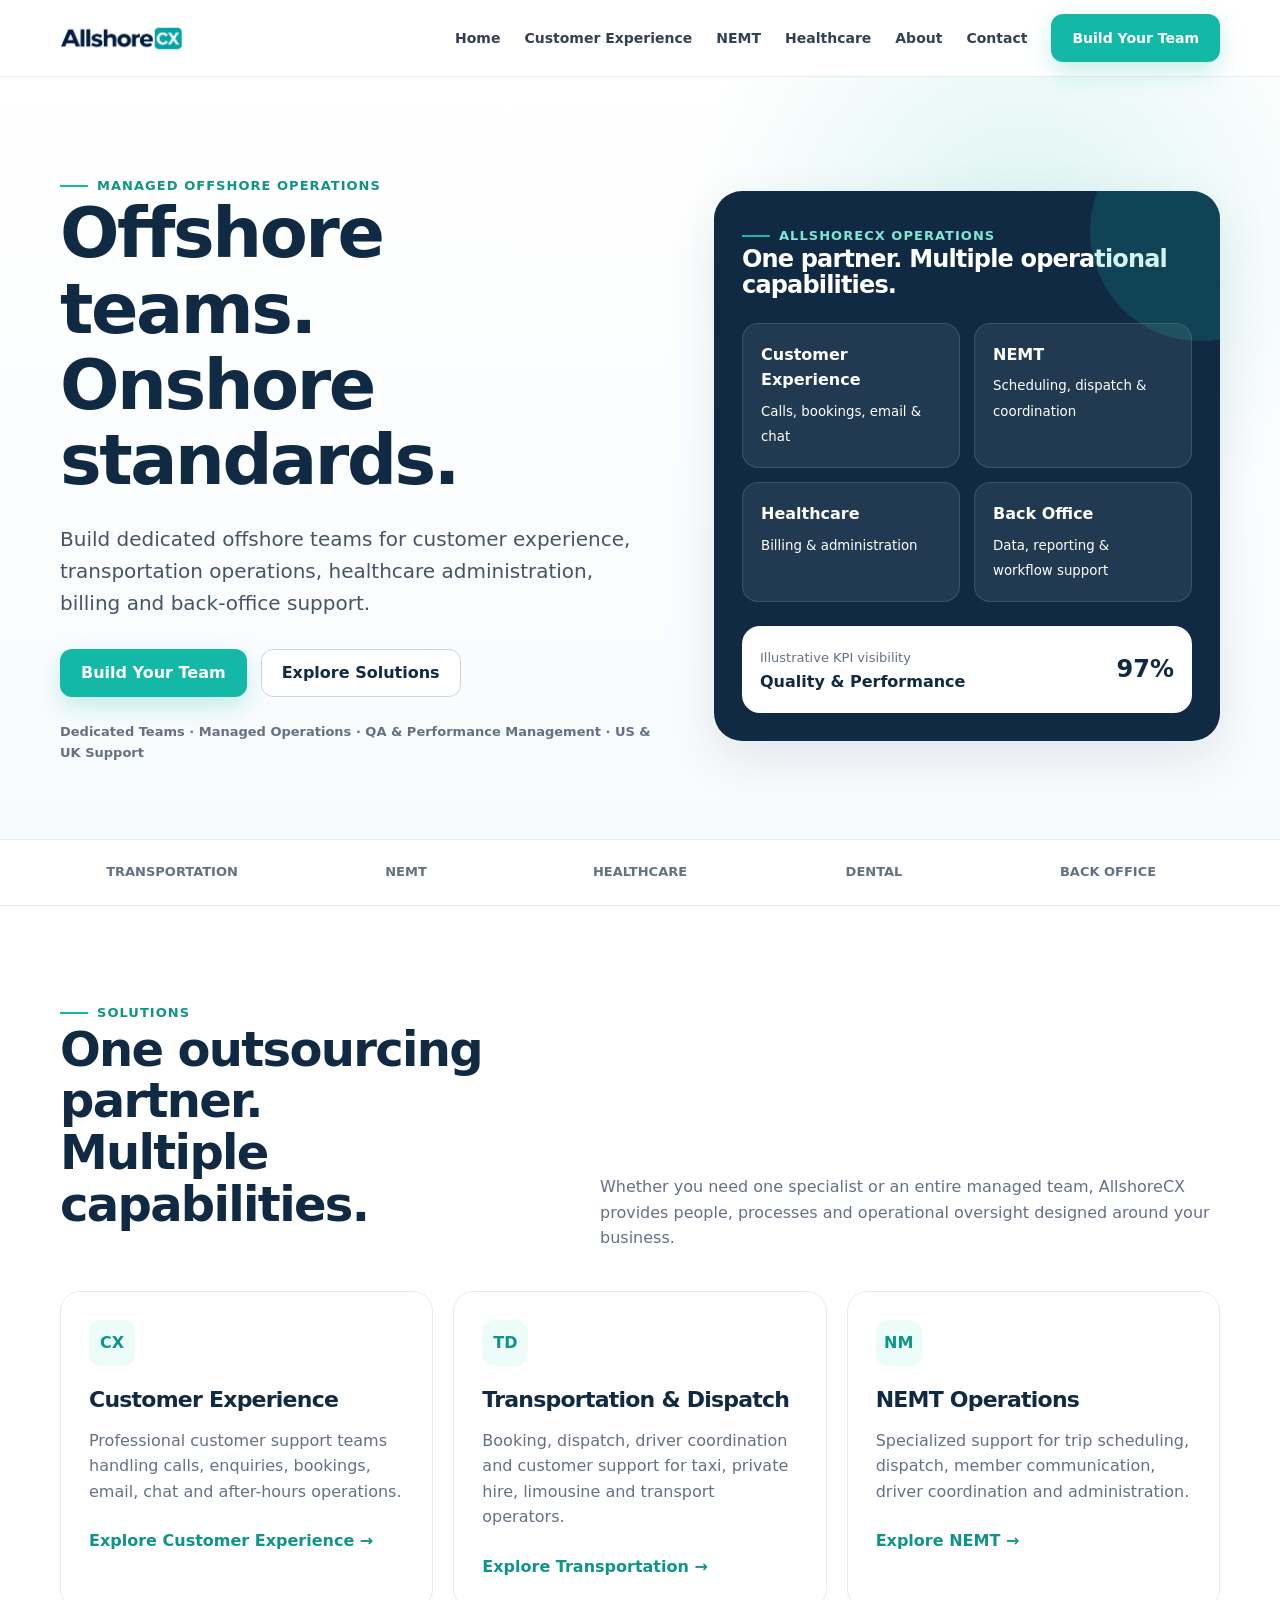
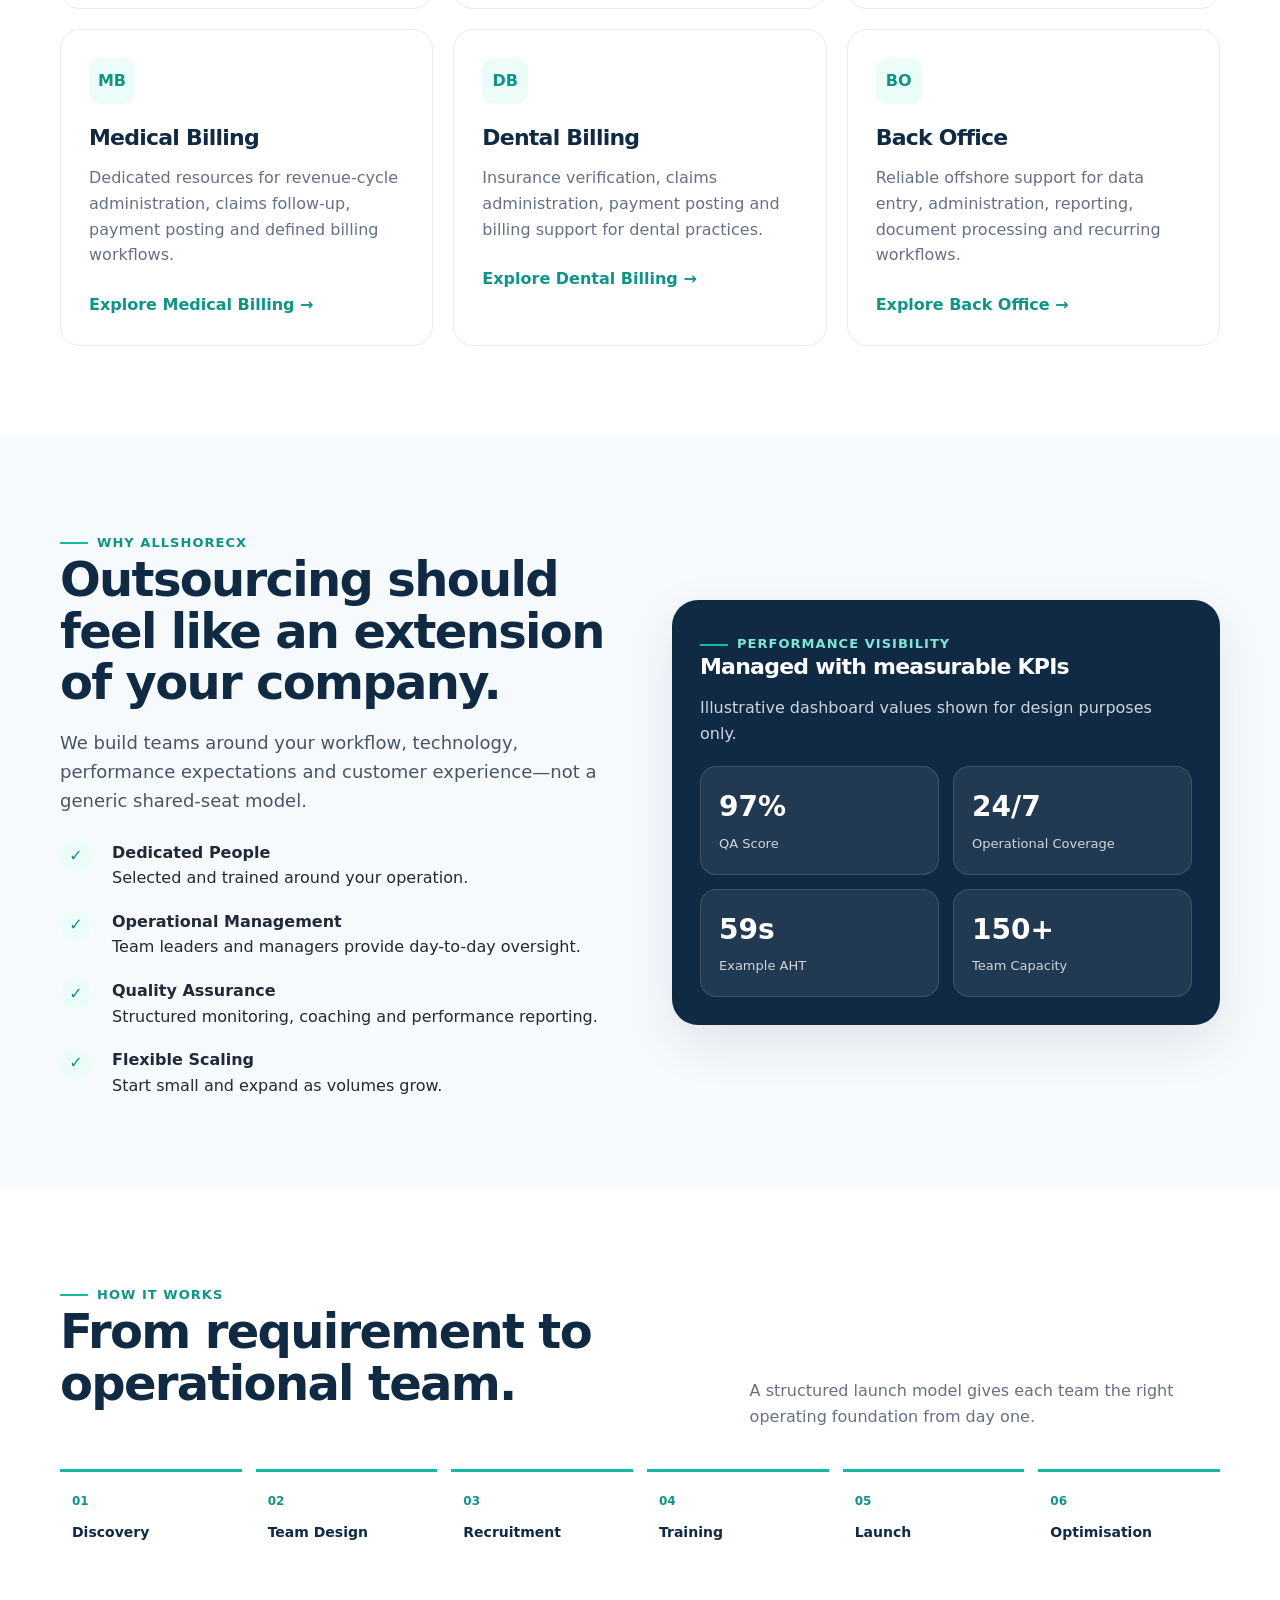
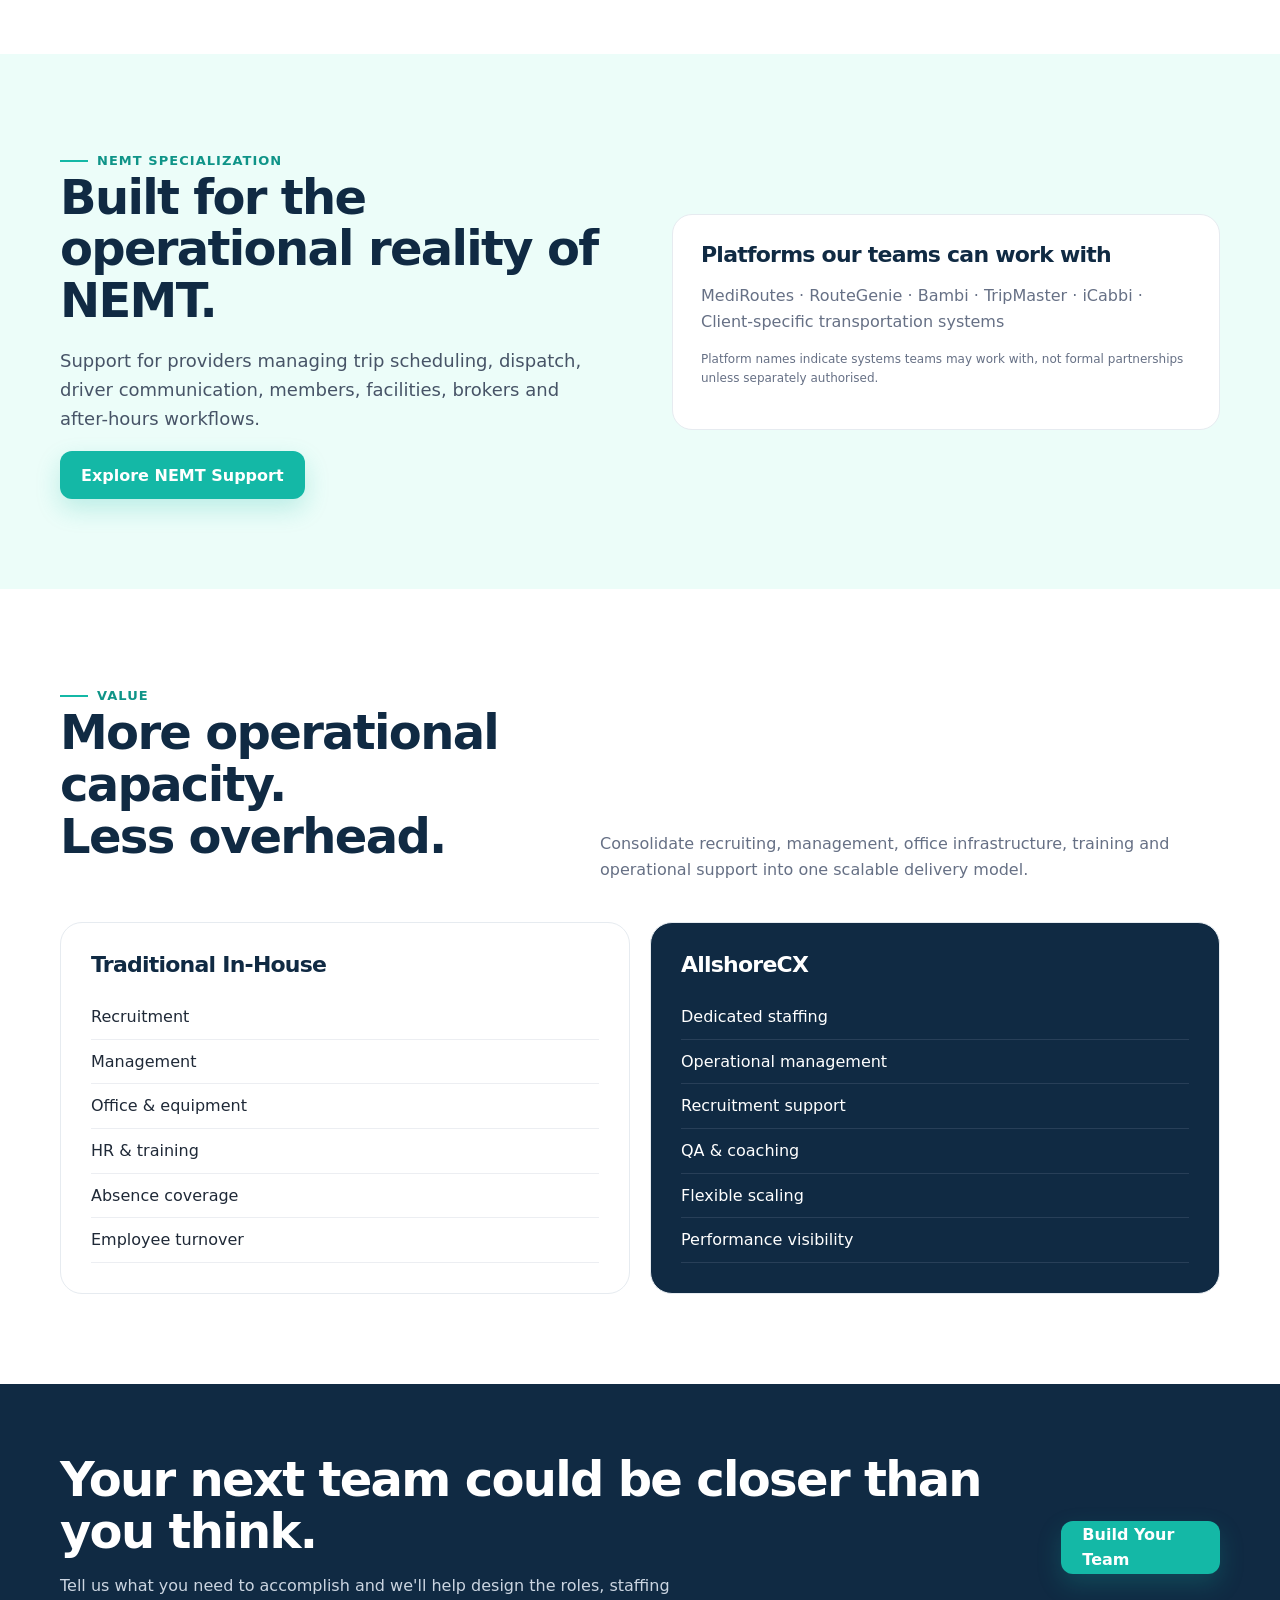
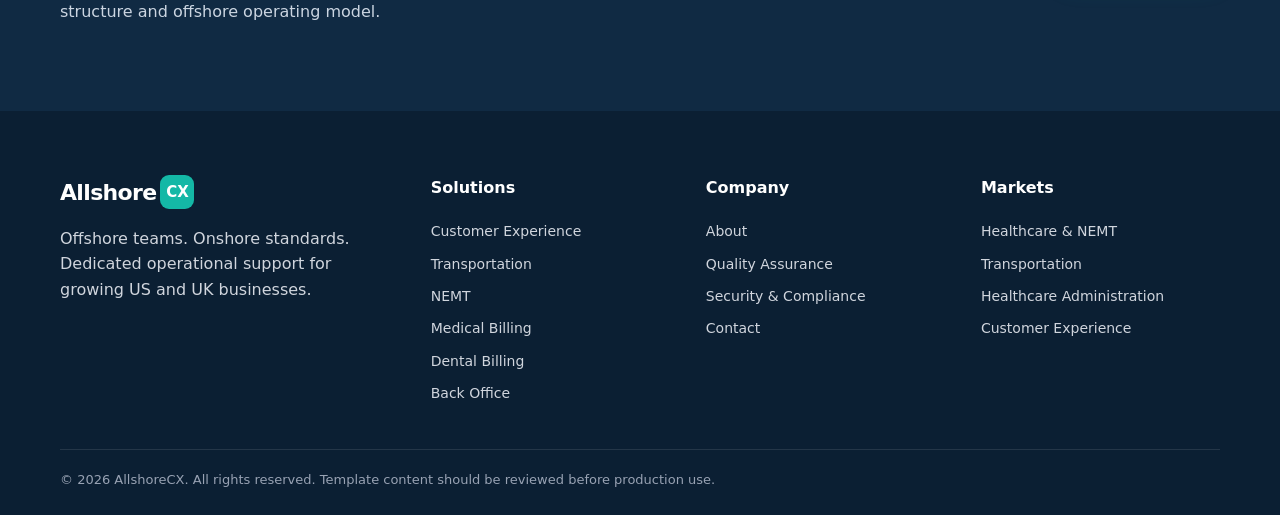
<file: index.html>
<!doctype html>
<html lang="en">
<head>
<meta charset="utf-8">
<meta name="viewport" content="width=device-width, initial-scale=1">
<title>Offshore Outsourcing & Dedicated Teams | AllshoreCX</title>
<meta name="description" content="Build dedicated offshore teams for customer experience, NEMT, transportation, healthcare billing and back-office operations with AllshoreCX.">
<link rel="stylesheet" href="style.css">
</head>
<body>

<header class="site-header">
  <div class="container nav">
    <a class="logo" href="index.html"><img src="logo.png" alt="AllshoreCX" class="logo-img"></a>
    <nav class="nav-links"><a href="index.html">Home</a>
<a href="customer-experience.html">Customer Experience</a>
<a href="nemt.html">NEMT</a>
<a href="medical-billing.html">Healthcare</a>
<a href="about.html">About</a>
<a href="contact.html">Contact</a><a class="btn btn-primary" href="contact.html">Build Your Team</a></nav>
    <button class="mobile-toggle" aria-label="Toggle navigation">☰</button>
  </div>
</header>


<main>
<section class="hero">
  <div class="container hero-grid">
    <div>
      <div class="eyebrow">Managed offshore operations</div>
      <h1>Offshore teams.<br>Onshore standards.</h1>
      <p class="lead">Build dedicated offshore teams for customer experience, transportation operations, healthcare administration, billing and back-office support.</p>
      <div class="hero-actions">
        <a class="btn btn-primary" href="contact.html">Build Your Team</a>
        <a class="btn btn-secondary" href="#solutions">Explore Solutions</a>
      </div>
      <div class="trust-line">Dedicated Teams · Managed Operations · QA & Performance Management · US & UK Support</div>
    </div>
    <div class="hero-card">
      <div class="eyebrow" style="color:#7FE6DA">ALLSHORECX OPERATIONS</div>
      <h3>One partner. Multiple operational capabilities.</h3>
      <div class="ops-grid">
        <div class="ops-box"><strong>Customer Experience</strong><small>Calls, bookings, email & chat</small></div>
        <div class="ops-box"><strong>NEMT</strong><small>Scheduling, dispatch & coordination</small></div>
        <div class="ops-box"><strong>Healthcare</strong><small>Billing & administration</small></div>
        <div class="ops-box"><strong>Back Office</strong><small>Data, reporting & workflow support</small></div>
      </div>
      <div class="metric"><div><span>Illustrative KPI visibility</span><br><strong>Quality & Performance</strong></div><b>97%</b></div>
    </div>
  </div>
</section>

<div class="logo-strip">
  <div class="container"><div>TRANSPORTATION</div><div>NEMT</div><div>HEALTHCARE</div><div>DENTAL</div><div>BACK OFFICE</div></div>
</div>

<section class="section" id="solutions">
  <div class="container">
    <div class="section-head"><div><div class="eyebrow">Solutions</div><h2>One outsourcing partner.<br>Multiple capabilities.</h2></div><p>Whether you need one specialist or an entire managed team, AllshoreCX provides people, processes and operational oversight designed around your business.</p></div>
    <div class="cards">
      <div class="card"><div class="icon">CX</div><h3>Customer Experience</h3><p>Professional customer support teams handling calls, enquiries, bookings, email, chat and after-hours operations.</p><a class="text-link" href="customer-experience.html">Explore Customer Experience →</a></div>
      <div class="card"><div class="icon">TD</div><h3>Transportation & Dispatch</h3><p>Booking, dispatch, driver coordination and customer support for taxi, private hire, limousine and transport operators.</p><a class="text-link" href="transportation.html">Explore Transportation →</a></div>
      <div class="card"><div class="icon">NM</div><h3>NEMT Operations</h3><p>Specialized support for trip scheduling, dispatch, member communication, driver coordination and administration.</p><a class="text-link" href="nemt.html">Explore NEMT →</a></div>
      <div class="card"><div class="icon">MB</div><h3>Medical Billing</h3><p>Dedicated resources for revenue-cycle administration, claims follow-up, payment posting and defined billing workflows.</p><a class="text-link" href="medical-billing.html">Explore Medical Billing →</a></div>
      <div class="card"><div class="icon">DB</div><h3>Dental Billing</h3><p>Insurance verification, claims administration, payment posting and billing support for dental practices.</p><a class="text-link" href="dental-billing.html">Explore Dental Billing →</a></div>
      <div class="card"><div class="icon">BO</div><h3>Back Office</h3><p>Reliable offshore support for data entry, administration, reporting, document processing and recurring workflows.</p><a class="text-link" href="back-office.html">Explore Back Office →</a></div>
    </div>
  </div>
</section>

<section class="section soft">
  <div class="container split">
    <div>
      <div class="eyebrow">Why AllshoreCX</div>
      <h2>Outsourcing should feel like an extension of your company.</h2>
      <p class="lead" style="font-size:18px">We build teams around your workflow, technology, performance expectations and customer experience—not a generic shared-seat model.</p>
      <div class="feature-list">
        <div class="feature"><div class="check">✓</div><div><strong>Dedicated People</strong><br><span>Selected and trained around your operation.</span></div></div>
        <div class="feature"><div class="check">✓</div><div><strong>Operational Management</strong><br><span>Team leaders and managers provide day-to-day oversight.</span></div></div>
        <div class="feature"><div class="check">✓</div><div><strong>Quality Assurance</strong><br><span>Structured monitoring, coaching and performance reporting.</span></div></div>
        <div class="feature"><div class="check">✓</div><div><strong>Flexible Scaling</strong><br><span>Start small and expand as volumes grow.</span></div></div>
      </div>
    </div>
    <div class="dashboard">
      <div class="eyebrow" style="color:#7FE6DA">Performance visibility</div>
      <h3>Managed with measurable KPIs</h3>
      <p style="color:#CBD5E1">Illustrative dashboard values shown for design purposes only.</p>
      <div class="kpis">
        <div class="kpi"><b>97%</b><span>QA Score</span></div>
        <div class="kpi"><b>24/7</b><span>Operational Coverage</span></div>
        <div class="kpi"><b>59s</b><span>Example AHT</span></div>
        <div class="kpi"><b>150+</b><span>Team Capacity</span></div>
      </div>
    </div>
  </div>
</section>

<section class="section">
  <div class="container">
    <div class="section-head"><div><div class="eyebrow">How it works</div><h2>From requirement to operational team.</h2></div><p>A structured launch model gives each team the right operating foundation from day one.</p></div>
    <div class="steps">
      <div class="step"><b>01</b><span>Discovery</span></div>
      <div class="step"><b>02</b><span>Team Design</span></div>
      <div class="step"><b>03</b><span>Recruitment</span></div>
      <div class="step"><b>04</b><span>Training</span></div>
      <div class="step"><b>05</b><span>Launch</span></div>
      <div class="step"><b>06</b><span>Optimisation</span></div>
    </div>
  </div>
</section>

<section class="section teal-soft">
  <div class="container split">
    <div>
      <div class="eyebrow">NEMT specialization</div>
      <h2>Built for the operational reality of NEMT.</h2>
      <p class="lead" style="font-size:18px">Support for providers managing trip scheduling, dispatch, driver communication, members, facilities, brokers and after-hours workflows.</p>
      <a class="btn btn-primary" href="nemt.html">Explore NEMT Support</a>
    </div>
    <div class="card" style="min-height:auto">
      <h3>Platforms our teams can work with</h3>
      <p>MediRoutes · RouteGenie · Bambi · TripMaster · iCabbi · Client-specific transportation systems</p>
      <p class="note">Platform names indicate systems teams may work with, not formal partnerships unless separately authorised.</p>
    </div>
  </div>
</section>

<section class="section">
  <div class="container">
    <div class="section-head"><div><div class="eyebrow">Value</div><h2>More operational capacity.<br>Less overhead.</h2></div><p>Consolidate recruiting, management, office infrastructure, training and operational support into one scalable delivery model.</p></div>
    <div class="compare">
      <div class="compare-box"><h3>Traditional In-House</h3><ul class="clean-list"><li>Recruitment</li><li>Management</li><li>Office & equipment</li><li>HR & training</li><li>Absence coverage</li><li>Employee turnover</li></ul></div>
      <div class="compare-box highlight"><h3>AllshoreCX</h3><ul class="clean-list"><li>Dedicated staffing</li><li>Operational management</li><li>Recruitment support</li><li>QA & coaching</li><li>Flexible scaling</li><li>Performance visibility</li></ul></div>
    </div>
  </div>
</section>

<section class="cta"><div class="container cta-inner"><div><h2>Your next team could be closer than you think.</h2><p>Tell us what you need to accomplish and we'll help design the roles, staffing structure and offshore operating model.</p></div><a class="btn btn-primary" href="contact.html">Build Your Team</a></div></section>
</main>


<footer>
  <div class="container">
    <div class="footer-grid">
      <div>
        <div class="logo" style="color:white;margin-bottom:14px">Allshore<span class="logo-tile">CX</span></div>
        <p style="max-width:340px">Offshore teams. Onshore standards. Dedicated operational support for growing US and UK businesses.</p>
      </div>
      <div>
        <h4>Solutions</h4>
        <a href="customer-experience.html">Customer Experience</a>
        <a href="transportation.html">Transportation</a>
        <a href="nemt.html">NEMT</a>
        <a href="medical-billing.html">Medical Billing</a>
        <a href="dental-billing.html">Dental Billing</a>
        <a href="back-office.html">Back Office</a>
      </div>
      <div>
        <h4>Company</h4>
        <a href="about.html">About</a>
        <a href="quality.html">Quality Assurance</a>
        <a href="security.html">Security & Compliance</a>
        <a href="contact.html">Contact</a>
      </div>
      <div>
        <h4>Markets</h4>
        <a href="nemt.html">Healthcare & NEMT</a>
        <a href="transportation.html">Transportation</a>
        <a href="medical-billing.html">Healthcare Administration</a>
        <a href="customer-experience.html">Customer Experience</a>
      </div>
    </div>
    <div class="copyright">© 2026 AllshoreCX. All rights reserved. Template content should be reviewed before production use.</div>
  </div>
</footer>
<script src="script.js"></script>

</body>
</html>
</file>
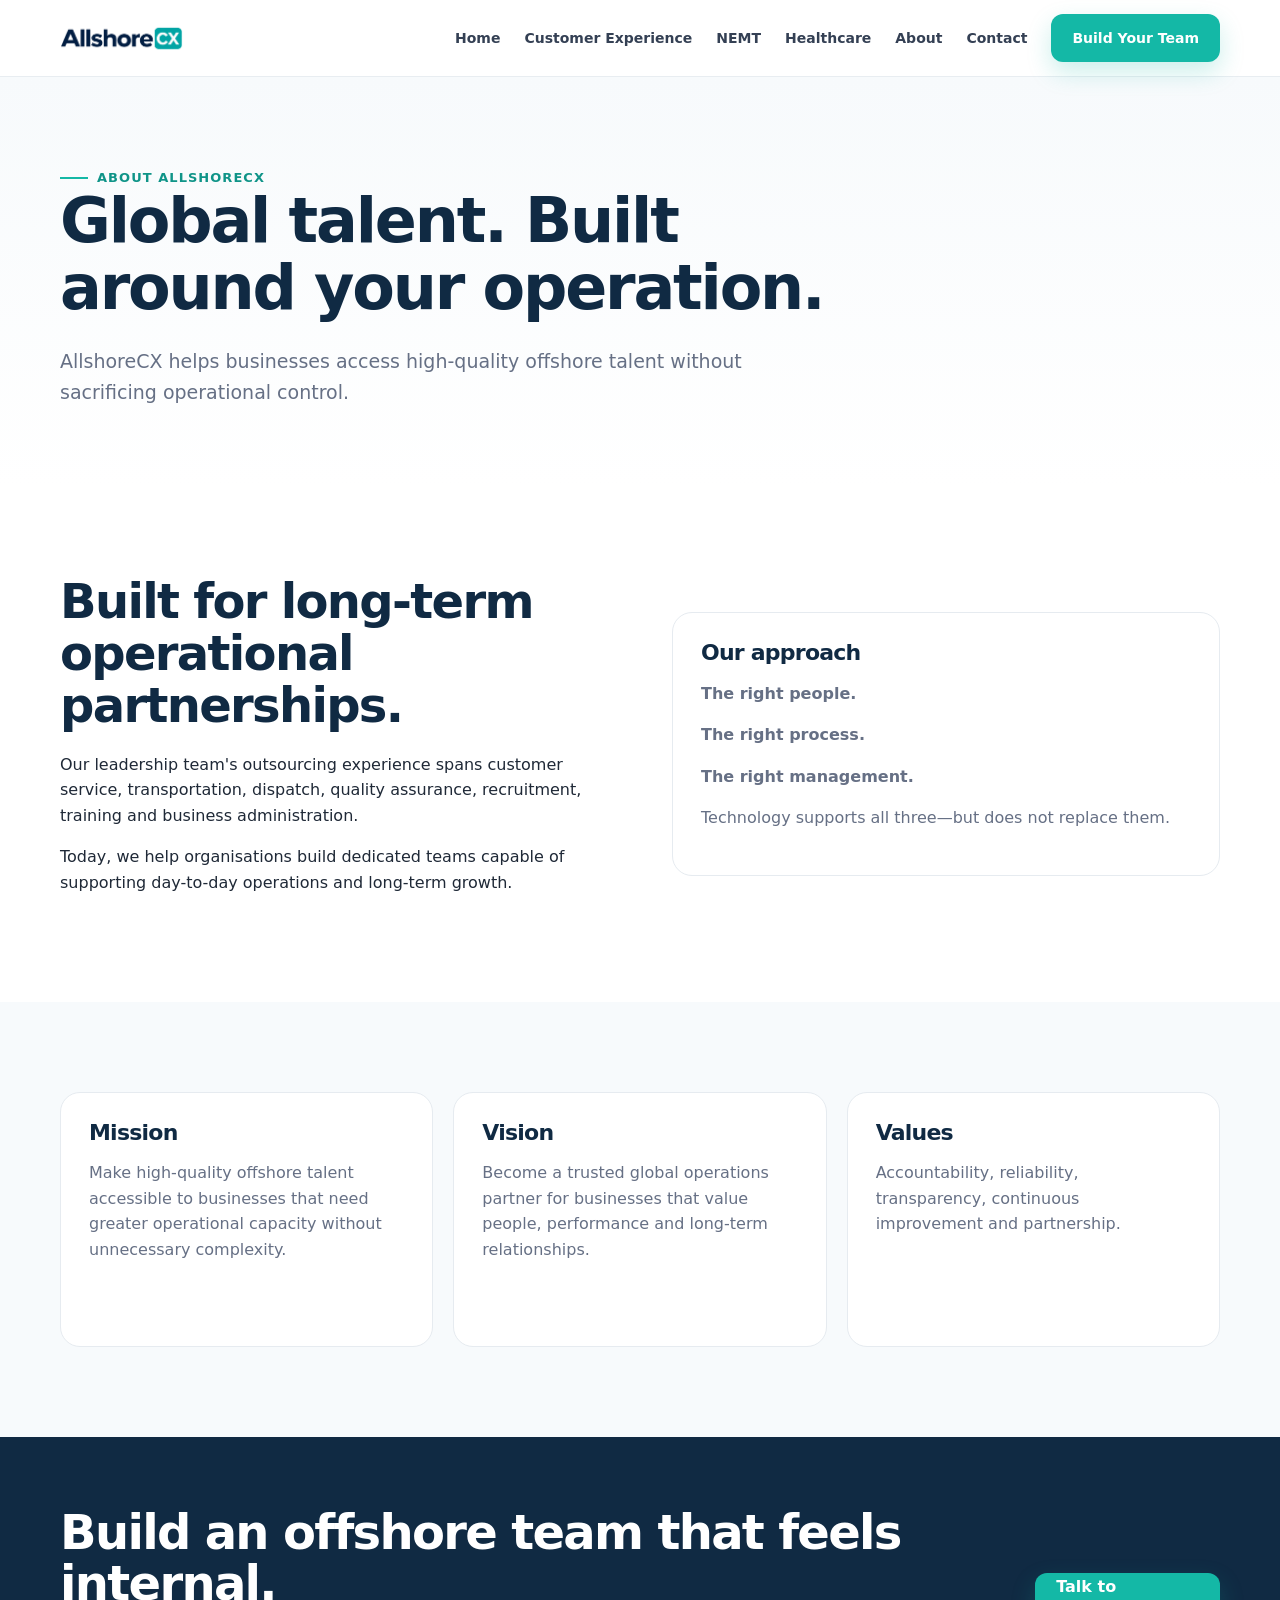
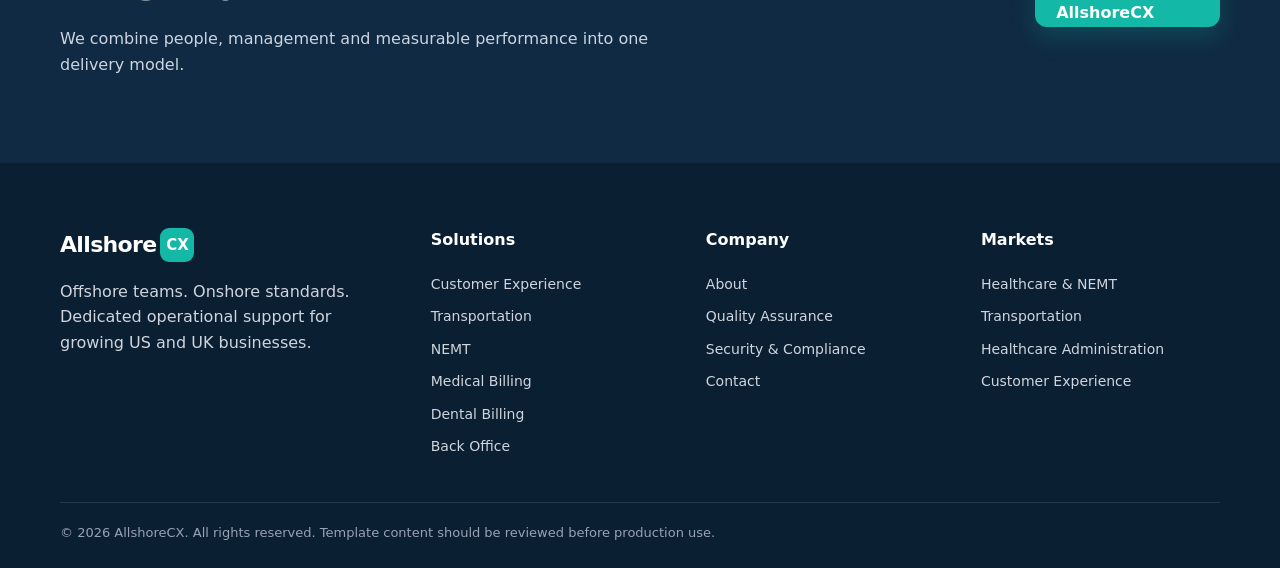
<file: about.html>
<!doctype html>
<html lang="en">
<head>
<meta charset="utf-8">
<meta name="viewport" content="width=device-width, initial-scale=1">
<title>About AllshoreCX | Global Offshore Operations</title>
<meta name="description" content="Learn about AllshoreCX and our managed offshore delivery model.">
<link rel="stylesheet" href="style.css">
</head>
<body>

<header class="site-header">
  <div class="container nav">
    <a class="logo" href="index.html"><img src="logo.png" alt="AllshoreCX" class="logo-img"></a>
    <nav class="nav-links"><a href="index.html">Home</a>
<a href="customer-experience.html">Customer Experience</a>
<a href="nemt.html">NEMT</a>
<a href="medical-billing.html">Healthcare</a>
<a href="about.html">About</a>
<a href="contact.html">Contact</a><a class="btn btn-primary" href="contact.html">Build Your Team</a></nav>
    <button class="mobile-toggle" aria-label="Toggle navigation">☰</button>
  </div>
</header>


<main>
<section class="page-hero"><div class="container"><div class="eyebrow">About AllshoreCX</div><h1>Global talent. Built around your operation.</h1><p>AllshoreCX helps businesses access high-quality offshore talent without sacrificing operational control.</p></div></section>
<section class="section"><div class="container split">
  <div><h2>Built for long-term operational partnerships.</h2><p>Our leadership team's outsourcing experience spans customer service, transportation, dispatch, quality assurance, recruitment, training and business administration.</p><p>Today, we help organisations build dedicated teams capable of supporting day-to-day operations and long-term growth.</p></div>
  <div class="card" style="min-height:auto"><h3>Our approach</h3><p><strong>The right people.</strong></p><p><strong>The right process.</strong></p><p><strong>The right management.</strong></p><p>Technology supports all three—but does not replace them.</p></div>
</div></section>
<section class="section soft"><div class="container cards">
  <div class="card"><h3>Mission</h3><p>Make high-quality offshore talent accessible to businesses that need greater operational capacity without unnecessary complexity.</p></div>
  <div class="card"><h3>Vision</h3><p>Become a trusted global operations partner for businesses that value people, performance and long-term relationships.</p></div>
  <div class="card"><h3>Values</h3><p>Accountability, reliability, transparency, continuous improvement and partnership.</p></div>
</div></section>
<section class="cta"><div class="container cta-inner"><div><h2>Build an offshore team that feels internal.</h2><p>We combine people, management and measurable performance into one delivery model.</p></div><a class="btn btn-primary" href="contact.html">Talk to AllshoreCX</a></div></section>
</main>


<footer>
  <div class="container">
    <div class="footer-grid">
      <div>
        <div class="logo" style="color:white;margin-bottom:14px">Allshore<span class="logo-tile">CX</span></div>
        <p style="max-width:340px">Offshore teams. Onshore standards. Dedicated operational support for growing US and UK businesses.</p>
      </div>
      <div>
        <h4>Solutions</h4>
        <a href="customer-experience.html">Customer Experience</a>
        <a href="transportation.html">Transportation</a>
        <a href="nemt.html">NEMT</a>
        <a href="medical-billing.html">Medical Billing</a>
        <a href="dental-billing.html">Dental Billing</a>
        <a href="back-office.html">Back Office</a>
      </div>
      <div>
        <h4>Company</h4>
        <a href="about.html">About</a>
        <a href="quality.html">Quality Assurance</a>
        <a href="security.html">Security & Compliance</a>
        <a href="contact.html">Contact</a>
      </div>
      <div>
        <h4>Markets</h4>
        <a href="nemt.html">Healthcare & NEMT</a>
        <a href="transportation.html">Transportation</a>
        <a href="medical-billing.html">Healthcare Administration</a>
        <a href="customer-experience.html">Customer Experience</a>
      </div>
    </div>
    <div class="copyright">© 2026 AllshoreCX. All rights reserved. Template content should be reviewed before production use.</div>
  </div>
</footer>
<script src="script.js"></script>

</body>
</html>
</file>
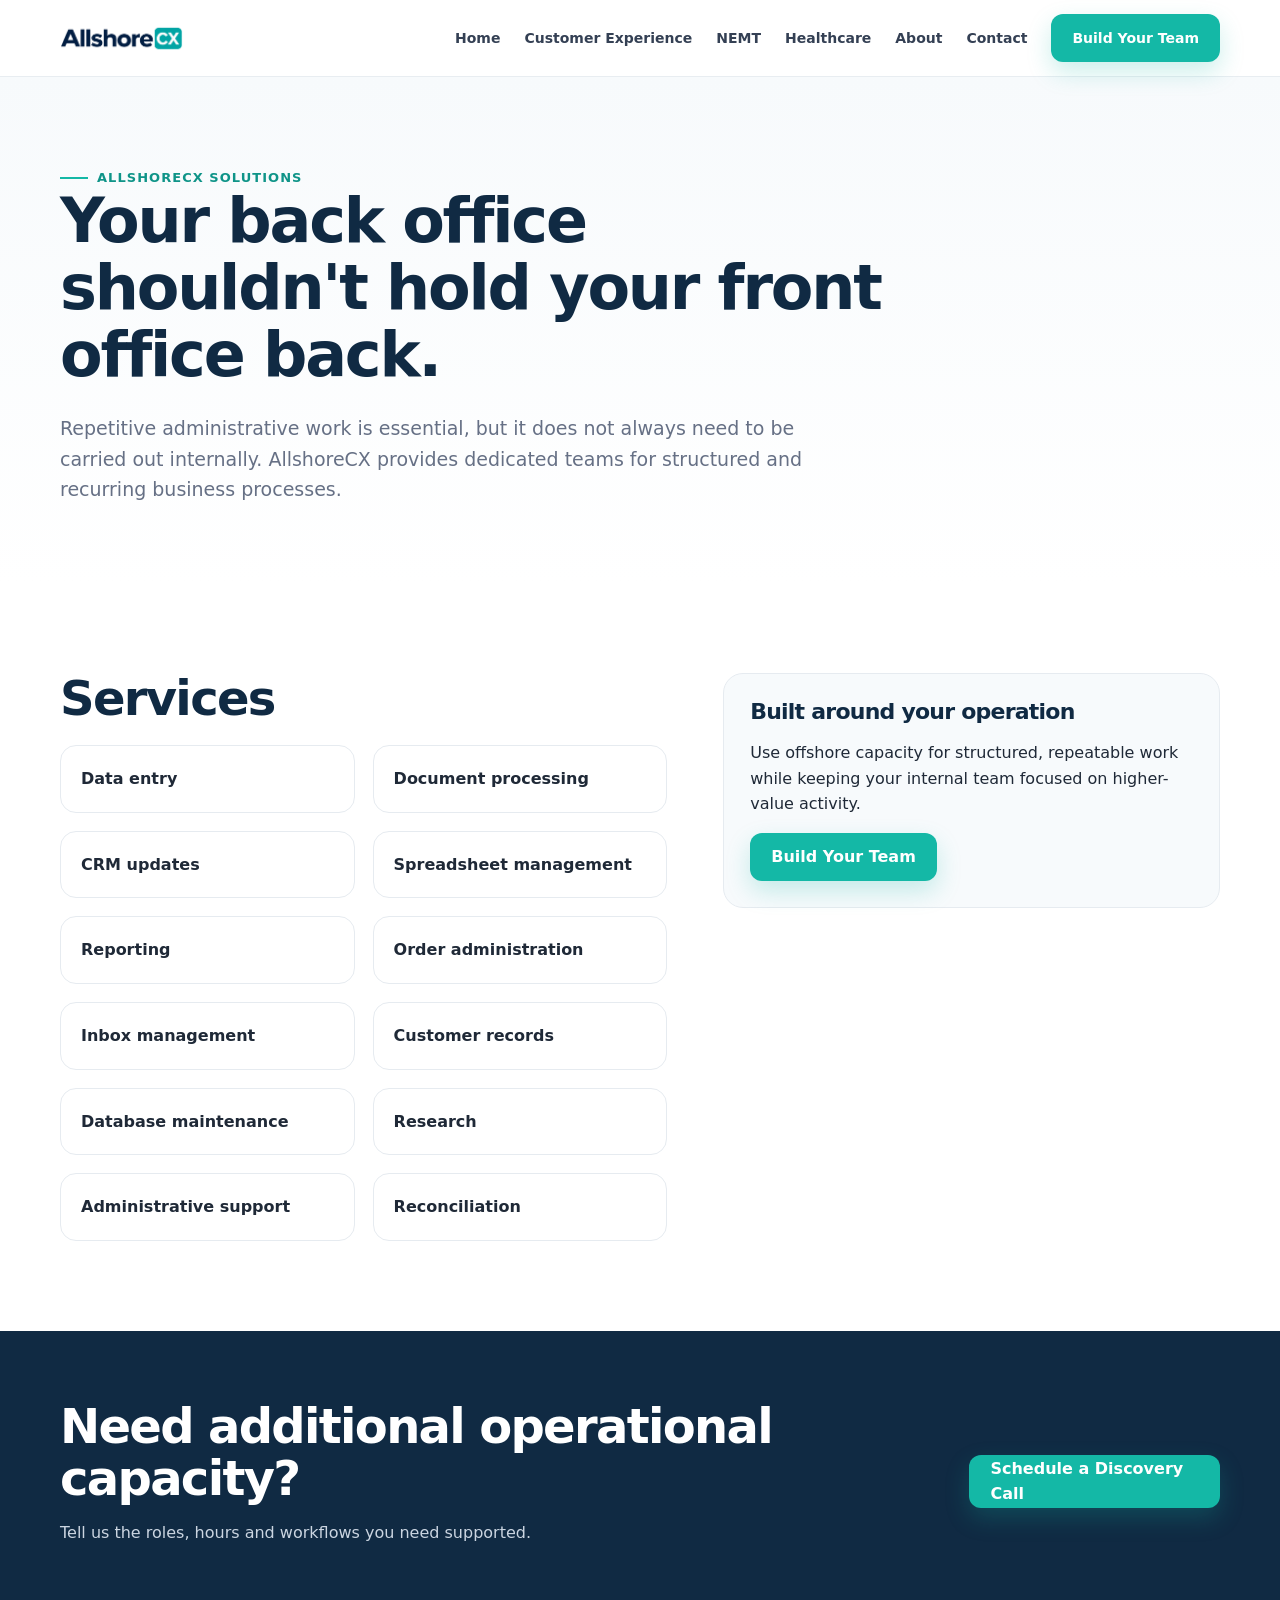
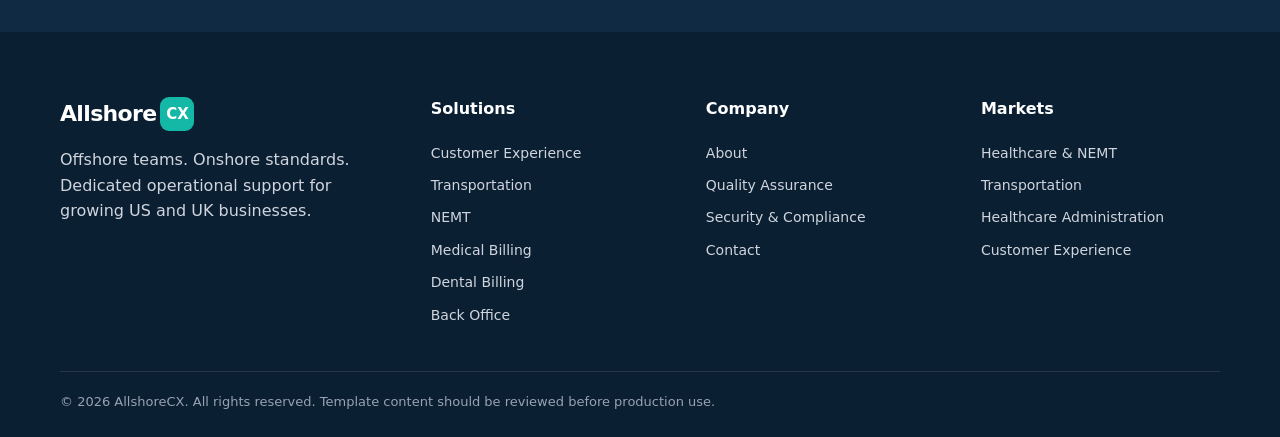
<file: back-office.html>
<!doctype html>
<html lang="en">
<head>
<meta charset="utf-8">
<meta name="viewport" content="width=device-width, initial-scale=1">
<title>Back Office Outsourcing Services | AllshoreCX</title>
<meta name="description" content="Repetitive administrative work is essential, but it does not always need to be carried out internally. AllshoreCX provides dedicated teams for structured and recurring business processes.">
<link rel="stylesheet" href="style.css">
</head>
<body>

<header class="site-header">
  <div class="container nav">
    <a class="logo" href="index.html"><img src="logo.png" alt="AllshoreCX" class="logo-img"></a>
    <nav class="nav-links"><a href="index.html">Home</a>
<a href="customer-experience.html">Customer Experience</a>
<a href="nemt.html">NEMT</a>
<a href="medical-billing.html">Healthcare</a>
<a href="about.html">About</a>
<a href="contact.html">Contact</a><a class="btn btn-primary" href="contact.html">Build Your Team</a></nav>
    <button class="mobile-toggle" aria-label="Toggle navigation">☰</button>
  </div>
</header>


<main>
<section class="page-hero"><div class="container"><div class="eyebrow">AllshoreCX Solutions</div><h1>Your back office shouldn't hold your front office back.</h1><p>Repetitive administrative work is essential, but it does not always need to be carried out internally. AllshoreCX provides dedicated teams for structured and recurring business processes.</p></div></section>
<section class="section"><div class="container content-grid">
  <div><h2>Services</h2><div class="service-grid"><div class="service-item"><strong>Data entry</strong></div><div class="service-item"><strong>Document processing</strong></div><div class="service-item"><strong>CRM updates</strong></div><div class="service-item"><strong>Spreadsheet management</strong></div><div class="service-item"><strong>Reporting</strong></div><div class="service-item"><strong>Order administration</strong></div><div class="service-item"><strong>Inbox management</strong></div><div class="service-item"><strong>Customer records</strong></div><div class="service-item"><strong>Database maintenance</strong></div><div class="service-item"><strong>Research</strong></div><div class="service-item"><strong>Administrative support</strong></div><div class="service-item"><strong>Reconciliation</strong></div></div></div>
  <aside class="side-card"><h3>Built around your operation</h3><p>Use offshore capacity for structured, repeatable work while keeping your internal team focused on higher-value activity.</p><a class="btn btn-primary" href="contact.html">Build Your Team</a></aside>
</div></section>
<section class="cta"><div class="container cta-inner"><div><h2>Need additional operational capacity?</h2><p>Tell us the roles, hours and workflows you need supported.</p></div><a class="btn btn-primary" href="contact.html">Schedule a Discovery Call</a></div></section>
</main>

<footer>
  <div class="container">
    <div class="footer-grid">
      <div>
        <div class="logo" style="color:white;margin-bottom:14px">Allshore<span class="logo-tile">CX</span></div>
        <p style="max-width:340px">Offshore teams. Onshore standards. Dedicated operational support for growing US and UK businesses.</p>
      </div>
      <div>
        <h4>Solutions</h4>
        <a href="customer-experience.html">Customer Experience</a>
        <a href="transportation.html">Transportation</a>
        <a href="nemt.html">NEMT</a>
        <a href="medical-billing.html">Medical Billing</a>
        <a href="dental-billing.html">Dental Billing</a>
        <a href="back-office.html">Back Office</a>
      </div>
      <div>
        <h4>Company</h4>
        <a href="about.html">About</a>
        <a href="quality.html">Quality Assurance</a>
        <a href="security.html">Security & Compliance</a>
        <a href="contact.html">Contact</a>
      </div>
      <div>
        <h4>Markets</h4>
        <a href="nemt.html">Healthcare & NEMT</a>
        <a href="transportation.html">Transportation</a>
        <a href="medical-billing.html">Healthcare Administration</a>
        <a href="customer-experience.html">Customer Experience</a>
      </div>
    </div>
    <div class="copyright">© 2026 AllshoreCX. All rights reserved. Template content should be reviewed before production use.</div>
  </div>
</footer>
<script src="script.js"></script>

</body>
</html>
</file>
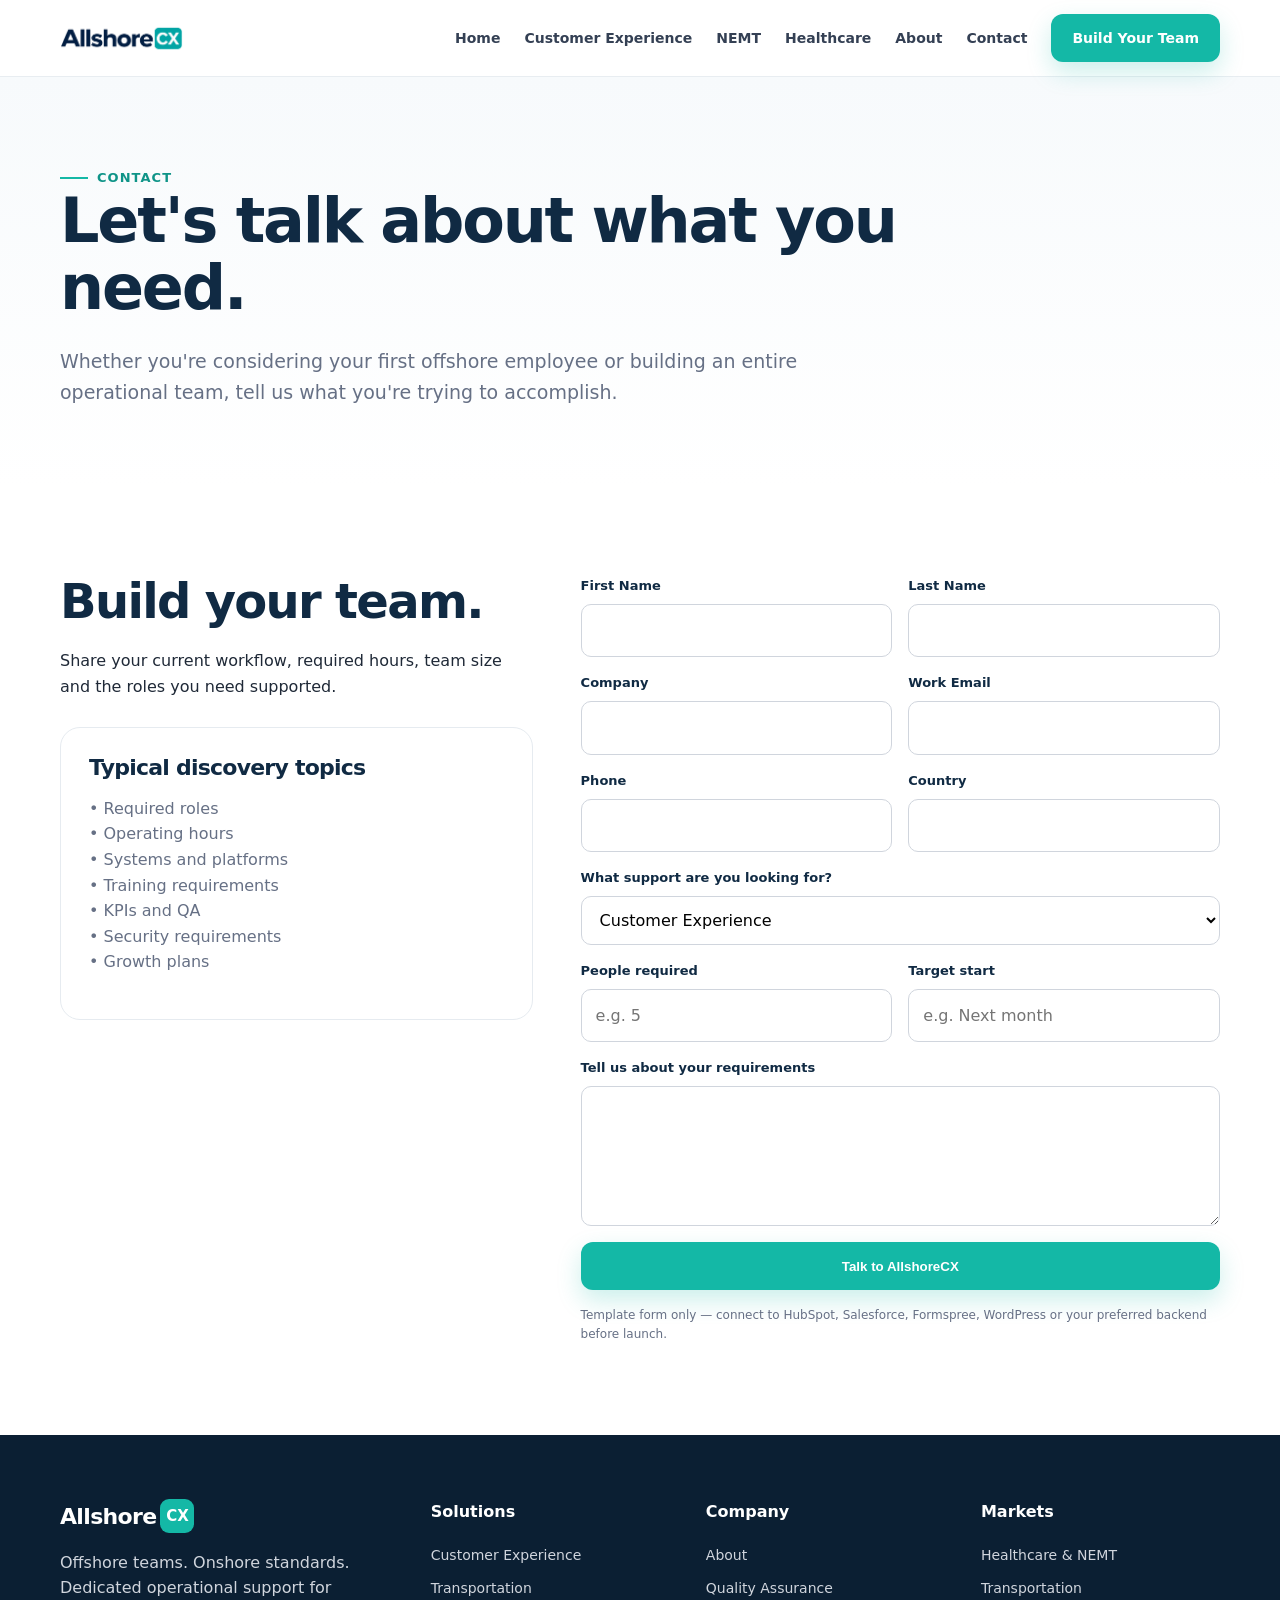
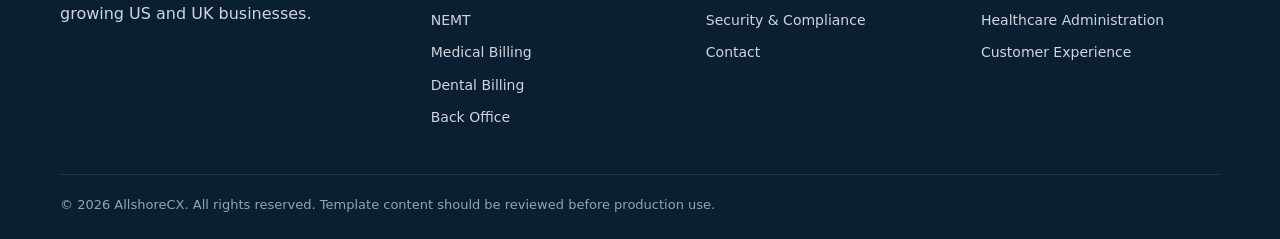
<file: contact.html>
<!doctype html>
<html lang="en">
<head>
<meta charset="utf-8">
<meta name="viewport" content="width=device-width, initial-scale=1">
<title>Contact AllshoreCX | Build Your Offshore Team</title>
<meta name="description" content="Talk to AllshoreCX about building a dedicated offshore team.">
<link rel="stylesheet" href="style.css">
</head>
<body>

<header class="site-header">
  <div class="container nav">
    <a class="logo" href="index.html"><img src="logo.png" alt="AllshoreCX" class="logo-img"></a>
    <nav class="nav-links"><a href="index.html">Home</a>
<a href="customer-experience.html">Customer Experience</a>
<a href="nemt.html">NEMT</a>
<a href="medical-billing.html">Healthcare</a>
<a href="about.html">About</a>
<a href="contact.html">Contact</a><a class="btn btn-primary" href="contact.html">Build Your Team</a></nav>
    <button class="mobile-toggle" aria-label="Toggle navigation">☰</button>
  </div>
</header>


<main>
<section class="page-hero"><div class="container"><div class="eyebrow">Contact</div><h1>Let's talk about what you need.</h1><p>Whether you're considering your first offshore employee or building an entire operational team, tell us what you're trying to accomplish.</p></div></section>
<section class="section"><div class="container contact-wrap">
  <div>
    <h2>Build your team.</h2>
    <p>Share your current workflow, required hours, team size and the roles you need supported.</p>
    <div class="card" style="min-height:auto;margin-top:28px">
      <h3>Typical discovery topics</h3>
      <p>• Required roles<br>• Operating hours<br>• Systems and platforms<br>• Training requirements<br>• KPIs and QA<br>• Security requirements<br>• Growth plans</p>
    </div>
  </div>
  <div>
    <form onsubmit="event.preventDefault();alert('Template form only. Connect this form to your CRM, email service, or backend before launch.');">
      <div class="field"><label>First Name</label><input required></div>
      <div class="field"><label>Last Name</label><input required></div>
      <div class="field"><label>Company</label><input></div>
      <div class="field"><label>Work Email</label><input type="email" required></div>
      <div class="field"><label>Phone</label><input></div>
      <div class="field"><label>Country</label><input></div>
      <div class="field full"><label>What support are you looking for?</label><select><option>Customer Experience</option><option>Transportation & Dispatch</option><option>NEMT Operations</option><option>Medical Billing</option><option>Dental Billing</option><option>Back Office</option><option>Other</option></select></div>
      <div class="field"><label>People required</label><input placeholder="e.g. 5"></div>
      <div class="field"><label>Target start</label><input placeholder="e.g. Next month"></div>
      <div class="field full"><label>Tell us about your requirements</label><textarea></textarea></div>
      <div class="field full"><button class="btn btn-primary" type="submit">Talk to AllshoreCX</button></div>
      <div class="field full"><span class="note">Template form only — connect to HubSpot, Salesforce, Formspree, WordPress or your preferred backend before launch.</span></div>
    </form>
  </div>
</div></section>
</main>


<footer>
  <div class="container">
    <div class="footer-grid">
      <div>
        <div class="logo" style="color:white;margin-bottom:14px">Allshore<span class="logo-tile">CX</span></div>
        <p style="max-width:340px">Offshore teams. Onshore standards. Dedicated operational support for growing US and UK businesses.</p>
      </div>
      <div>
        <h4>Solutions</h4>
        <a href="customer-experience.html">Customer Experience</a>
        <a href="transportation.html">Transportation</a>
        <a href="nemt.html">NEMT</a>
        <a href="medical-billing.html">Medical Billing</a>
        <a href="dental-billing.html">Dental Billing</a>
        <a href="back-office.html">Back Office</a>
      </div>
      <div>
        <h4>Company</h4>
        <a href="about.html">About</a>
        <a href="quality.html">Quality Assurance</a>
        <a href="security.html">Security & Compliance</a>
        <a href="contact.html">Contact</a>
      </div>
      <div>
        <h4>Markets</h4>
        <a href="nemt.html">Healthcare & NEMT</a>
        <a href="transportation.html">Transportation</a>
        <a href="medical-billing.html">Healthcare Administration</a>
        <a href="customer-experience.html">Customer Experience</a>
      </div>
    </div>
    <div class="copyright">© 2026 AllshoreCX. All rights reserved. Template content should be reviewed before production use.</div>
  </div>
</footer>
<script src="script.js"></script>

</body>
</html>
</file>
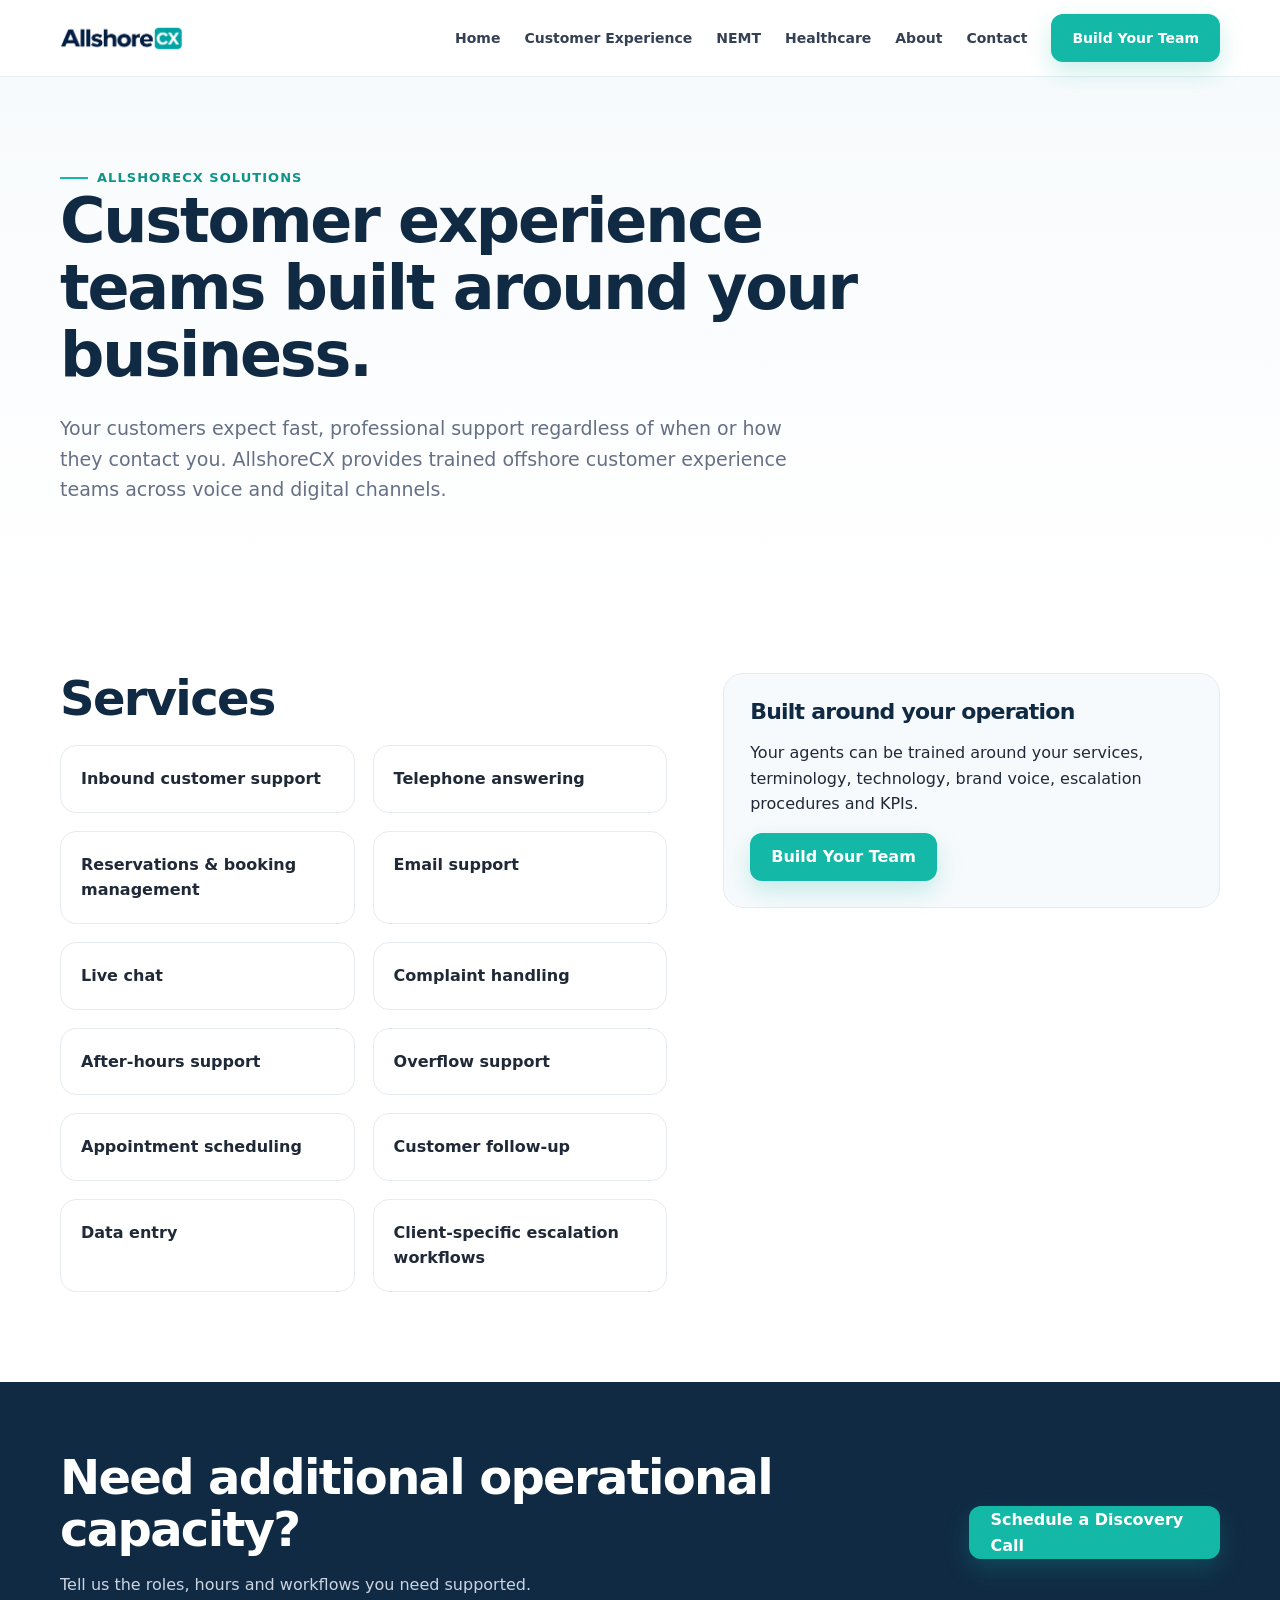
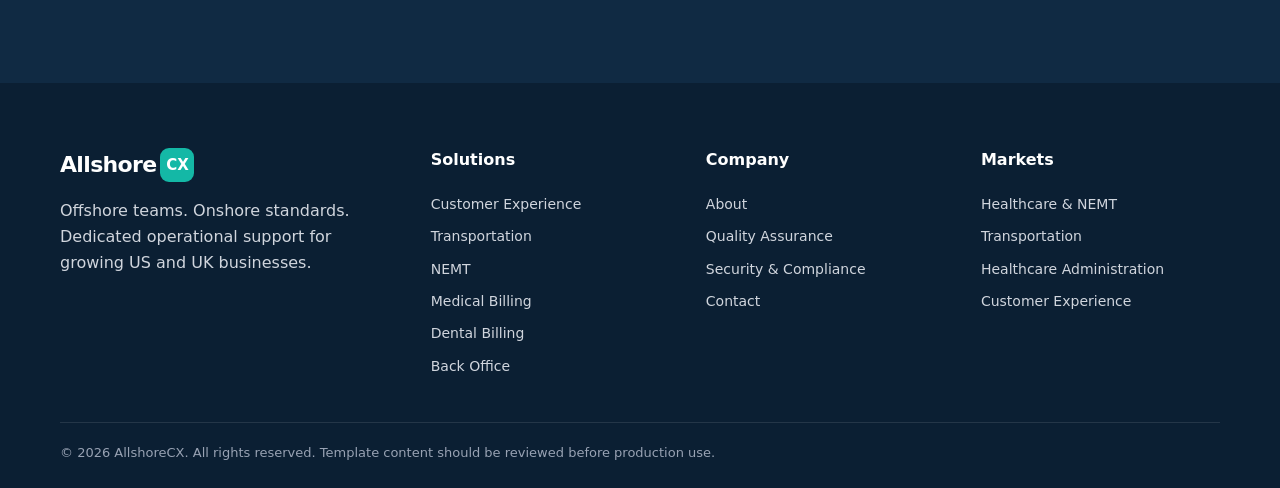
<file: customer-experience.html>
<!doctype html>
<html lang="en">
<head>
<meta charset="utf-8">
<meta name="viewport" content="width=device-width, initial-scale=1">
<title>Customer Service Outsourcing | AllshoreCX</title>
<meta name="description" content="Your customers expect fast, professional support regardless of when or how they contact you. AllshoreCX provides trained offshore customer experience teams across voice and digital channels.">
<link rel="stylesheet" href="style.css">
</head>
<body>

<header class="site-header">
  <div class="container nav">
    <a class="logo" href="index.html"><img src="logo.png" alt="AllshoreCX" class="logo-img"></a>
    <nav class="nav-links"><a href="index.html">Home</a>
<a href="customer-experience.html">Customer Experience</a>
<a href="nemt.html">NEMT</a>
<a href="medical-billing.html">Healthcare</a>
<a href="about.html">About</a>
<a href="contact.html">Contact</a><a class="btn btn-primary" href="contact.html">Build Your Team</a></nav>
    <button class="mobile-toggle" aria-label="Toggle navigation">☰</button>
  </div>
</header>


<main>
<section class="page-hero"><div class="container"><div class="eyebrow">AllshoreCX Solutions</div><h1>Customer experience teams built around your business.</h1><p>Your customers expect fast, professional support regardless of when or how they contact you. AllshoreCX provides trained offshore customer experience teams across voice and digital channels.</p></div></section>
<section class="section"><div class="container content-grid">
  <div><h2>Services</h2><div class="service-grid"><div class="service-item"><strong>Inbound customer support</strong></div><div class="service-item"><strong>Telephone answering</strong></div><div class="service-item"><strong>Reservations & booking management</strong></div><div class="service-item"><strong>Email support</strong></div><div class="service-item"><strong>Live chat</strong></div><div class="service-item"><strong>Complaint handling</strong></div><div class="service-item"><strong>After-hours support</strong></div><div class="service-item"><strong>Overflow support</strong></div><div class="service-item"><strong>Appointment scheduling</strong></div><div class="service-item"><strong>Customer follow-up</strong></div><div class="service-item"><strong>Data entry</strong></div><div class="service-item"><strong>Client-specific escalation workflows</strong></div></div></div>
  <aside class="side-card"><h3>Built around your operation</h3><p>Your agents can be trained around your services, terminology, technology, brand voice, escalation procedures and KPIs.</p><a class="btn btn-primary" href="contact.html">Build Your Team</a></aside>
</div></section>
<section class="cta"><div class="container cta-inner"><div><h2>Need additional operational capacity?</h2><p>Tell us the roles, hours and workflows you need supported.</p></div><a class="btn btn-primary" href="contact.html">Schedule a Discovery Call</a></div></section>
</main>

<footer>
  <div class="container">
    <div class="footer-grid">
      <div>
        <div class="logo" style="color:white;margin-bottom:14px">Allshore<span class="logo-tile">CX</span></div>
        <p style="max-width:340px">Offshore teams. Onshore standards. Dedicated operational support for growing US and UK businesses.</p>
      </div>
      <div>
        <h4>Solutions</h4>
        <a href="customer-experience.html">Customer Experience</a>
        <a href="transportation.html">Transportation</a>
        <a href="nemt.html">NEMT</a>
        <a href="medical-billing.html">Medical Billing</a>
        <a href="dental-billing.html">Dental Billing</a>
        <a href="back-office.html">Back Office</a>
      </div>
      <div>
        <h4>Company</h4>
        <a href="about.html">About</a>
        <a href="quality.html">Quality Assurance</a>
        <a href="security.html">Security & Compliance</a>
        <a href="contact.html">Contact</a>
      </div>
      <div>
        <h4>Markets</h4>
        <a href="nemt.html">Healthcare & NEMT</a>
        <a href="transportation.html">Transportation</a>
        <a href="medical-billing.html">Healthcare Administration</a>
        <a href="customer-experience.html">Customer Experience</a>
      </div>
    </div>
    <div class="copyright">© 2026 AllshoreCX. All rights reserved. Template content should be reviewed before production use.</div>
  </div>
</footer>
<script src="script.js"></script>

</body>
</html>
</file>
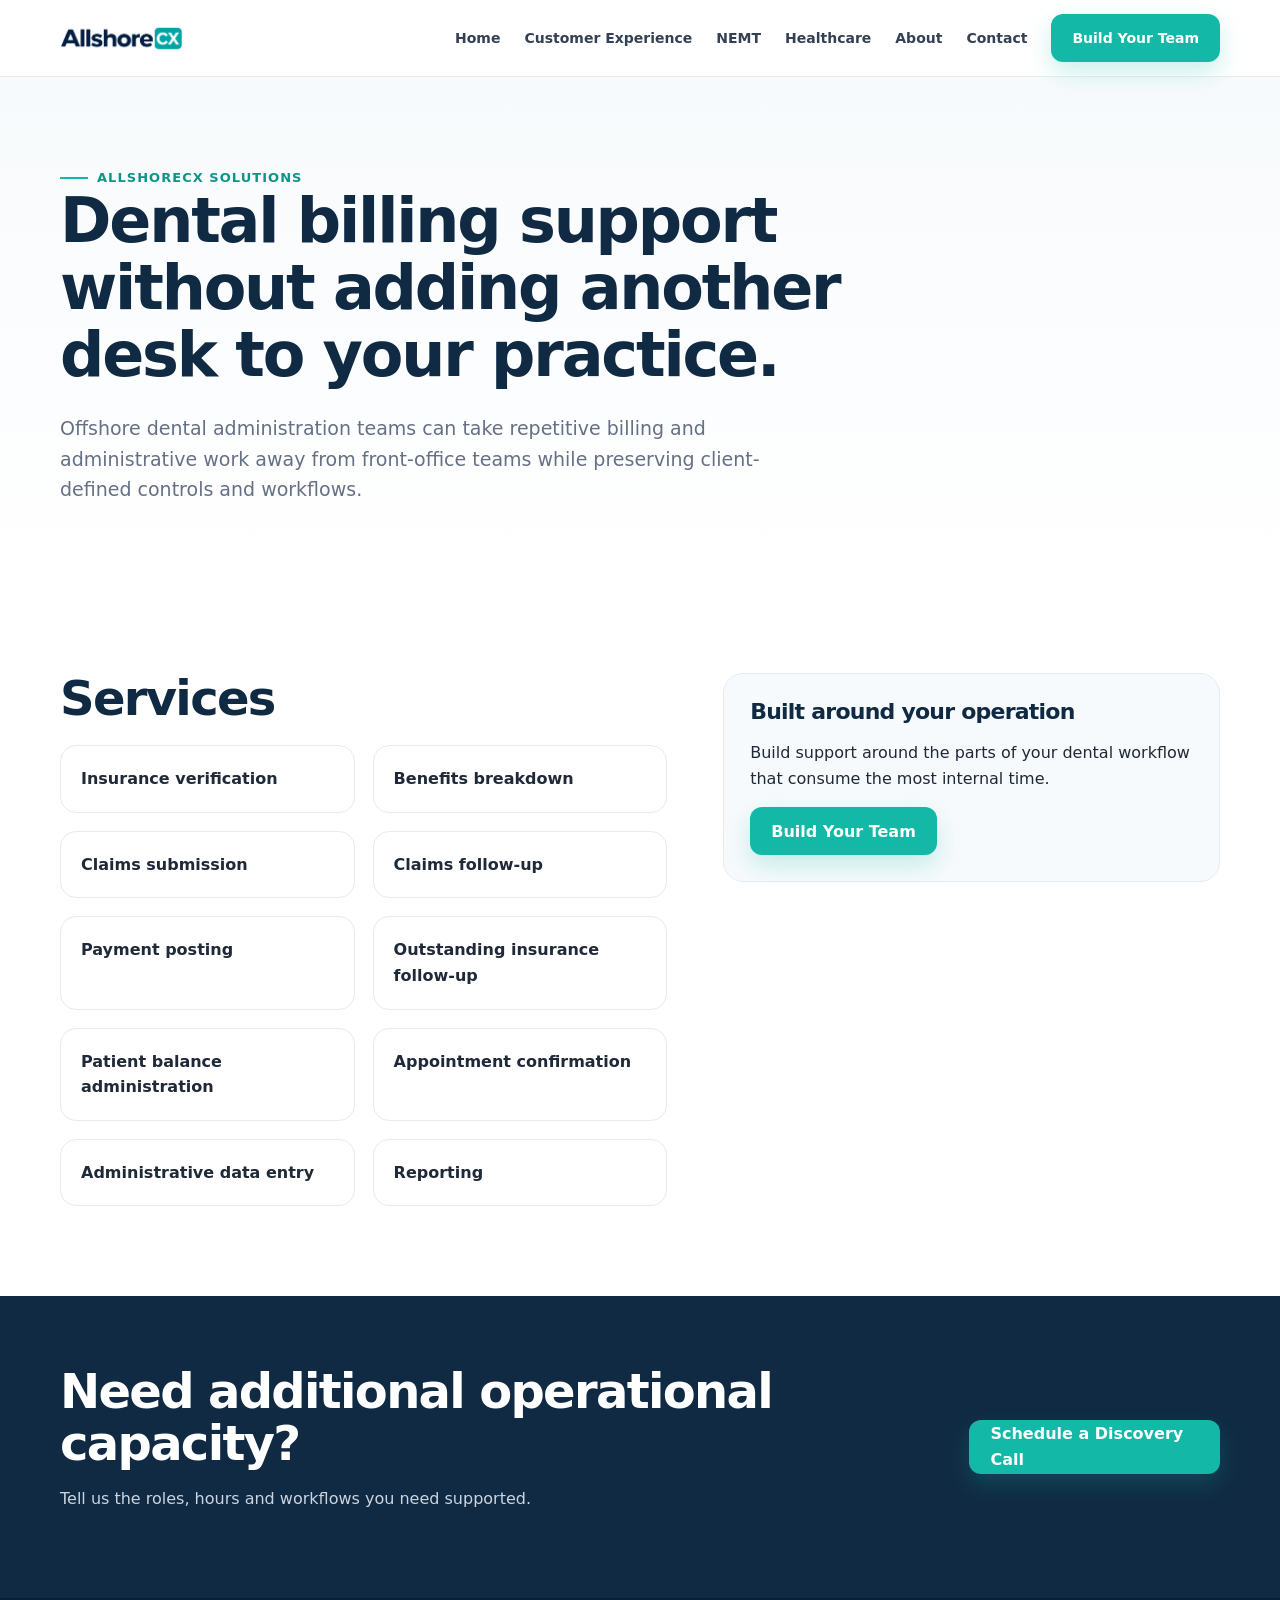
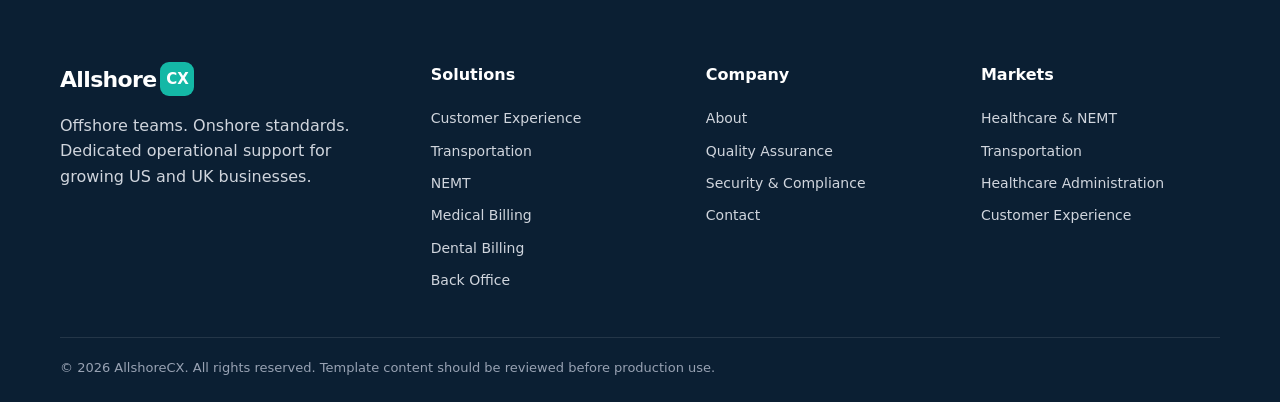
<file: dental-billing.html>
<!doctype html>
<html lang="en">
<head>
<meta charset="utf-8">
<meta name="viewport" content="width=device-width, initial-scale=1">
<title>Dental Billing Outsourcing Services | AllshoreCX</title>
<meta name="description" content="Offshore dental administration teams can take repetitive billing and administrative work away from front-office teams while preserving client-defined controls and workflows.">
<link rel="stylesheet" href="style.css">
</head>
<body>

<header class="site-header">
  <div class="container nav">
    <a class="logo" href="index.html"><img src="logo.png" alt="AllshoreCX" class="logo-img"></a>
    <nav class="nav-links"><a href="index.html">Home</a>
<a href="customer-experience.html">Customer Experience</a>
<a href="nemt.html">NEMT</a>
<a href="medical-billing.html">Healthcare</a>
<a href="about.html">About</a>
<a href="contact.html">Contact</a><a class="btn btn-primary" href="contact.html">Build Your Team</a></nav>
    <button class="mobile-toggle" aria-label="Toggle navigation">☰</button>
  </div>
</header>


<main>
<section class="page-hero"><div class="container"><div class="eyebrow">AllshoreCX Solutions</div><h1>Dental billing support without adding another desk to your practice.</h1><p>Offshore dental administration teams can take repetitive billing and administrative work away from front-office teams while preserving client-defined controls and workflows.</p></div></section>
<section class="section"><div class="container content-grid">
  <div><h2>Services</h2><div class="service-grid"><div class="service-item"><strong>Insurance verification</strong></div><div class="service-item"><strong>Benefits breakdown</strong></div><div class="service-item"><strong>Claims submission</strong></div><div class="service-item"><strong>Claims follow-up</strong></div><div class="service-item"><strong>Payment posting</strong></div><div class="service-item"><strong>Outstanding insurance follow-up</strong></div><div class="service-item"><strong>Patient balance administration</strong></div><div class="service-item"><strong>Appointment confirmation</strong></div><div class="service-item"><strong>Administrative data entry</strong></div><div class="service-item"><strong>Reporting</strong></div></div></div>
  <aside class="side-card"><h3>Built around your operation</h3><p>Build support around the parts of your dental workflow that consume the most internal time.</p><a class="btn btn-primary" href="contact.html">Build Your Team</a></aside>
</div></section>
<section class="cta"><div class="container cta-inner"><div><h2>Need additional operational capacity?</h2><p>Tell us the roles, hours and workflows you need supported.</p></div><a class="btn btn-primary" href="contact.html">Schedule a Discovery Call</a></div></section>
</main>

<footer>
  <div class="container">
    <div class="footer-grid">
      <div>
        <div class="logo" style="color:white;margin-bottom:14px">Allshore<span class="logo-tile">CX</span></div>
        <p style="max-width:340px">Offshore teams. Onshore standards. Dedicated operational support for growing US and UK businesses.</p>
      </div>
      <div>
        <h4>Solutions</h4>
        <a href="customer-experience.html">Customer Experience</a>
        <a href="transportation.html">Transportation</a>
        <a href="nemt.html">NEMT</a>
        <a href="medical-billing.html">Medical Billing</a>
        <a href="dental-billing.html">Dental Billing</a>
        <a href="back-office.html">Back Office</a>
      </div>
      <div>
        <h4>Company</h4>
        <a href="about.html">About</a>
        <a href="quality.html">Quality Assurance</a>
        <a href="security.html">Security & Compliance</a>
        <a href="contact.html">Contact</a>
      </div>
      <div>
        <h4>Markets</h4>
        <a href="nemt.html">Healthcare & NEMT</a>
        <a href="transportation.html">Transportation</a>
        <a href="medical-billing.html">Healthcare Administration</a>
        <a href="customer-experience.html">Customer Experience</a>
      </div>
    </div>
    <div class="copyright">© 2026 AllshoreCX. All rights reserved. Template content should be reviewed before production use.</div>
  </div>
</footer>
<script src="script.js"></script>

</body>
</html>
</file>
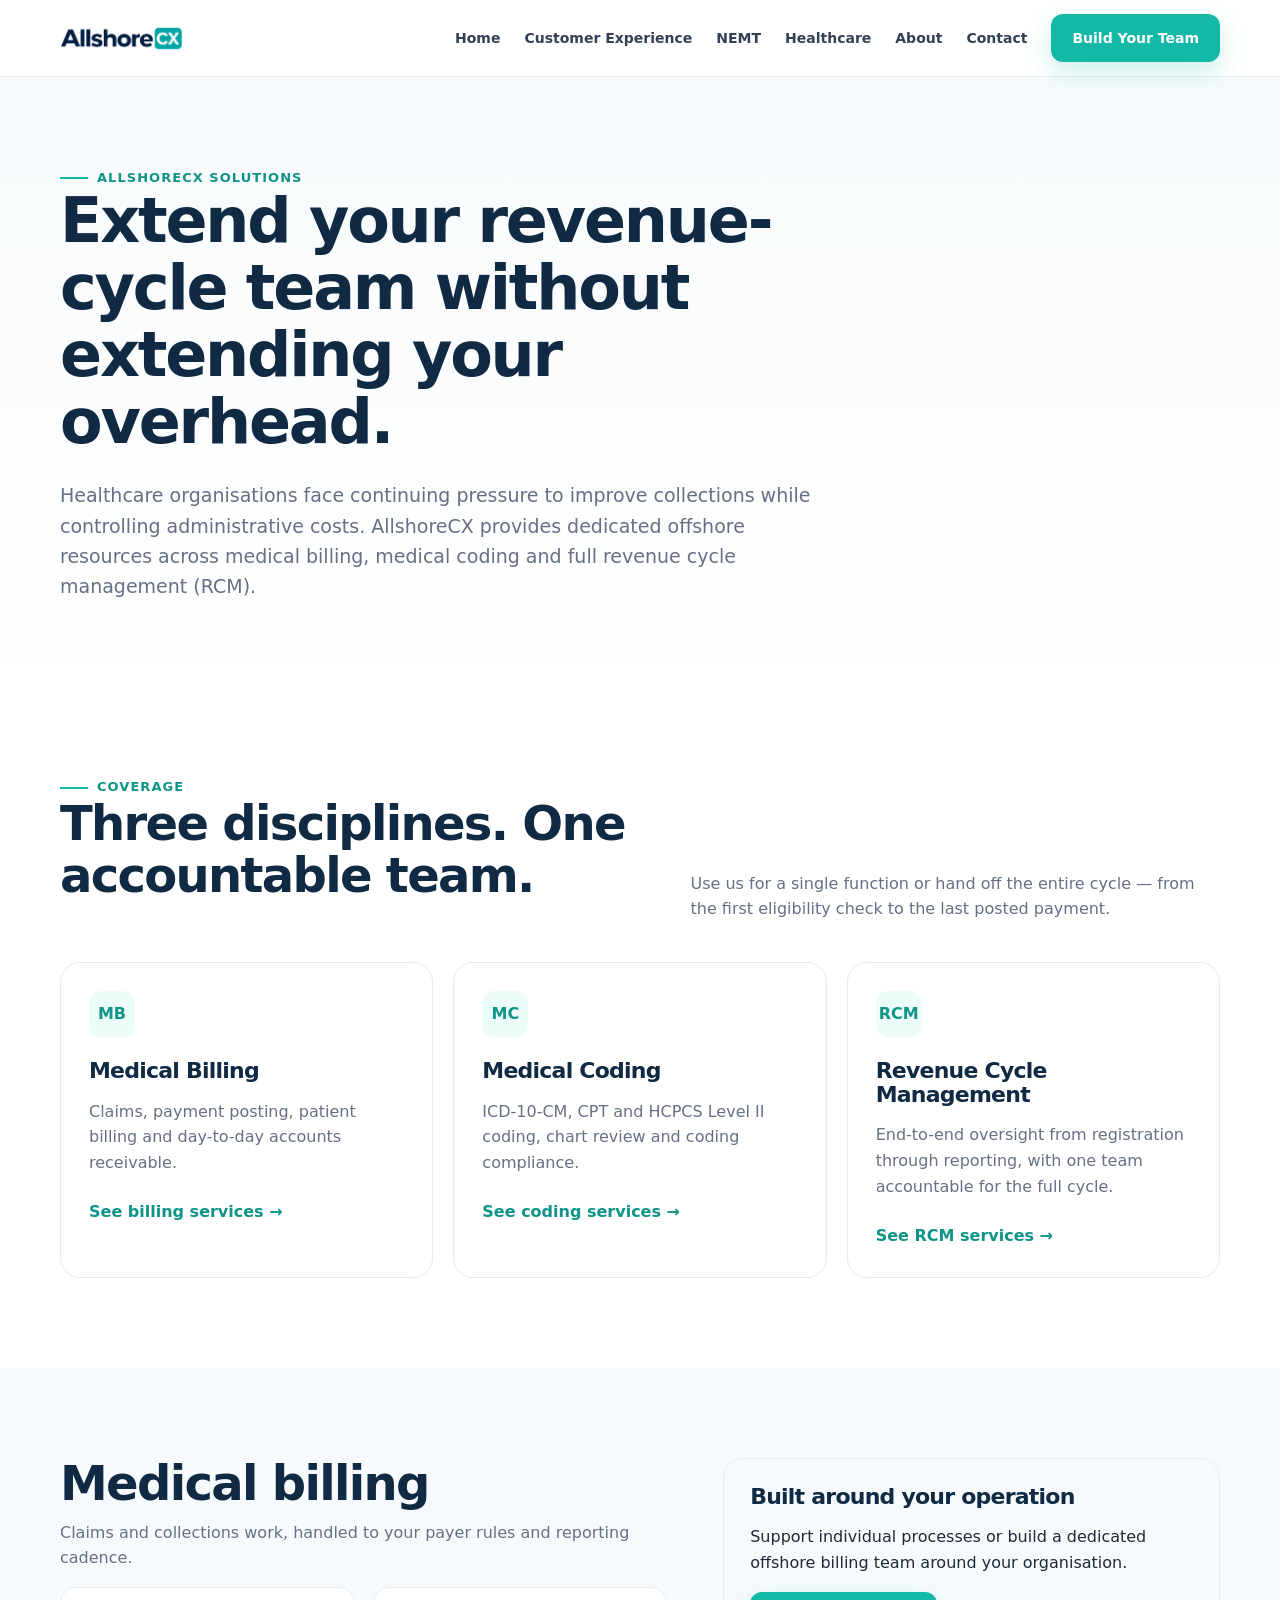
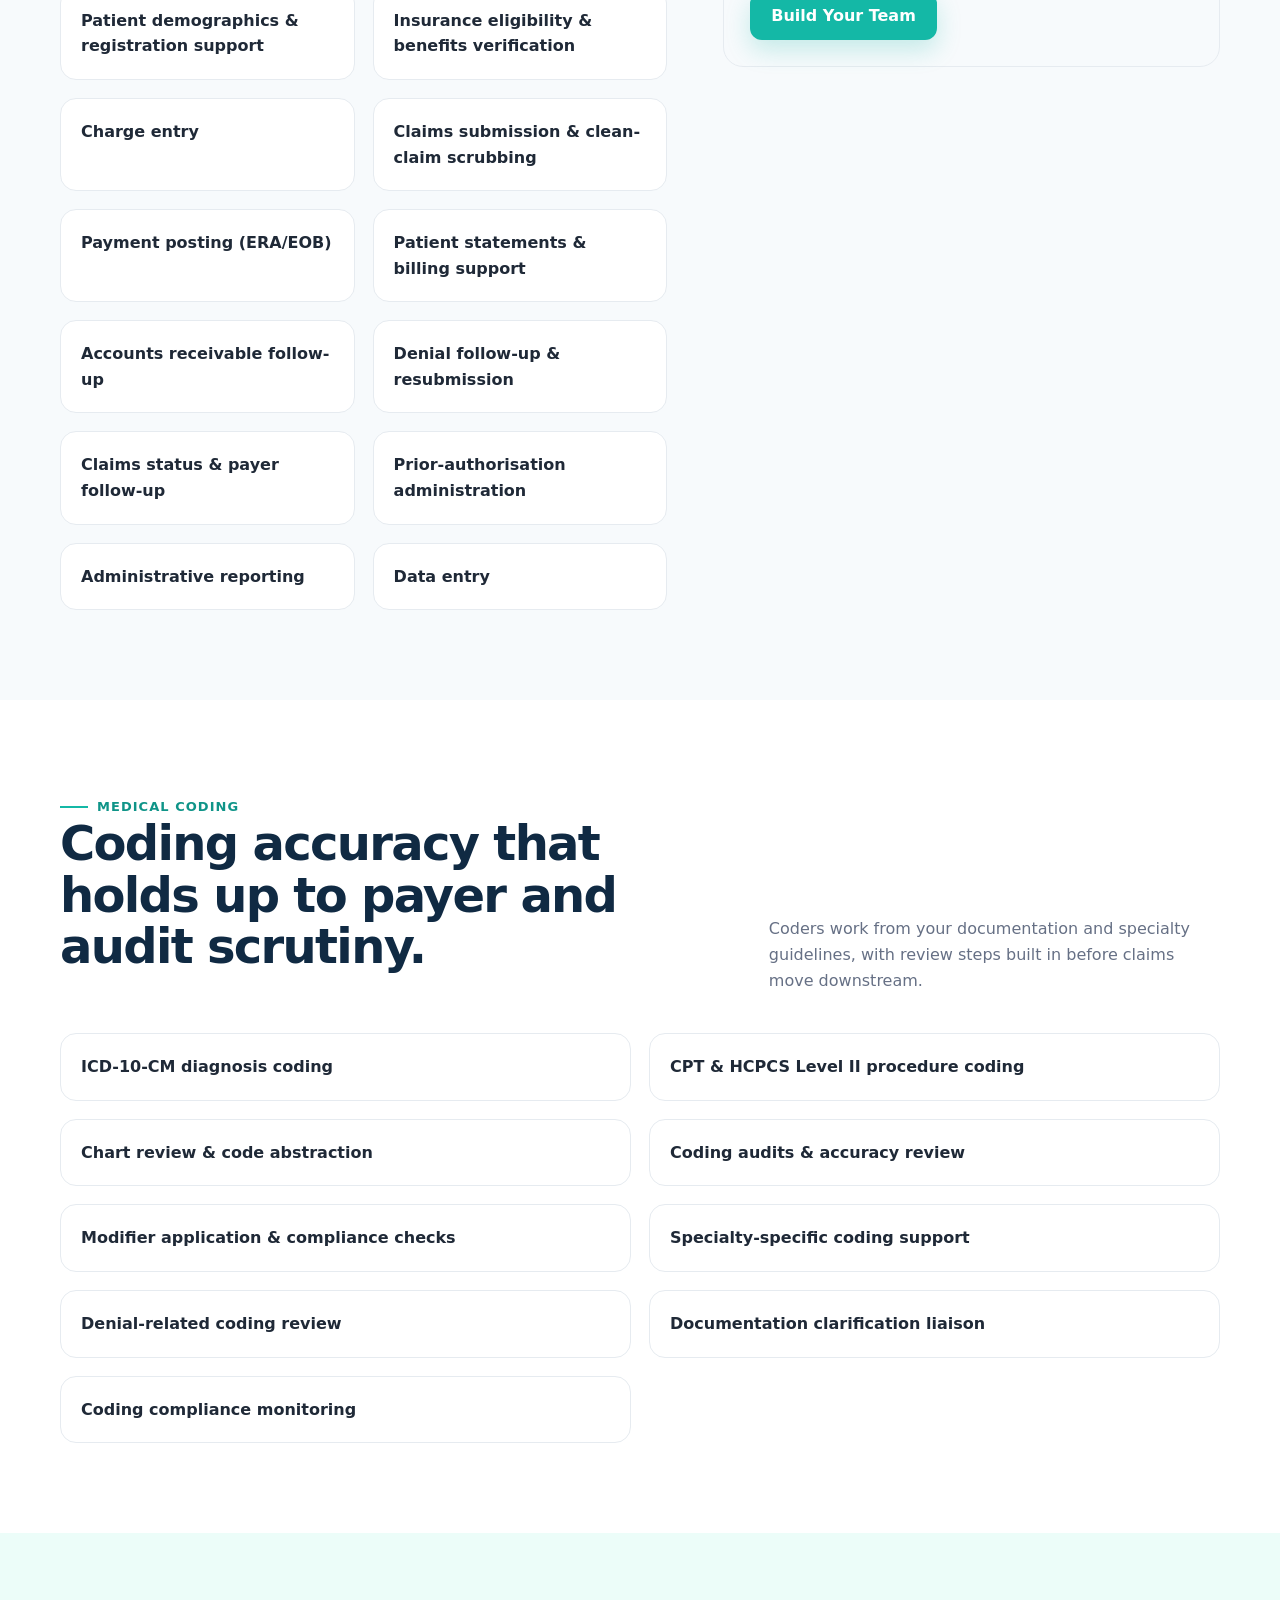
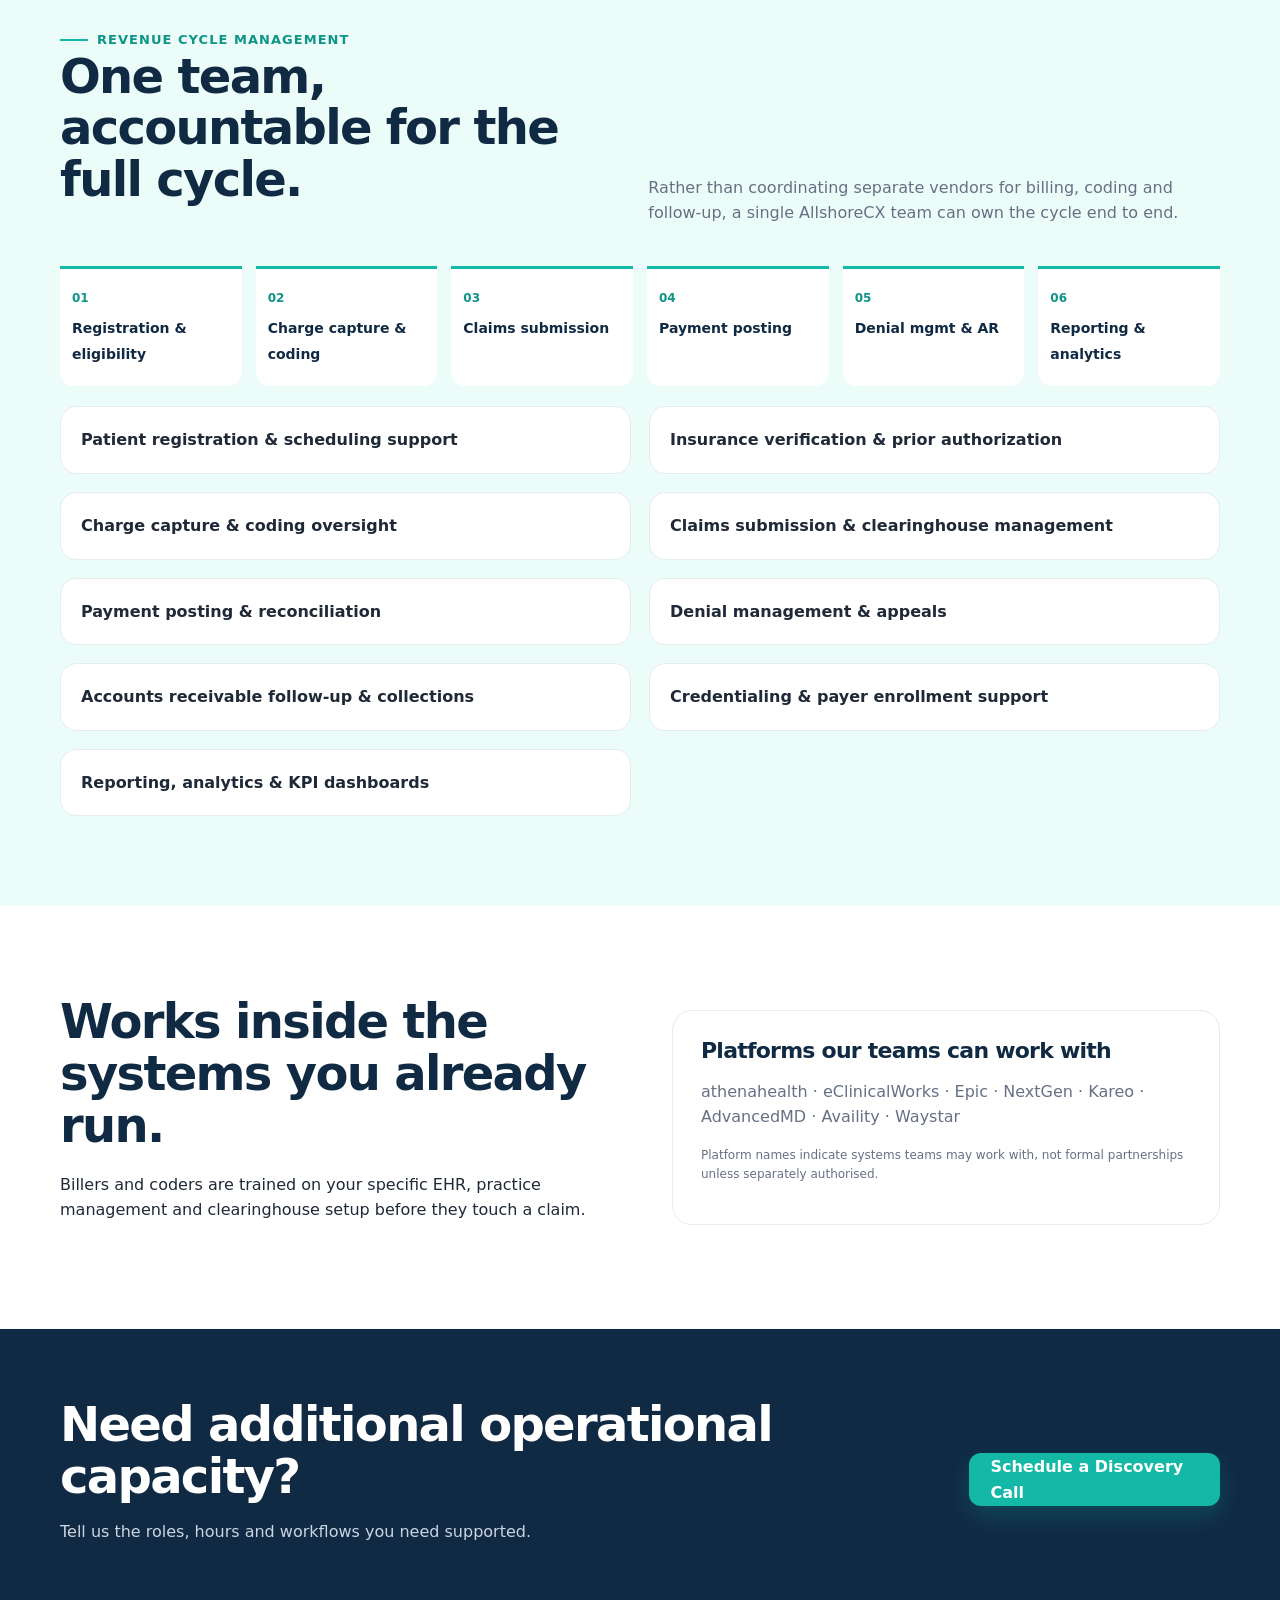
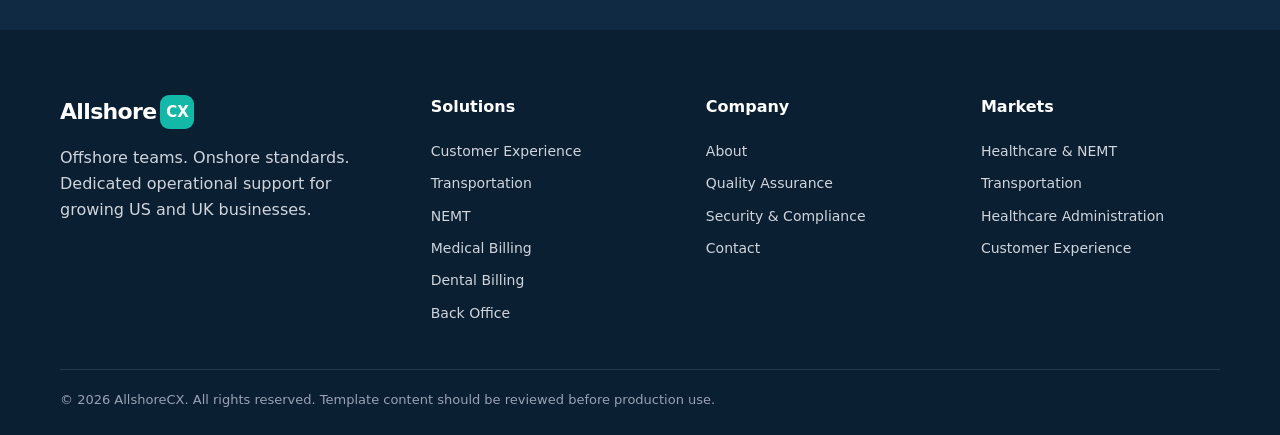
<file: medical-billing.html>
<!doctype html>
<html lang="en">
<head>
<meta charset="utf-8">
<meta name="viewport" content="width=device-width, initial-scale=1">
<title>Medical Billing, Coding & RCM Outsourcing | AllshoreCX</title>
<meta name="description" content="Dedicated offshore resources for medical billing, medical coding and end-to-end revenue cycle management (RCM) — built around your EHR, payer mix and reporting requirements.">
<link rel="stylesheet" href="style.css">
</head>
<body>

<header class="site-header">
  <div class="container nav">
    <a class="logo" href="index.html"><img src="logo.png" alt="AllshoreCX" class="logo-img"></a>
    <nav class="nav-links"><a href="index.html">Home</a>
<a href="customer-experience.html">Customer Experience</a>
<a href="nemt.html">NEMT</a>
<a href="medical-billing.html">Healthcare</a>
<a href="about.html">About</a>
<a href="contact.html">Contact</a><a class="btn btn-primary" href="contact.html">Build Your Team</a></nav>
    <button class="mobile-toggle" aria-label="Toggle navigation">☰</button>
  </div>
</header>


<main>
<section class="page-hero"><div class="container"><div class="eyebrow">AllshoreCX Solutions</div><h1>Extend your revenue-cycle team without extending your overhead.</h1><p>Healthcare organisations face continuing pressure to improve collections while controlling administrative costs. AllshoreCX provides dedicated offshore resources across medical billing, medical coding and full revenue cycle management (RCM).</p></div></section>

<section class="section"><div class="container">
  <div class="section-head"><div><div class="eyebrow">Coverage</div><h2>Three disciplines. One accountable team.</h2></div><p>Use us for a single function or hand off the entire cycle — from the first eligibility check to the last posted payment.</p></div>
  <div class="cards">
    <div class="card"><div class="icon">MB</div><h3>Medical Billing</h3><p>Claims, payment posting, patient billing and day-to-day accounts receivable.</p><a class="text-link" href="#billing">See billing services →</a></div>
    <div class="card"><div class="icon">MC</div><h3>Medical Coding</h3><p>ICD-10-CM, CPT and HCPCS Level II coding, chart review and coding compliance.</p><a class="text-link" href="#coding">See coding services →</a></div>
    <div class="card"><div class="icon">RCM</div><h3>Revenue Cycle Management</h3><p>End-to-end oversight from registration through reporting, with one team accountable for the full cycle.</p><a class="text-link" href="#rcm">See RCM services →</a></div>
  </div>
</div></section>

<section class="section soft" id="billing"><div class="container content-grid">
  <div><h2>Medical billing</h2><p style="color:var(--muted);margin-top:-10px">Claims and collections work, handled to your payer rules and reporting cadence.</p><div class="service-grid"><div class="service-item"><strong>Patient demographics & registration support</strong></div><div class="service-item"><strong>Insurance eligibility & benefits verification</strong></div><div class="service-item"><strong>Charge entry</strong></div><div class="service-item"><strong>Claims submission & clean-claim scrubbing</strong></div><div class="service-item"><strong>Payment posting (ERA/EOB)</strong></div><div class="service-item"><strong>Patient statements & billing support</strong></div><div class="service-item"><strong>Accounts receivable follow-up</strong></div><div class="service-item"><strong>Denial follow-up & resubmission</strong></div><div class="service-item"><strong>Claims status & payer follow-up</strong></div><div class="service-item"><strong>Prior-authorisation administration</strong></div><div class="service-item"><strong>Administrative reporting</strong></div><div class="service-item"><strong>Data entry</strong></div></div></div>
  <aside class="side-card"><h3>Built around your operation</h3><p>Support individual processes or build a dedicated offshore billing team around your organisation.</p><a class="btn btn-primary" href="contact.html">Build Your Team</a></aside>
</div></section>

<section class="section" id="coding"><div class="container">
  <div class="section-head"><div><div class="eyebrow">Medical coding</div><h2>Coding accuracy that holds up to payer and audit scrutiny.</h2></div><p>Coders work from your documentation and specialty guidelines, with review steps built in before claims move downstream.</p></div>
  <div class="service-grid">
    <div class="service-item"><strong>ICD-10-CM diagnosis coding</strong></div>
    <div class="service-item"><strong>CPT & HCPCS Level II procedure coding</strong></div>
    <div class="service-item"><strong>Chart review & code abstraction</strong></div>
    <div class="service-item"><strong>Coding audits & accuracy review</strong></div>
    <div class="service-item"><strong>Modifier application & compliance checks</strong></div>
    <div class="service-item"><strong>Specialty-specific coding support</strong></div>
    <div class="service-item"><strong>Denial-related coding review</strong></div>
    <div class="service-item"><strong>Documentation clarification liaison</strong></div>
    <div class="service-item"><strong>Coding compliance monitoring</strong></div>
  </div>
</div></section>

<section class="section teal-soft" id="rcm"><div class="container">
  <div class="section-head"><div><div class="eyebrow">Revenue cycle management</div><h2>One team, accountable for the full cycle.</h2></div><p>Rather than coordinating separate vendors for billing, coding and follow-up, a single AllshoreCX team can own the cycle end to end.</p></div>
  <div class="steps">
    <div class="step"><b>01</b><span>Registration & eligibility</span></div>
    <div class="step"><b>02</b><span>Charge capture & coding</span></div>
    <div class="step"><b>03</b><span>Claims submission</span></div>
    <div class="step"><b>04</b><span>Payment posting</span></div>
    <div class="step"><b>05</b><span>Denial mgmt & AR</span></div>
    <div class="step"><b>06</b><span>Reporting & analytics</span></div>
  </div>
  <div class="service-grid" style="margin-top:20px">
    <div class="service-item"><strong>Patient registration & scheduling support</strong></div>
    <div class="service-item"><strong>Insurance verification & prior authorization</strong></div>
    <div class="service-item"><strong>Charge capture & coding oversight</strong></div>
    <div class="service-item"><strong>Claims submission & clearinghouse management</strong></div>
    <div class="service-item"><strong>Payment posting & reconciliation</strong></div>
    <div class="service-item"><strong>Denial management & appeals</strong></div>
    <div class="service-item"><strong>Accounts receivable follow-up & collections</strong></div>
    <div class="service-item"><strong>Credentialing & payer enrollment support</strong></div>
    <div class="service-item"><strong>Reporting, analytics & KPI dashboards</strong></div>
  </div>
</div></section>

<section class="section"><div class="container split">
  <div><h2>Works inside the systems you already run.</h2><p>Billers and coders are trained on your specific EHR, practice management and clearinghouse setup before they touch a claim.</p></div>
  <div class="card" style="min-height:auto">
    <h3>Platforms our teams can work with</h3>
    <p>athenahealth · eClinicalWorks · Epic · NextGen · Kareo · AdvancedMD · Availity · Waystar</p>
    <p class="note">Platform names indicate systems teams may work with, not formal partnerships unless separately authorised.</p>
  </div>
</div></section>

<section class="cta"><div class="container cta-inner"><div><h2>Need additional operational capacity?</h2><p>Tell us the roles, hours and workflows you need supported.</p></div><a class="btn btn-primary" href="contact.html">Schedule a Discovery Call</a></div></section>
</main>

<footer>
  <div class="container">
    <div class="footer-grid">
      <div>
        <div class="logo" style="color:white;margin-bottom:14px">Allshore<span class="logo-tile">CX</span></div>
        <p style="max-width:340px">Offshore teams. Onshore standards. Dedicated operational support for growing US and UK businesses.</p>
      </div>
      <div>
        <h4>Solutions</h4>
        <a href="customer-experience.html">Customer Experience</a>
        <a href="transportation.html">Transportation</a>
        <a href="nemt.html">NEMT</a>
        <a href="medical-billing.html">Medical Billing</a>
        <a href="dental-billing.html">Dental Billing</a>
        <a href="back-office.html">Back Office</a>
      </div>
      <div>
        <h4>Company</h4>
        <a href="about.html">About</a>
        <a href="quality.html">Quality Assurance</a>
        <a href="security.html">Security & Compliance</a>
        <a href="contact.html">Contact</a>
      </div>
      <div>
        <h4>Markets</h4>
        <a href="nemt.html">Healthcare & NEMT</a>
        <a href="transportation.html">Transportation</a>
        <a href="medical-billing.html">Healthcare Administration</a>
        <a href="customer-experience.html">Customer Experience</a>
      </div>
    </div>
    <div class="copyright">© 2026 AllshoreCX. All rights reserved. Template content should be reviewed before production use.</div>
  </div>
</footer>
<script src="script.js"></script>

</body>
</html>
</file>
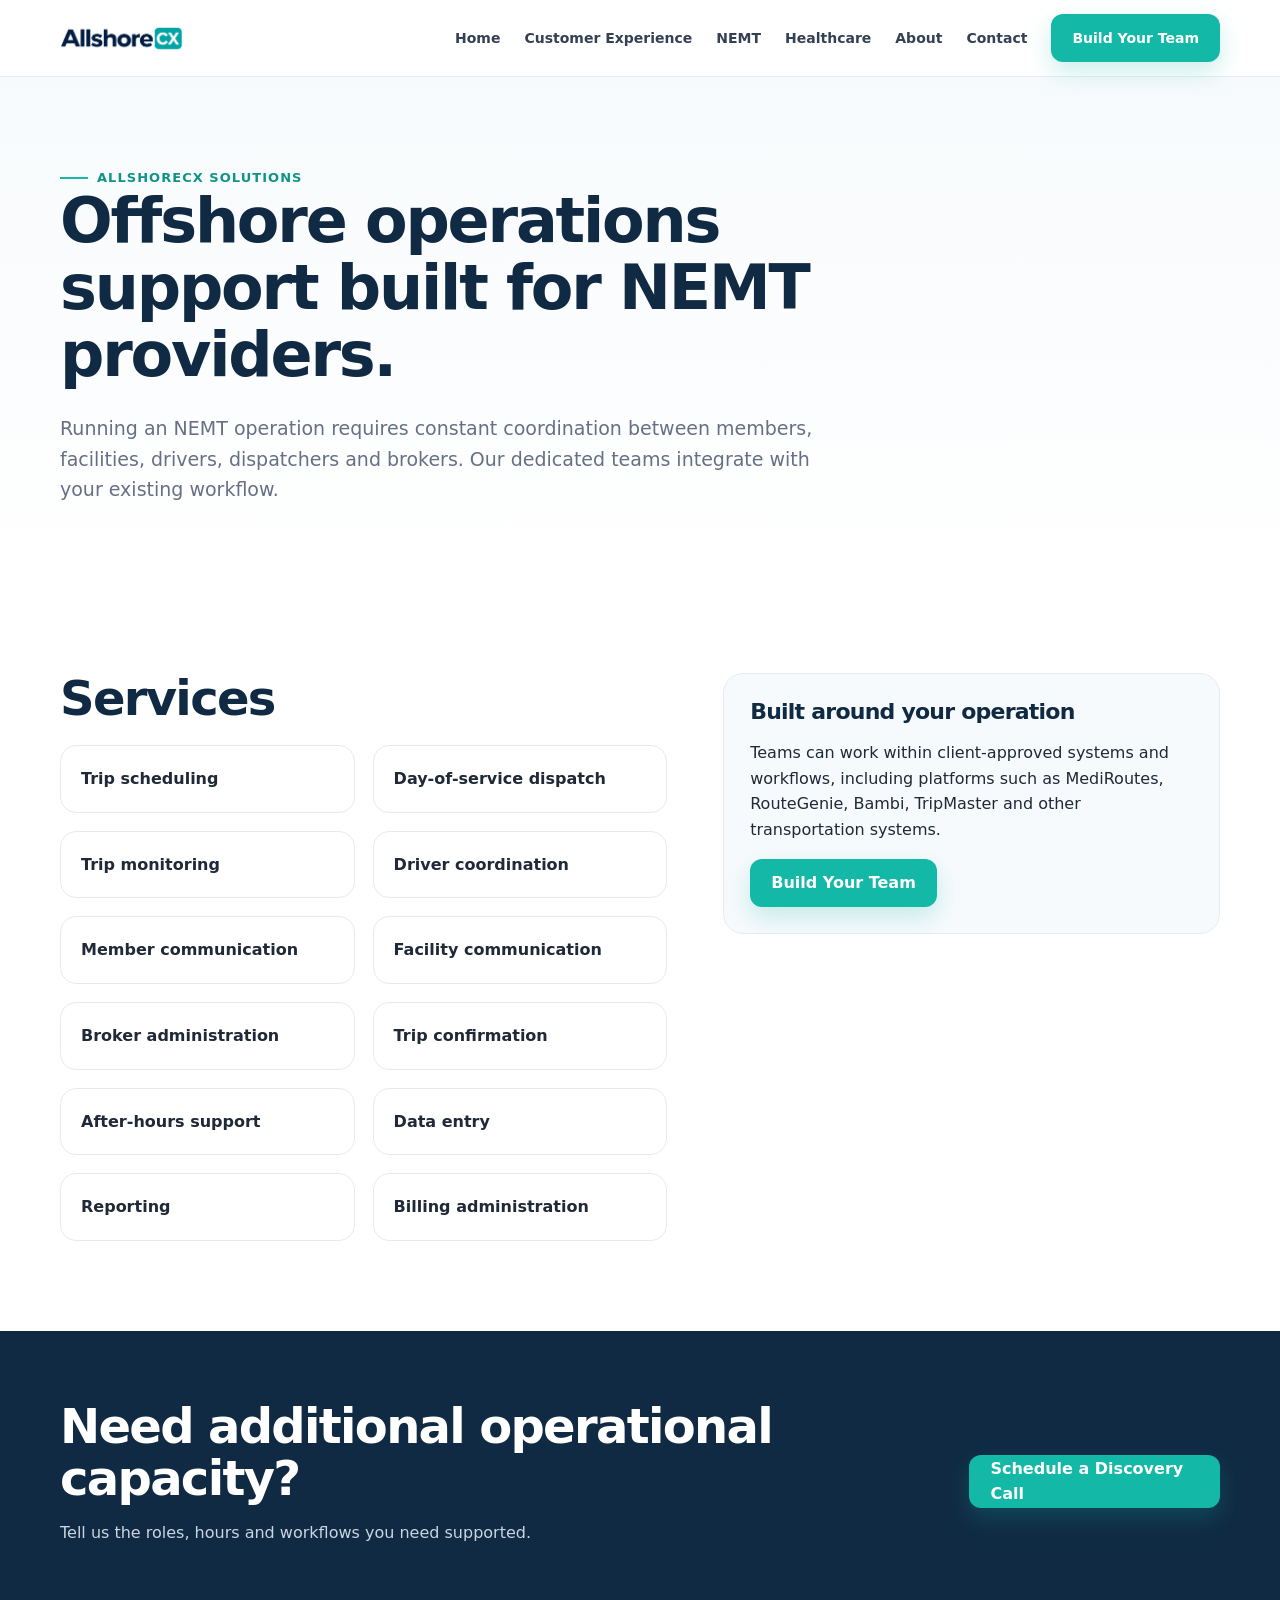
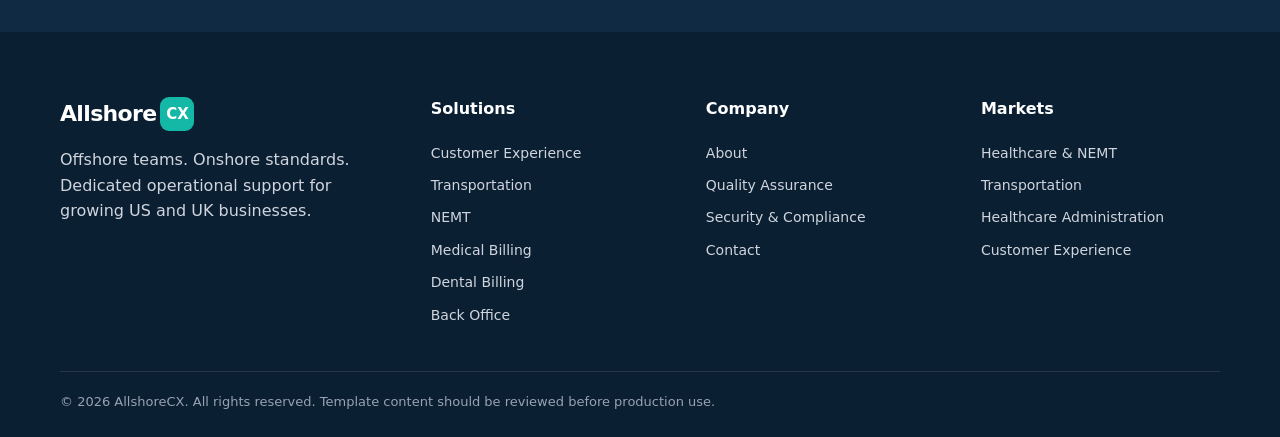
<file: nemt.html>
<!doctype html>
<html lang="en">
<head>
<meta charset="utf-8">
<meta name="viewport" content="width=device-width, initial-scale=1">
<title>NEMT Outsourcing & Dispatch Support | AllshoreCX</title>
<meta name="description" content="Running an NEMT operation requires constant coordination between members, facilities, drivers, dispatchers and brokers. Our dedicated teams integrate with your existing workflow.">
<link rel="stylesheet" href="style.css">
</head>
<body>

<header class="site-header">
  <div class="container nav">
    <a class="logo" href="index.html"><img src="logo.png" alt="AllshoreCX" class="logo-img"></a>
    <nav class="nav-links"><a href="index.html">Home</a>
<a href="customer-experience.html">Customer Experience</a>
<a href="nemt.html">NEMT</a>
<a href="medical-billing.html">Healthcare</a>
<a href="about.html">About</a>
<a href="contact.html">Contact</a><a class="btn btn-primary" href="contact.html">Build Your Team</a></nav>
    <button class="mobile-toggle" aria-label="Toggle navigation">☰</button>
  </div>
</header>


<main>
<section class="page-hero"><div class="container"><div class="eyebrow">AllshoreCX Solutions</div><h1>Offshore operations support built for NEMT providers.</h1><p>Running an NEMT operation requires constant coordination between members, facilities, drivers, dispatchers and brokers. Our dedicated teams integrate with your existing workflow.</p></div></section>
<section class="section"><div class="container content-grid">
  <div><h2>Services</h2><div class="service-grid"><div class="service-item"><strong>Trip scheduling</strong></div><div class="service-item"><strong>Day-of-service dispatch</strong></div><div class="service-item"><strong>Trip monitoring</strong></div><div class="service-item"><strong>Driver coordination</strong></div><div class="service-item"><strong>Member communication</strong></div><div class="service-item"><strong>Facility communication</strong></div><div class="service-item"><strong>Broker administration</strong></div><div class="service-item"><strong>Trip confirmation</strong></div><div class="service-item"><strong>After-hours support</strong></div><div class="service-item"><strong>Data entry</strong></div><div class="service-item"><strong>Reporting</strong></div><div class="service-item"><strong>Billing administration</strong></div></div></div>
  <aside class="side-card"><h3>Built around your operation</h3><p>Teams can work within client-approved systems and workflows, including platforms such as MediRoutes, RouteGenie, Bambi, TripMaster and other transportation systems.</p><a class="btn btn-primary" href="contact.html">Build Your Team</a></aside>
</div></section>
<section class="cta"><div class="container cta-inner"><div><h2>Need additional operational capacity?</h2><p>Tell us the roles, hours and workflows you need supported.</p></div><a class="btn btn-primary" href="contact.html">Schedule a Discovery Call</a></div></section>
</main>

<footer>
  <div class="container">
    <div class="footer-grid">
      <div>
        <div class="logo" style="color:white;margin-bottom:14px">Allshore<span class="logo-tile">CX</span></div>
        <p style="max-width:340px">Offshore teams. Onshore standards. Dedicated operational support for growing US and UK businesses.</p>
      </div>
      <div>
        <h4>Solutions</h4>
        <a href="customer-experience.html">Customer Experience</a>
        <a href="transportation.html">Transportation</a>
        <a href="nemt.html">NEMT</a>
        <a href="medical-billing.html">Medical Billing</a>
        <a href="dental-billing.html">Dental Billing</a>
        <a href="back-office.html">Back Office</a>
      </div>
      <div>
        <h4>Company</h4>
        <a href="about.html">About</a>
        <a href="quality.html">Quality Assurance</a>
        <a href="security.html">Security & Compliance</a>
        <a href="contact.html">Contact</a>
      </div>
      <div>
        <h4>Markets</h4>
        <a href="nemt.html">Healthcare & NEMT</a>
        <a href="transportation.html">Transportation</a>
        <a href="medical-billing.html">Healthcare Administration</a>
        <a href="customer-experience.html">Customer Experience</a>
      </div>
    </div>
    <div class="copyright">© 2026 AllshoreCX. All rights reserved. Template content should be reviewed before production use.</div>
  </div>
</footer>
<script src="script.js"></script>

</body>
</html>
</file>
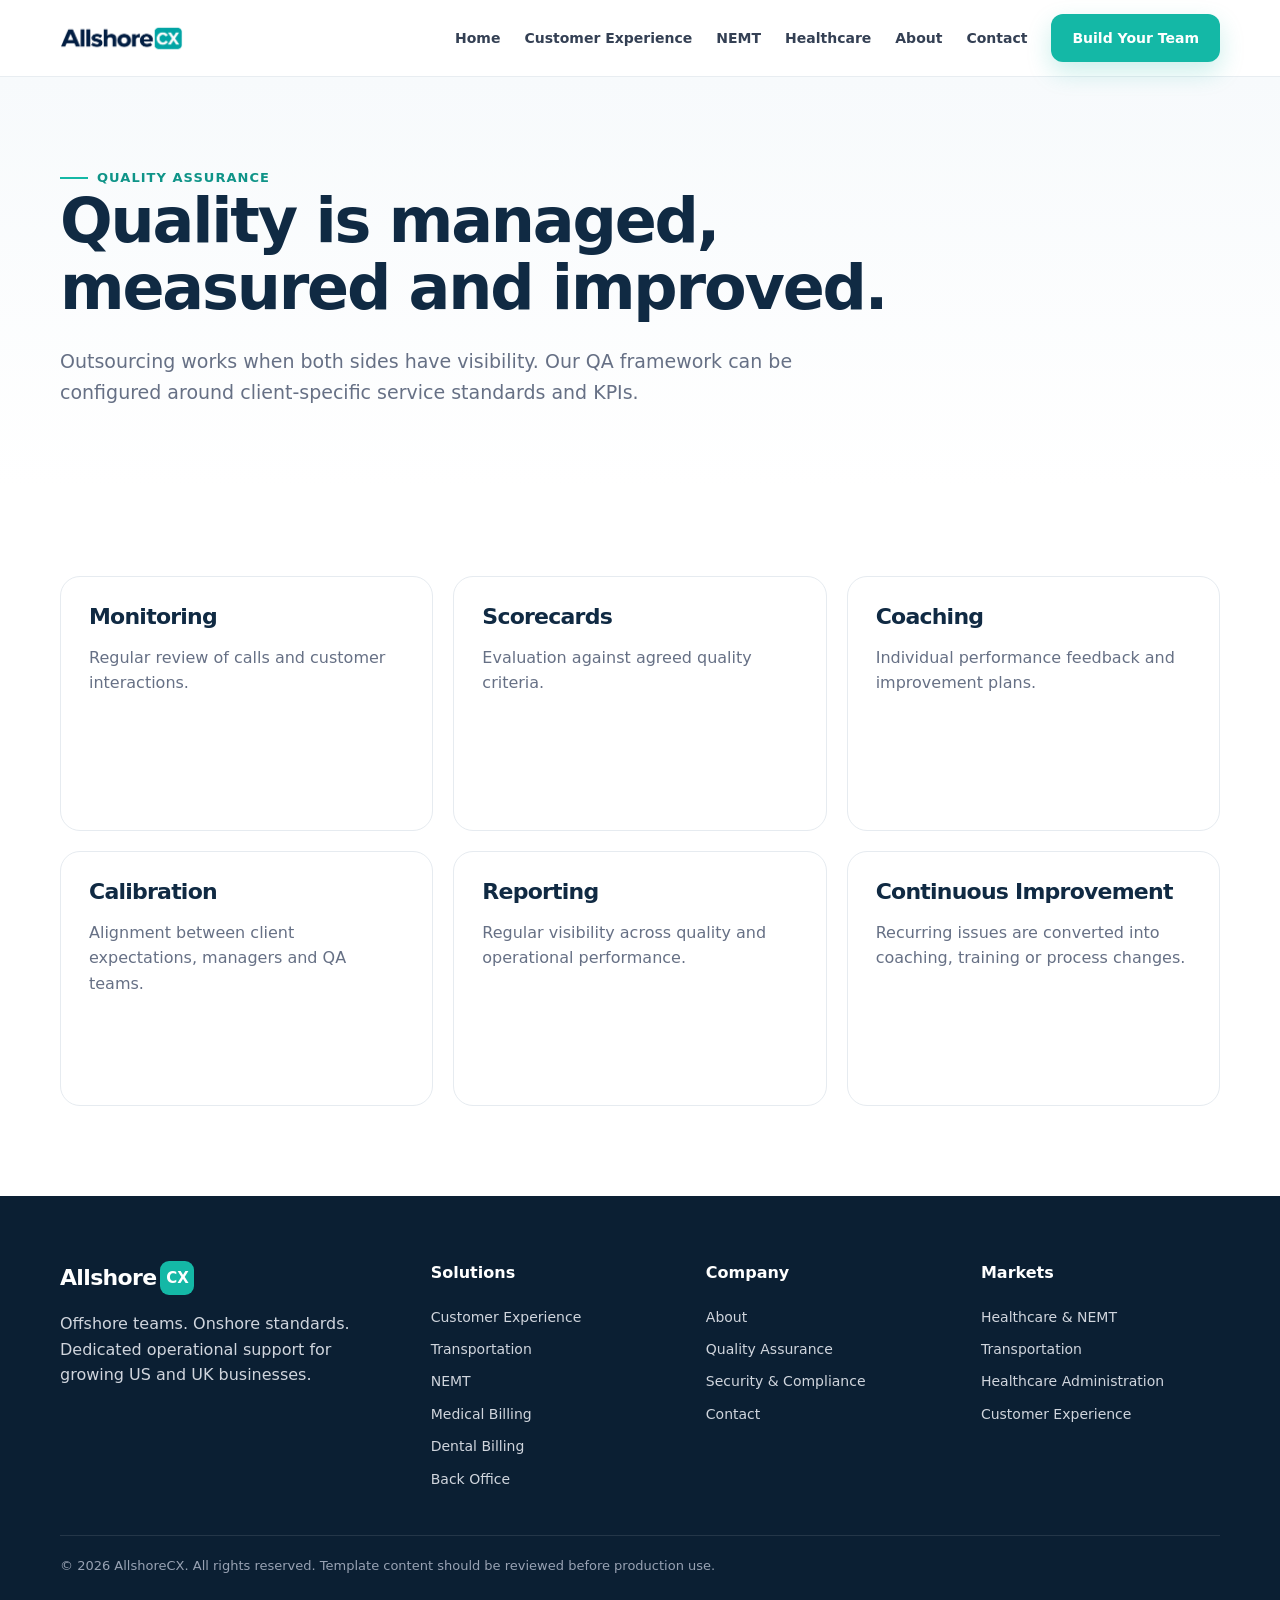
<file: quality.html>
<!doctype html>
<html lang="en">
<head>
<meta charset="utf-8">
<meta name="viewport" content="width=device-width, initial-scale=1">
<title>Quality Assurance | AllshoreCX</title>
<meta name="description" content="Structured quality assurance, coaching and KPI visibility for managed offshore teams.">
<link rel="stylesheet" href="style.css">
</head>
<body>

<header class="site-header">
  <div class="container nav">
    <a class="logo" href="index.html"><img src="logo.png" alt="AllshoreCX" class="logo-img"></a>
    <nav class="nav-links"><a href="index.html">Home</a>
<a href="customer-experience.html">Customer Experience</a>
<a href="nemt.html">NEMT</a>
<a href="medical-billing.html">Healthcare</a>
<a href="about.html">About</a>
<a href="contact.html">Contact</a><a class="btn btn-primary" href="contact.html">Build Your Team</a></nav>
    <button class="mobile-toggle" aria-label="Toggle navigation">☰</button>
  </div>
</header>


<main>
<section class="page-hero"><div class="container"><div class="eyebrow">Quality Assurance</div><h1>Quality is managed, measured and improved.</h1><p>Outsourcing works when both sides have visibility. Our QA framework can be configured around client-specific service standards and KPIs.</p></div></section>
<section class="section"><div class="container cards">
  <div class="card"><h3>Monitoring</h3><p>Regular review of calls and customer interactions.</p></div>
  <div class="card"><h3>Scorecards</h3><p>Evaluation against agreed quality criteria.</p></div>
  <div class="card"><h3>Coaching</h3><p>Individual performance feedback and improvement plans.</p></div>
  <div class="card"><h3>Calibration</h3><p>Alignment between client expectations, managers and QA teams.</p></div>
  <div class="card"><h3>Reporting</h3><p>Regular visibility across quality and operational performance.</p></div>
  <div class="card"><h3>Continuous Improvement</h3><p>Recurring issues are converted into coaching, training or process changes.</p></div>
</div></section>
</main>


<footer>
  <div class="container">
    <div class="footer-grid">
      <div>
        <div class="logo" style="color:white;margin-bottom:14px">Allshore<span class="logo-tile">CX</span></div>
        <p style="max-width:340px">Offshore teams. Onshore standards. Dedicated operational support for growing US and UK businesses.</p>
      </div>
      <div>
        <h4>Solutions</h4>
        <a href="customer-experience.html">Customer Experience</a>
        <a href="transportation.html">Transportation</a>
        <a href="nemt.html">NEMT</a>
        <a href="medical-billing.html">Medical Billing</a>
        <a href="dental-billing.html">Dental Billing</a>
        <a href="back-office.html">Back Office</a>
      </div>
      <div>
        <h4>Company</h4>
        <a href="about.html">About</a>
        <a href="quality.html">Quality Assurance</a>
        <a href="security.html">Security & Compliance</a>
        <a href="contact.html">Contact</a>
      </div>
      <div>
        <h4>Markets</h4>
        <a href="nemt.html">Healthcare & NEMT</a>
        <a href="transportation.html">Transportation</a>
        <a href="medical-billing.html">Healthcare Administration</a>
        <a href="customer-experience.html">Customer Experience</a>
      </div>
    </div>
    <div class="copyright">© 2026 AllshoreCX. All rights reserved. Template content should be reviewed before production use.</div>
  </div>
</footer>
<script src="script.js"></script>

</body>
</html>
</file>
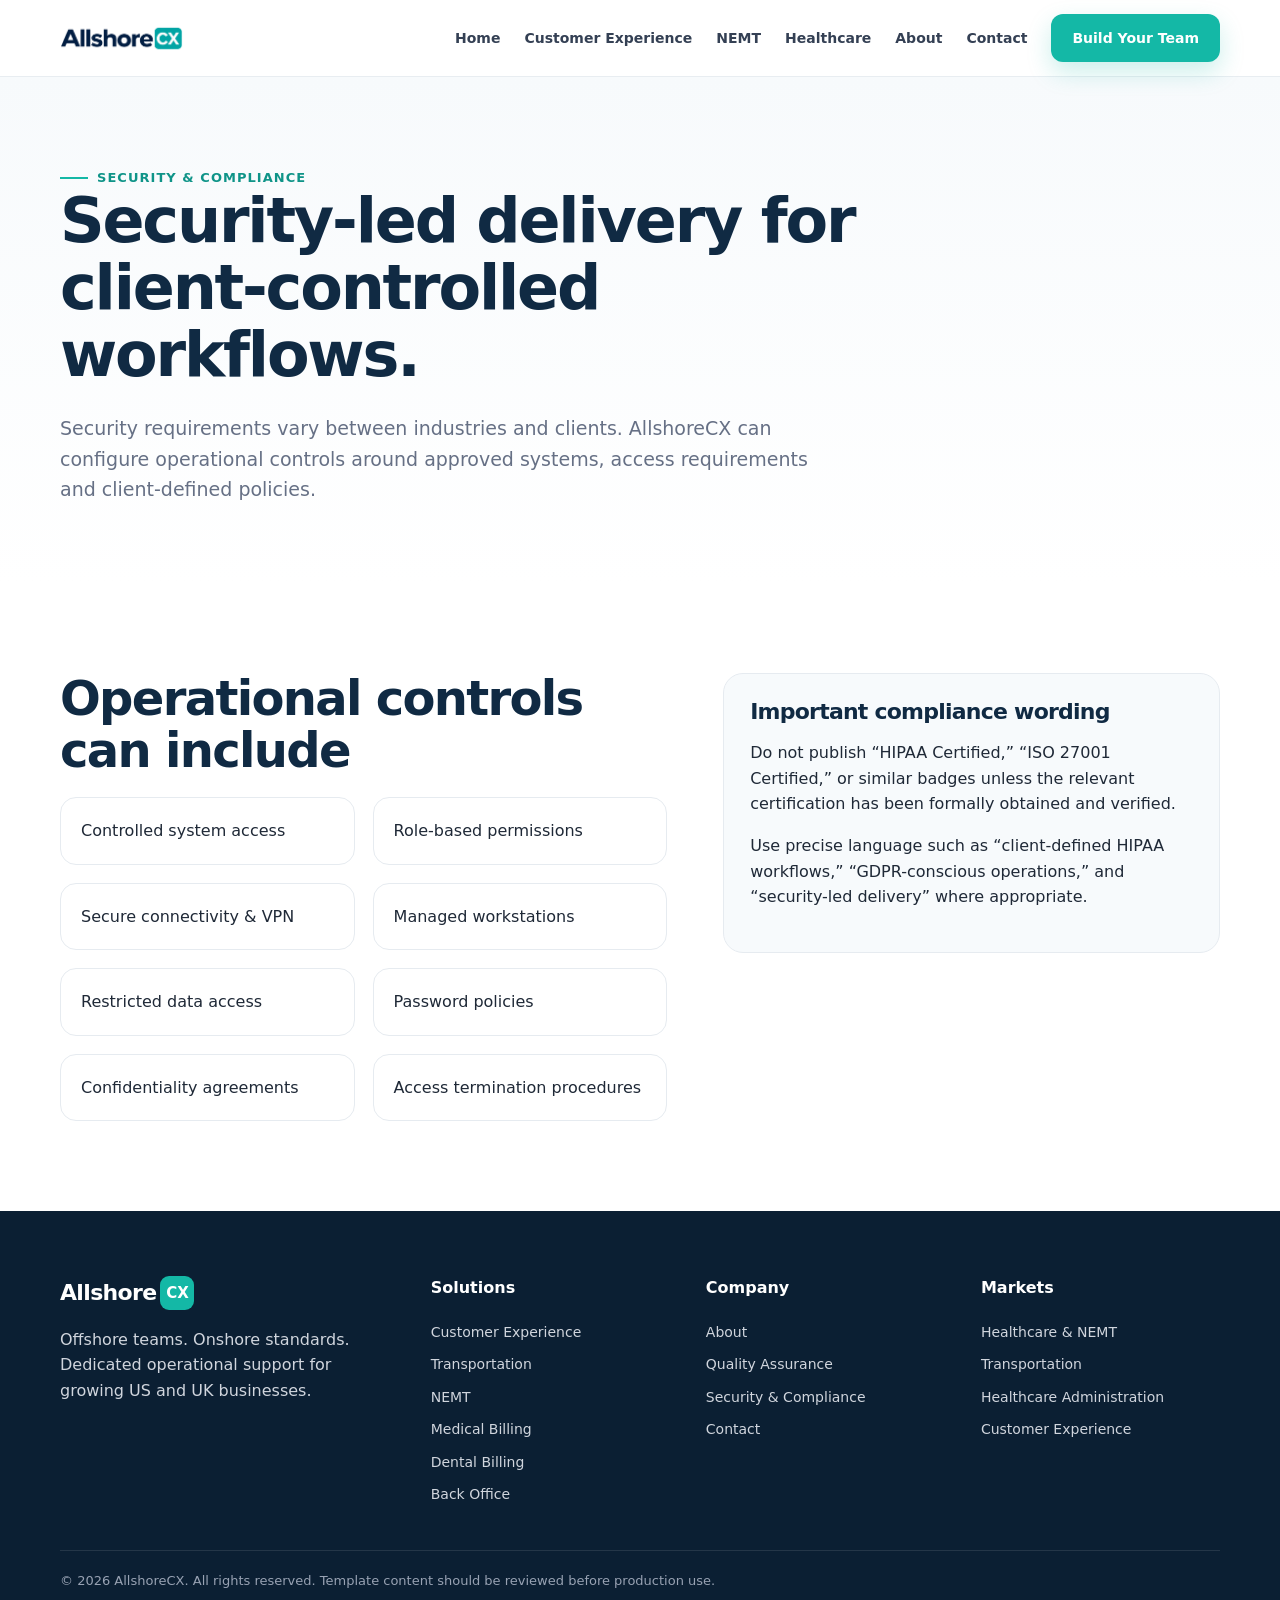
<file: security.html>
<!doctype html>
<html lang="en">
<head>
<meta charset="utf-8">
<meta name="viewport" content="width=device-width, initial-scale=1">
<title>Security & Compliance | AllshoreCX</title>
<meta name="description" content="Security-led offshore operations configured around client-approved workflows and access controls.">
<link rel="stylesheet" href="style.css">
</head>
<body>

<header class="site-header">
  <div class="container nav">
    <a class="logo" href="index.html"><img src="logo.png" alt="AllshoreCX" class="logo-img"></a>
    <nav class="nav-links"><a href="index.html">Home</a>
<a href="customer-experience.html">Customer Experience</a>
<a href="nemt.html">NEMT</a>
<a href="medical-billing.html">Healthcare</a>
<a href="about.html">About</a>
<a href="contact.html">Contact</a><a class="btn btn-primary" href="contact.html">Build Your Team</a></nav>
    <button class="mobile-toggle" aria-label="Toggle navigation">☰</button>
  </div>
</header>


<main>
<section class="page-hero"><div class="container"><div class="eyebrow">Security & Compliance</div><h1>Security-led delivery for client-controlled workflows.</h1><p>Security requirements vary between industries and clients. AllshoreCX can configure operational controls around approved systems, access requirements and client-defined policies.</p></div></section>
<section class="section"><div class="container content-grid">
<div>
  <h2>Operational controls can include</h2>
  <div class="service-grid">
    <div class="service-item">Controlled system access</div><div class="service-item">Role-based permissions</div>
    <div class="service-item">Secure connectivity & VPN</div><div class="service-item">Managed workstations</div>
    <div class="service-item">Restricted data access</div><div class="service-item">Password policies</div>
    <div class="service-item">Confidentiality agreements</div><div class="service-item">Access termination procedures</div>
  </div>
</div>
<aside class="side-card"><h3>Important compliance wording</h3><p>Do not publish “HIPAA Certified,” “ISO 27001 Certified,” or similar badges unless the relevant certification has been formally obtained and verified.</p><p>Use precise language such as “client-defined HIPAA workflows,” “GDPR-conscious operations,” and “security-led delivery” where appropriate.</p></aside>
</div></section>
</main>


<footer>
  <div class="container">
    <div class="footer-grid">
      <div>
        <div class="logo" style="color:white;margin-bottom:14px">Allshore<span class="logo-tile">CX</span></div>
        <p style="max-width:340px">Offshore teams. Onshore standards. Dedicated operational support for growing US and UK businesses.</p>
      </div>
      <div>
        <h4>Solutions</h4>
        <a href="customer-experience.html">Customer Experience</a>
        <a href="transportation.html">Transportation</a>
        <a href="nemt.html">NEMT</a>
        <a href="medical-billing.html">Medical Billing</a>
        <a href="dental-billing.html">Dental Billing</a>
        <a href="back-office.html">Back Office</a>
      </div>
      <div>
        <h4>Company</h4>
        <a href="about.html">About</a>
        <a href="quality.html">Quality Assurance</a>
        <a href="security.html">Security & Compliance</a>
        <a href="contact.html">Contact</a>
      </div>
      <div>
        <h4>Markets</h4>
        <a href="nemt.html">Healthcare & NEMT</a>
        <a href="transportation.html">Transportation</a>
        <a href="medical-billing.html">Healthcare Administration</a>
        <a href="customer-experience.html">Customer Experience</a>
      </div>
    </div>
    <div class="copyright">© 2026 AllshoreCX. All rights reserved. Template content should be reviewed before production use.</div>
  </div>
</footer>
<script src="script.js"></script>

</body>
</html>
</file>
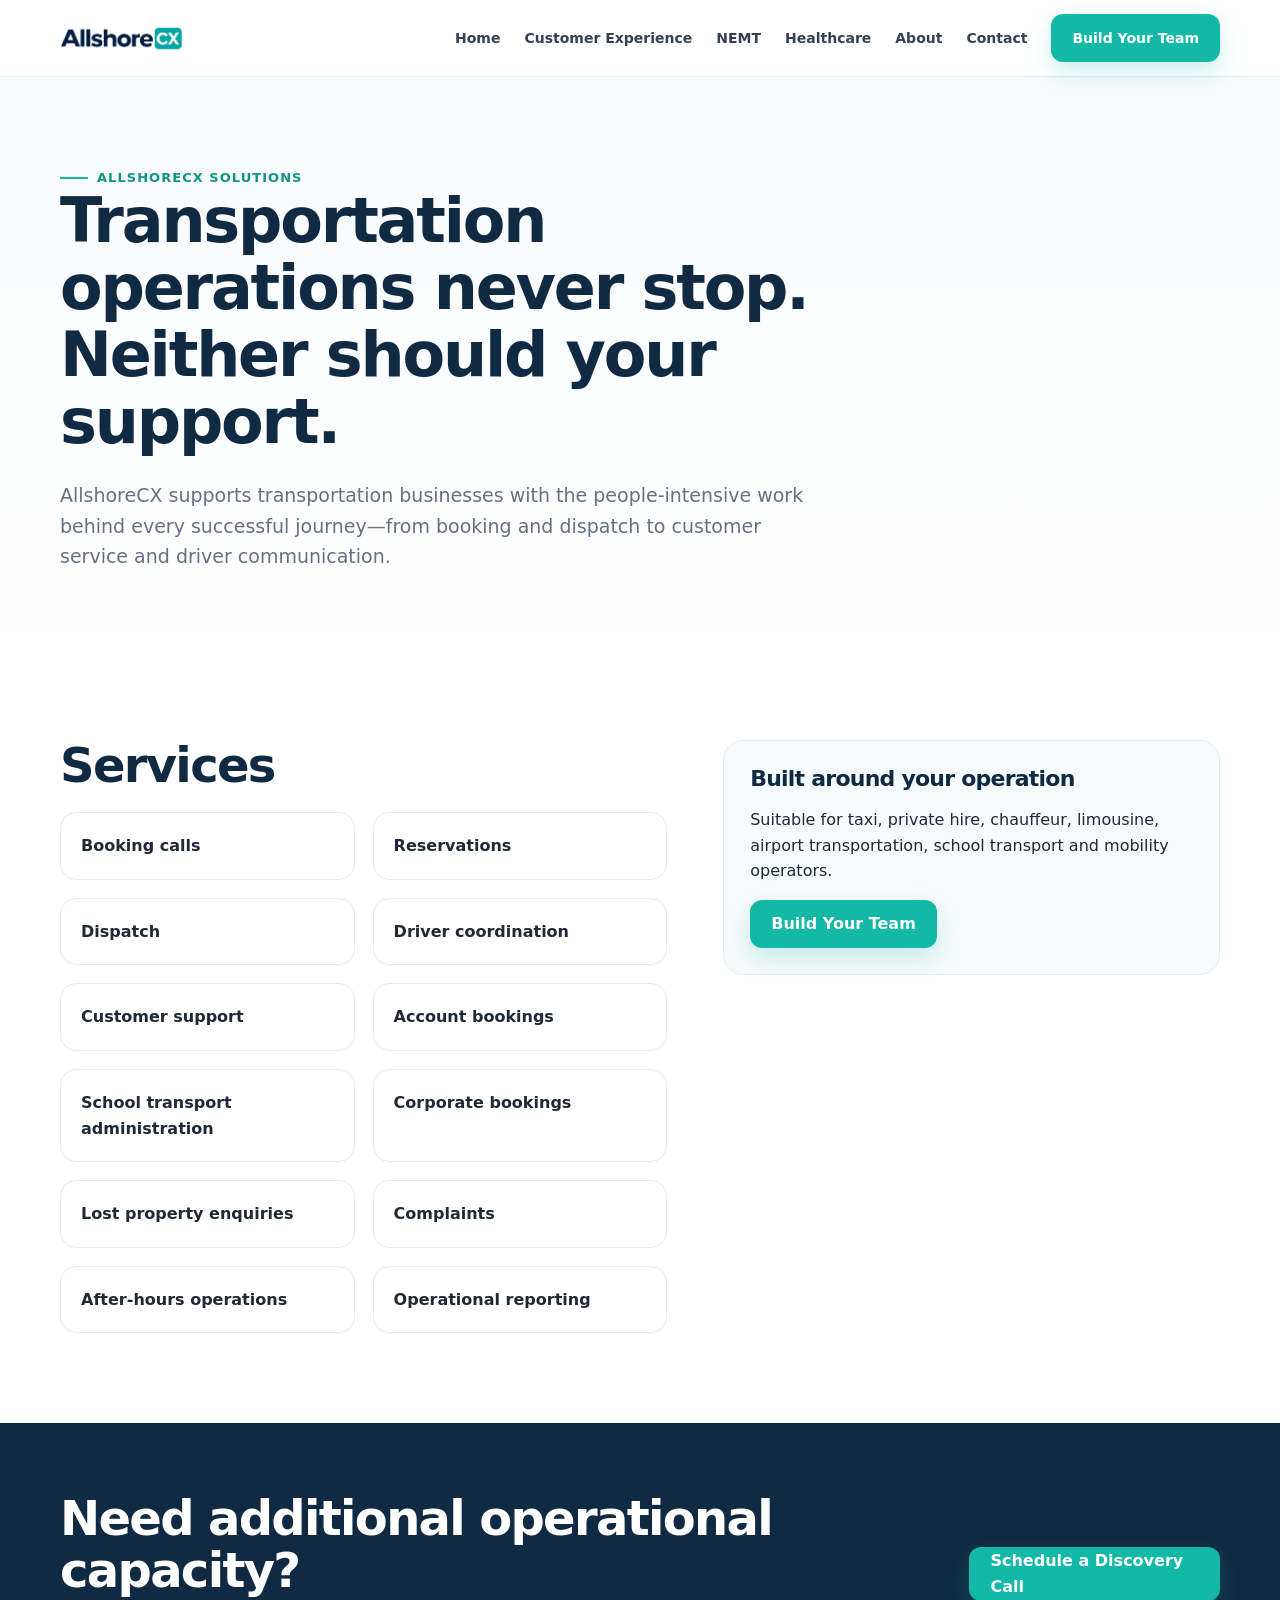
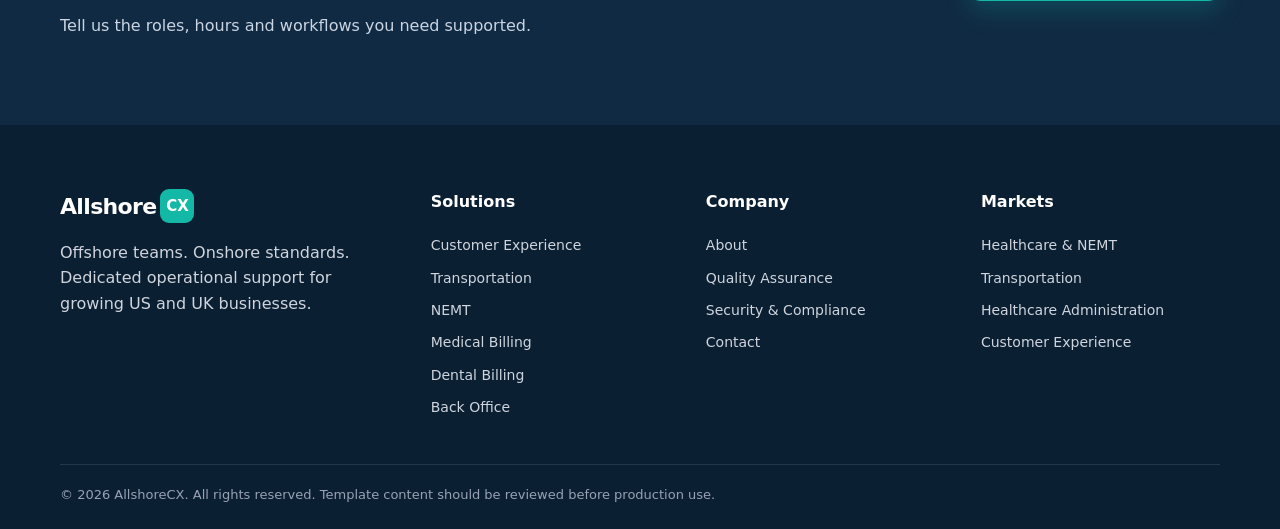
<file: transportation.html>
<!doctype html>
<html lang="en">
<head>
<meta charset="utf-8">
<meta name="viewport" content="width=device-width, initial-scale=1">
<title>Taxi & Transportation Dispatch Outsourcing | AllshoreCX</title>
<meta name="description" content="AllshoreCX supports transportation businesses with the people-intensive work behind every successful journey—from booking and dispatch to customer service and driver communication.">
<link rel="stylesheet" href="style.css">
</head>
<body>

<header class="site-header">
  <div class="container nav">
    <a class="logo" href="index.html"><img src="logo.png" alt="AllshoreCX" class="logo-img"></a>
    <nav class="nav-links"><a href="index.html">Home</a>
<a href="customer-experience.html">Customer Experience</a>
<a href="nemt.html">NEMT</a>
<a href="medical-billing.html">Healthcare</a>
<a href="about.html">About</a>
<a href="contact.html">Contact</a><a class="btn btn-primary" href="contact.html">Build Your Team</a></nav>
    <button class="mobile-toggle" aria-label="Toggle navigation">☰</button>
  </div>
</header>


<main>
<section class="page-hero"><div class="container"><div class="eyebrow">AllshoreCX Solutions</div><h1>Transportation operations never stop. Neither should your support.</h1><p>AllshoreCX supports transportation businesses with the people-intensive work behind every successful journey—from booking and dispatch to customer service and driver communication.</p></div></section>
<section class="section"><div class="container content-grid">
  <div><h2>Services</h2><div class="service-grid"><div class="service-item"><strong>Booking calls</strong></div><div class="service-item"><strong>Reservations</strong></div><div class="service-item"><strong>Dispatch</strong></div><div class="service-item"><strong>Driver coordination</strong></div><div class="service-item"><strong>Customer support</strong></div><div class="service-item"><strong>Account bookings</strong></div><div class="service-item"><strong>School transport administration</strong></div><div class="service-item"><strong>Corporate bookings</strong></div><div class="service-item"><strong>Lost property enquiries</strong></div><div class="service-item"><strong>Complaints</strong></div><div class="service-item"><strong>After-hours operations</strong></div><div class="service-item"><strong>Operational reporting</strong></div></div></div>
  <aside class="side-card"><h3>Built around your operation</h3><p>Suitable for taxi, private hire, chauffeur, limousine, airport transportation, school transport and mobility operators.</p><a class="btn btn-primary" href="contact.html">Build Your Team</a></aside>
</div></section>
<section class="cta"><div class="container cta-inner"><div><h2>Need additional operational capacity?</h2><p>Tell us the roles, hours and workflows you need supported.</p></div><a class="btn btn-primary" href="contact.html">Schedule a Discovery Call</a></div></section>
</main>

<footer>
  <div class="container">
    <div class="footer-grid">
      <div>
        <div class="logo" style="color:white;margin-bottom:14px">Allshore<span class="logo-tile">CX</span></div>
        <p style="max-width:340px">Offshore teams. Onshore standards. Dedicated operational support for growing US and UK businesses.</p>
      </div>
      <div>
        <h4>Solutions</h4>
        <a href="customer-experience.html">Customer Experience</a>
        <a href="transportation.html">Transportation</a>
        <a href="nemt.html">NEMT</a>
        <a href="medical-billing.html">Medical Billing</a>
        <a href="dental-billing.html">Dental Billing</a>
        <a href="back-office.html">Back Office</a>
      </div>
      <div>
        <h4>Company</h4>
        <a href="about.html">About</a>
        <a href="quality.html">Quality Assurance</a>
        <a href="security.html">Security & Compliance</a>
        <a href="contact.html">Contact</a>
      </div>
      <div>
        <h4>Markets</h4>
        <a href="nemt.html">Healthcare & NEMT</a>
        <a href="transportation.html">Transportation</a>
        <a href="medical-billing.html">Healthcare Administration</a>
        <a href="customer-experience.html">Customer Experience</a>
      </div>
    </div>
    <div class="copyright">© 2026 AllshoreCX. All rights reserved. Template content should be reviewed before production use.</div>
  </div>
</footer>
<script src="script.js"></script>

</body>
</html>
</file>
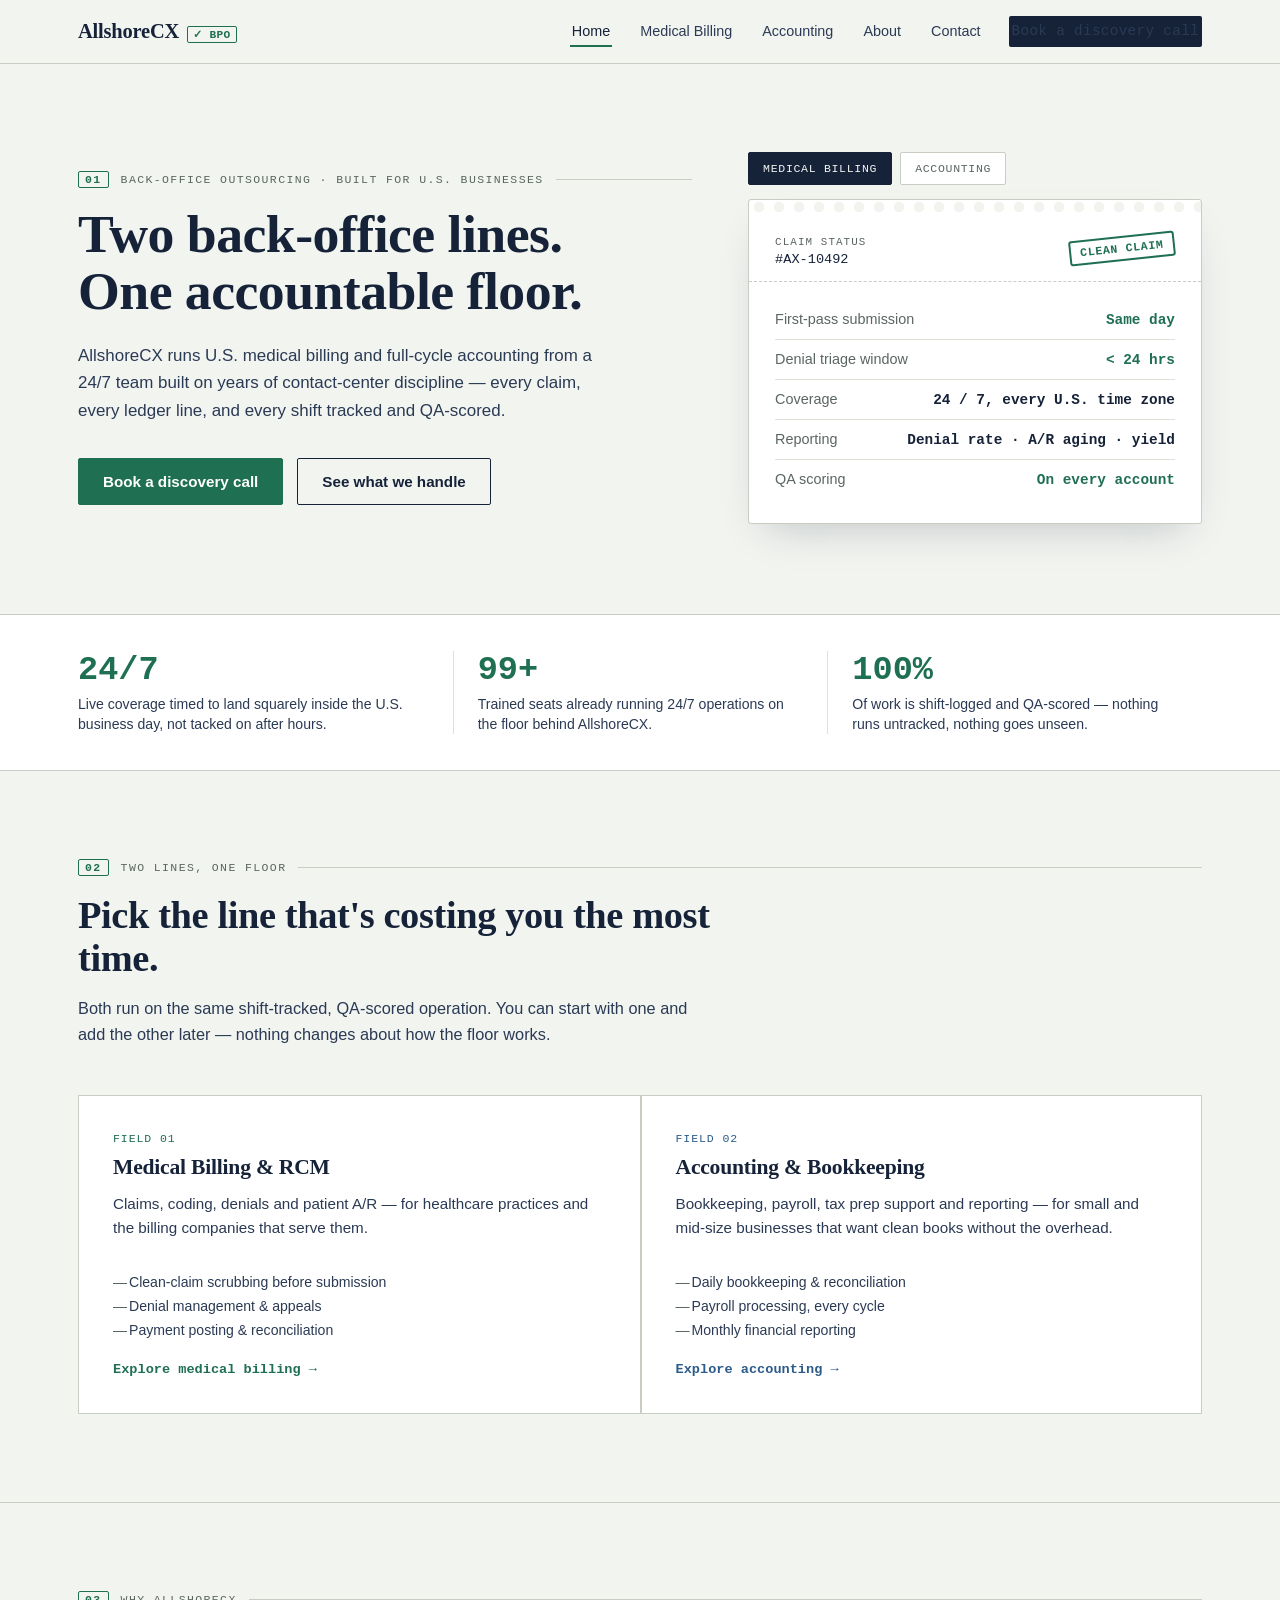
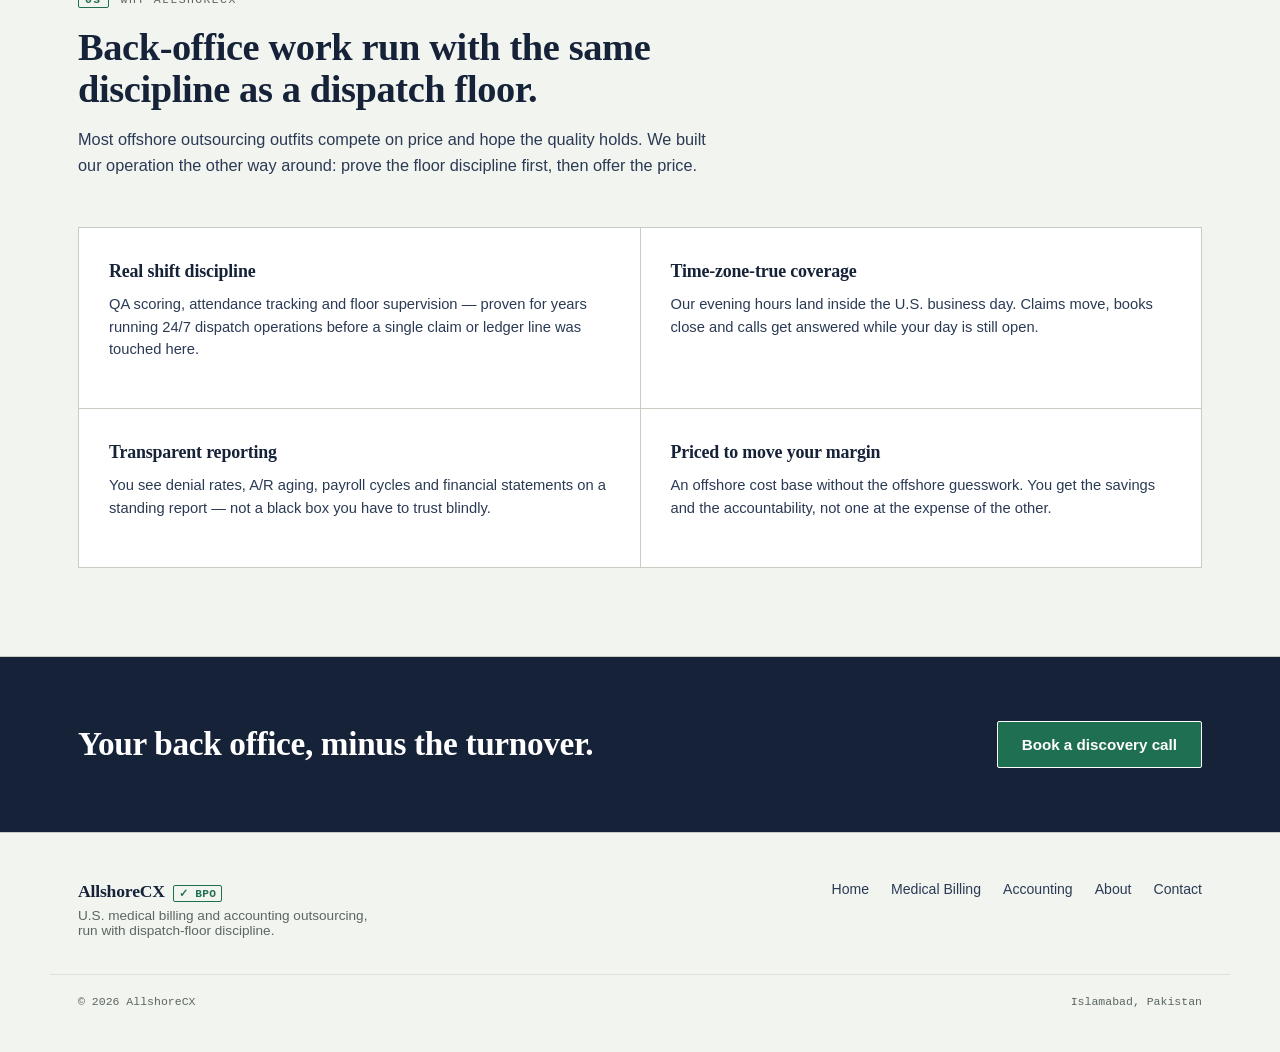
<file: AllshoreCX/website.html>
<!DOCTYPE html>
<!-- saved from url=(0193)file:///C:/Users/fahad/AppData/Local/Packages/5319275A.WhatsAppDesktop_cv1g1gvanyjgm/LocalState/sessions/1C38A2C3854A0202A412155A5039E450217C7DD2/transfers/2026-33/allshorecx-website%20(1).html -->
<html lang="en"><head><meta http-equiv="Content-Type" content="text/html; charset=UTF-8">

<meta name="viewport" content="width=device-width, initial-scale=1.0">
<title>AllshoreCX — U.S. Medical Billing &amp; Accounting Outsourcing</title>
<link rel="preconnect" href="https://fonts.googleapis.com/">
<link href="./website_files/css2" rel="stylesheet">
<style>
  :root{
    --ink:#152238;
    --ink-soft:#2b3a54;
    --paper:#F2F4F0;
    --paper-raised:#FFFFFF;
    --line:#C7CDC2;
    --line-soft:#DDE1D8;
    --green:#1F6F52;
    --green-dim:#E7EFE8;
    --blue:#2C5B8A;
    --blue-dim:#E7EEF3;
    --brick:#A8402E;
    --mono-text:#5B6660;
    --radius:2px;
  }
  *{box-sizing:border-box;}
  html{scroll-behavior:smooth;}
  body{
    margin:0;
    background:var(--paper);
    color:var(--ink);
    font-family:'IBM Plex Sans', sans-serif;
    -webkit-font-smoothing:antialiased;
  }
  h1,h2,h3,.display{
    font-family:'Zilla Slab', serif;
    font-weight:600;
    letter-spacing:-0.01em;
    margin:0;
  }
  .mono{font-family:'IBM Plex Mono', monospace;}
  a{color:inherit;text-decoration:none;}
  img{max-width:100%;display:block;}
  button{font-family:inherit;cursor:pointer;}

  /* ---------- nav ---------- */
  header.site-nav{
    position:fixed;top:0;left:0;right:0;z-index:100;
    background:rgba(242,244,240,0.92);
    backdrop-filter:blur(6px);
    border-bottom:1px solid var(--line);
  }
  .nav-inner{
    max-width:1180px;margin:0 auto;
    display:flex;align-items:center;justify-content:space-between;
    padding:16px 28px;
  }
  .wordmark{
    font-family:'Zilla Slab',serif;font-weight:700;font-size:1.28rem;
    letter-spacing:-0.01em;display:flex;align-items:baseline;gap:8px;
    white-space:nowrap;
  }
  .wordmark .tick{
    color:var(--green);font-family:'IBM Plex Mono',monospace;font-size:0.7rem;
    border:1px solid var(--green);padding:1px 5px;border-radius:2px;
    letter-spacing:0.03em;
  }
  nav.links{display:flex;gap:26px;align-items:center;}
  nav.links a{
    font-size:0.9rem;font-weight:500;color:var(--ink-soft);
    padding:6px 2px;border-bottom:2px solid transparent;
    transition:color .15s, border-color .15s;
    white-space:nowrap;
  }
  nav.links a:hover, nav.links a.active{color:var(--ink);border-bottom-color:var(--green);}
  .nav-cta{
    background:var(--ink);color:var(--paper);
    font-size:0.83rem;font-weight:600;
    padding:10px 16px;border-radius:2px;border:1px solid var(--ink);
    font-family:'IBM Plex Mono',monospace;letter-spacing:0.02em;
    transition:background .15s,color .15s;
    white-space:nowrap;
  }
  .nav-cta:hover{background:var(--green);border-color:var(--green);color:#fff;}
  .nav-toggle{display:none;background:none;border:none;font-size:1.6rem;color:var(--ink);}

  main{padding-top:74px;}
  .page{display:none;}
  .page.active{display:block;animation:fadein .35s ease;}
  @keyframes fadein{from{opacity:0;transform:translateY(6px);}to{opacity:1;transform:translateY(0);}}

  .wrap{max-width:1180px;margin:0 auto;padding:0 28px;}

  /* ---------- field label motif ---------- */
  .field-label{
    display:flex;align-items:center;gap:12px;
    font-family:'IBM Plex Mono',monospace;
    font-size:0.72rem;letter-spacing:0.12em;text-transform:uppercase;
    color:var(--mono-text);margin-bottom:18px;
  }
  .field-label .num{
    color:var(--green);font-weight:600;border:1px solid var(--green);
    padding:1px 6px;border-radius:2px;
  }
  .field-label.blue .num{color:var(--blue);border-color:var(--blue);}
  .field-label::after{content:"";flex:1;height:1px;background:var(--line);}

  /* ---------- hero ---------- */
  .hero{padding:78px 0 90px;position:relative;border-bottom:1px solid var(--line);}
  .hero-grid{display:grid;grid-template-columns:1.15fr 0.85fr;gap:56px;align-items:center;}
  .hero h1{font-size:clamp(2.2rem,4.2vw,3.4rem);line-height:1.06;color:var(--ink);}
  .hero .sub{margin-top:22px;font-size:1.06rem;line-height:1.6;color:var(--ink-soft);max-width:540px;}
  .hero-ctas{display:flex;gap:14px;margin-top:34px;flex-wrap:wrap;}
  .btn-primary{
    background:var(--green);color:#fff;border:1px solid var(--green);
    padding:14px 24px;font-weight:600;font-size:0.95rem;border-radius:2px;
    transition:background .15s;display:inline-block;
  }
  .btn-primary:hover{background:#175941;}
  .btn-primary.blue{background:var(--blue);border-color:var(--blue);}
  .btn-primary.blue:hover{background:#204671;}
  .btn-secondary{
    background:transparent;color:var(--ink);border:1px solid var(--ink);
    padding:14px 24px;font-weight:600;font-size:0.95rem;border-radius:2px;
    transition:all .15s;display:inline-block;
  }
  .btn-secondary:hover{background:var(--ink);color:var(--paper);}

  /* ---------- ticket signature w/ tabs ---------- */
  .ticket-tabs{display:flex;gap:8px;margin-bottom:14px;}
  .ticket-tab{
    font-family:'IBM Plex Mono',monospace;font-size:0.72rem;letter-spacing:0.06em;text-transform:uppercase;
    padding:9px 14px;border:1px solid var(--line);border-radius:2px;background:var(--paper-raised);
    color:var(--mono-text);transition:all .15s;
  }
  .ticket-tab.active{background:var(--ink);color:var(--paper);border-color:var(--ink);}
  .ticket{
    background:var(--paper-raised);border:1px solid var(--line);border-radius:3px;
    box-shadow:0 18px 40px -18px rgba(21,34,56,0.25);position:relative;overflow:hidden;
  }
  .ticket-perf{
    height:14px;width:100%;
    background-image: radial-gradient(circle at 10px 7px, var(--paper) 5px, transparent 5.5px);
    background-size:20px 14px;background-repeat:repeat-x;
  }
  .ticket-top{display:flex;justify-content:space-between;align-items:flex-start;padding:22px 26px 14px;border-bottom:1px dashed var(--line);}
  .ticket-top .t-label{font-family:'IBM Plex Mono',monospace;font-size:0.68rem;letter-spacing:0.1em;text-transform:uppercase;color:var(--mono-text);}
  .stamp{
    font-family:'IBM Plex Mono',monospace;font-size:0.72rem;font-weight:600;
    color:var(--green);border:2px solid var(--green);border-radius:3px;
    padding:4px 9px;transform:rotate(-6deg);letter-spacing:0.06em;white-space:nowrap;
  }
  .stamp.blue{color:var(--blue);border-color:var(--blue);}
  .ticket-body{padding:18px 26px 24px;}
  .ticket-panel{display:none;}
  .ticket-panel.active{display:block;}
  .tline{display:flex;justify-content:space-between;align-items:baseline;padding:11px 0;border-bottom:1px solid var(--line-soft);font-size:0.9rem;}
  .tline:last-child{border-bottom:none;}
  .tline .k{color:var(--mono-text);}
  .tline .v{font-family:'IBM Plex Mono',monospace;font-weight:600;color:var(--ink);}
  .tline .v.green{color:var(--green);}
  .tline .v.blue{color:var(--blue);}

  /* ---------- stat strip ---------- */
  .stat-strip{border-bottom:1px solid var(--line);background:var(--paper-raised);}
  .stat-strip .wrap{display:grid;grid-template-columns:repeat(3,1fr);padding:36px 28px;}
  .stat{padding:0 24px;border-left:1px solid var(--line-soft);}
  .stat:first-child{border-left:none;padding-left:0;}
  .stat .num{font-family:'IBM Plex Mono',monospace;font-size:2.1rem;font-weight:600;color:var(--green);}
  .stat .desc{margin-top:6px;font-size:0.88rem;color:var(--ink-soft);line-height:1.4;}

  /* ---------- generic section ---------- */
  section.block{padding:88px 0;border-bottom:1px solid var(--line);}
  section.block:last-of-type{border-bottom:none;}
  .block h2{font-size:clamp(1.8rem,3vw,2.5rem);max-width:640px;line-height:1.1;}
  .block .lead{font-size:1.02rem;color:var(--ink-soft);max-width:640px;margin-top:16px;line-height:1.6;}

  /* ---------- two-path cards ---------- */
  .path-grid{display:grid;grid-template-columns:1fr 1fr;gap:1px;margin-top:48px;background:var(--line);border:1px solid var(--line);}
  .path-card{background:var(--paper-raised);padding:36px 34px;display:flex;flex-direction:column;}
  .path-card .field-tag{font-family:'IBM Plex Mono',monospace;font-size:0.72rem;letter-spacing:0.08em;text-transform:uppercase;}
  .path-card.green .field-tag{color:var(--green);}
  .path-card.blue .field-tag{color:var(--blue);}
  .path-card h3{margin-top:10px;font-size:1.35rem;}
  .path-card p{margin-top:12px;color:var(--ink-soft);font-size:0.95rem;line-height:1.6;}
  .path-card ul{margin:18px 0 0;padding:0;list-style:none;display:flex;flex-direction:column;gap:8px;}
  .path-card li{font-size:0.88rem;color:var(--ink-soft);padding-left:16px;position:relative;}
  .path-card li::before{content:"—";position:absolute;left:0;color:var(--mono-text);}
  .path-card .go{margin-top:24px;font-family:'IBM Plex Mono',monospace;font-size:0.85rem;font-weight:600;}
  .path-card.green .go{color:var(--green);}
  .path-card.blue .go{color:var(--blue);}
  .path-card.blue{border-left:1px solid var(--line);}

  /* ---------- sequence / cycle strip (reusable for both verticals) ---------- */
  .cycle{display:grid;gap:0;margin-top:52px;border:1px solid var(--line);border-radius:2px;overflow:hidden;}
  .cycle.c6{grid-template-columns:repeat(6,1fr);}
  .cycle.c5{grid-template-columns:repeat(5,1fr);}
  .cycle-step{padding:22px 18px;border-right:1px solid var(--line);background:var(--paper-raised);position:relative;}
  .cycle-step:last-child{border-right:none;}
  .cycle-step .cnum{font-family:'IBM Plex Mono',monospace;color:var(--green);font-size:0.78rem;font-weight:600;}
  .cycle.blue .cycle-step .cnum{color:var(--blue);}
  .cycle-step h4{font-family:'Zilla Slab',serif;font-size:0.95rem;margin-top:8px;line-height:1.25;font-weight:600;}
  .cycle-step p{font-size:0.78rem;color:var(--mono-text);margin-top:8px;line-height:1.45;}

  /* ---------- diff grid ---------- */
  .diff-grid{display:grid;grid-template-columns:repeat(2,1fr);gap:1px;margin-top:48px;background:var(--line);border:1px solid var(--line);}
  .diff-card{background:var(--paper-raised);padding:32px 30px;}
  .diff-card h3{font-size:1.12rem;line-height:1.3;}
  .diff-card p{margin-top:10px;font-size:0.92rem;color:var(--ink-soft);line-height:1.55;}

  /* ---------- cta banner ---------- */
  .cta-banner{background:var(--ink);color:var(--paper);padding:64px 0;}
  .cta-banner .wrap{display:flex;justify-content:space-between;align-items:center;gap:32px;flex-wrap:wrap;}
  .cta-banner h2{color:#fff;font-size:clamp(1.6rem,2.6vw,2.1rem);max-width:520px;line-height:1.15;}
  .cta-banner .btn-primary{border-color:#fff;}

  /* ---------- service rows ---------- */
  .service-list{margin-top:50px;display:flex;flex-direction:column;}
  .service-row{display:grid;grid-template-columns:200px 1fr;gap:32px;padding:30px 0;border-top:1px solid var(--line);}
  .service-row:last-child{border-bottom:1px solid var(--line);}
  .service-row .field-tag{font-family:'IBM Plex Mono',monospace;font-size:0.72rem;letter-spacing:0.08em;color:var(--green);text-transform:uppercase;}
  .service-row.blue .field-tag{color:var(--blue);}
  .service-row h3{margin-top:8px;font-size:1.2rem;}
  .service-row p{margin-top:10px;color:var(--ink-soft);font-size:0.94rem;line-height:1.6;max-width:560px;}

  .addon-box{margin-top:40px;padding:28px 30px;border:1px solid var(--green);background:var(--green-dim);border-radius:2px;display:flex;justify-content:space-between;gap:24px;align-items:flex-start;flex-wrap:wrap;}
  .addon-box.blue{border-color:var(--blue);background:var(--blue-dim);}
  .addon-box .field-tag{color:var(--green);font-family:'IBM Plex Mono',monospace;font-size:0.72rem;letter-spacing:0.08em;text-transform:uppercase;}
  .addon-box.blue .field-tag{color:var(--blue);}
  .addon-box h3{margin-top:6px;font-size:1.1rem;}
  .addon-box p{margin-top:8px;color:var(--ink-soft);font-size:0.92rem;max-width:520px;line-height:1.5;}

  /* ---------- about page ---------- */
  .about-hero{padding:78px 0 60px;border-bottom:1px solid var(--line);}
  .about-hero h1{font-size:clamp(2.1rem,3.8vw,3rem);max-width:720px;line-height:1.12;}
  .about-hero .sub{margin-top:20px;font-size:1.05rem;color:var(--ink-soft);max-width:680px;line-height:1.65;}

  .lesson-list{margin-top:40px;}
  .lesson{display:grid;grid-template-columns:44px 1fr;gap:20px;padding:22px 0;border-top:1px solid var(--line-soft);}
  .lesson:last-child{border-bottom:1px solid var(--line-soft);}
  .lesson .mark{font-family:'IBM Plex Mono',monospace;color:var(--green);font-weight:600;}
  .lesson h4{font-size:1.02rem;}
  .lesson p{margin-top:6px;font-size:0.9rem;color:var(--ink-soft);line-height:1.55;}

  .founder-card{margin-top:48px;display:grid;grid-template-columns:180px 1fr;gap:32px;border:1px solid var(--line);border-radius:2px;padding:30px;background:var(--paper-raised);}
  .founder-avatar{width:100%;aspect-ratio:1;background:var(--ink);border-radius:2px;display:flex;align-items:center;justify-content:center;font-family:'Zilla Slab',serif;color:var(--paper);font-size:2rem;font-weight:700;}
  .founder-card h3{font-size:1.15rem;}
  .founder-card .role{font-family:'IBM Plex Mono',monospace;font-size:0.75rem;color:var(--green);margin-top:4px;letter-spacing:0.04em;}
  .founder-card p{margin-top:12px;font-size:0.92rem;color:var(--ink-soft);line-height:1.6;}

  .info-cols{display:grid;grid-template-columns:repeat(2,1fr);gap:40px;margin-top:44px;}
  .info-col h4{font-family:'IBM Plex Mono',monospace;font-size:0.75rem;text-transform:uppercase;letter-spacing:0.08em;color:var(--mono-text);}
  .info-col p{margin-top:10px;font-size:0.95rem;color:var(--ink-soft);line-height:1.6;}

  /* ---------- contact page ---------- */
  .contact-grid{display:grid;grid-template-columns:1fr 0.8fr;gap:60px;margin-top:48px;align-items:start;}
  form.contact-form{display:flex;flex-direction:column;gap:18px;}
  .form-row{display:flex;flex-direction:column;gap:6px;}
  .form-row.two{display:grid;grid-template-columns:1fr 1fr;gap:18px;}
  label{font-family:'IBM Plex Mono',monospace;font-size:0.72rem;text-transform:uppercase;letter-spacing:0.08em;color:var(--mono-text);}
  input, textarea, select{
    font-family:'IBM Plex Sans',sans-serif;font-size:0.96rem;
    padding:12px 14px;border:1px solid var(--line);border-radius:2px;
    background:var(--paper-raised);color:var(--ink);
  }
  input:focus, textarea:focus, select:focus{outline:2px solid var(--green);outline-offset:1px;border-color:var(--green);}
  textarea{resize:vertical;min-height:110px;}
  .submit-btn{margin-top:6px;align-self:flex-start;}
  .contact-side{border:1px solid var(--line);border-radius:2px;padding:30px;background:var(--paper-raised);}
  .contact-side h3{font-size:1.05rem;}
  .contact-side .cline{margin-top:20px;padding-top:16px;border-top:1px solid var(--line-soft);}
  .contact-side .cline:first-of-type{border-top:none;padding-top:0;}
  .contact-side .clabel{font-family:'IBM Plex Mono',monospace;font-size:0.7rem;color:var(--mono-text);text-transform:uppercase;letter-spacing:0.06em;}
  .contact-side .cval{margin-top:5px;font-size:0.95rem;}
  .form-note{margin-top:10px;font-size:0.82rem;color:var(--mono-text);}
  #form-success{display:none;margin-top:20px;padding:16px 18px;background:var(--green-dim);border:1px solid var(--green);border-radius:2px;font-size:0.9rem;color:var(--green);}

  /* ---------- footer ---------- */
  footer{padding:48px 0 40px;border-top:1px solid var(--line);}
  .footer-inner{display:flex;justify-content:space-between;align-items:flex-start;flex-wrap:wrap;gap:24px;}
  footer .wordmark{font-size:1.1rem;}
  footer .tagline{margin-top:6px;font-size:0.85rem;color:var(--mono-text);max-width:300px;}
  footer nav{display:flex;gap:22px;flex-wrap:wrap;}
  footer nav a{font-size:0.88rem;color:var(--ink-soft);}
  footer nav a:hover{color:var(--ink);}
  .footer-bottom{margin-top:36px;padding-top:20px;border-top:1px solid var(--line-soft);font-family:'IBM Plex Mono',monospace;font-size:0.72rem;color:var(--mono-text);display:flex;justify-content:space-between;flex-wrap:wrap;gap:8px;}

  /* ---------- responsive ---------- */
  @media (max-width:920px){
    .hero-grid{grid-template-columns:1fr;gap:44px;}
    .cycle.c6{grid-template-columns:repeat(3,1fr);}
    .cycle.c5{grid-template-columns:repeat(3,1fr);}
    .cycle-step{border-bottom:1px solid var(--line);}
    .diff-grid{grid-template-columns:1fr;}
    .path-grid{grid-template-columns:1fr;}
    .path-card.blue{border-left:none;border-top:1px solid var(--line);}
    .stat-strip .wrap{grid-template-columns:1fr;gap:22px;}
    .stat{border-left:none;border-top:1px solid var(--line-soft);padding:18px 0 0;}
    .stat:first-child{border-top:none;padding-top:0;}
    .founder-card{grid-template-columns:1fr;}
    .founder-avatar{max-width:120px;}
    .contact-grid{grid-template-columns:1fr;}
    .info-cols{grid-template-columns:1fr;}
    nav.links{display:none;position:absolute;top:100%;left:0;right:0;background:var(--paper);flex-direction:column;padding:16px 28px 24px;border-bottom:1px solid var(--line);gap:16px;align-items:flex-start;}
    nav.links.open{display:flex;}
    .nav-toggle{display:block;}
    .service-row{grid-template-columns:1fr;gap:8px;}
  }
  @media (max-width:600px){
    .cycle.c6, .cycle.c5{grid-template-columns:1fr 1fr;}
    .cycle-step:nth-child(odd){border-right:1px solid var(--line);}
    .cycle-step:nth-child(2n){border-right:none;}
    .form-row.two{grid-template-columns:1fr;}
    .cta-banner .wrap{flex-direction:column;align-items:flex-start;}
  }
  @media (prefers-reduced-motion: reduce){
    html{scroll-behavior:auto;}
    .page.active{animation:none;}
  }
</style>
</head>
<body>

<header class="site-nav">
  <div class="nav-inner">
    <a href="file:///C:/Users/fahad/AppData/Local/Packages/5319275A.WhatsAppDesktop_cv1g1gvanyjgm/LocalState/sessions/1C38A2C3854A0202A412155A5039E450217C7DD2/transfers/2026-33/allshorecx-website%20(1).html#" class="wordmark" onclick="showPage(&#39;home&#39;);return false;">AllshoreCX <span class="tick">✓ BPO</span></a>
    <button class="nav-toggle" aria-label="Toggle menu" onclick="document.querySelector(&#39;nav.links&#39;).classList.toggle(&#39;open&#39;)">☰</button>
    <nav class="links">
      <a href="file:///C:/Users/fahad/AppData/Local/Packages/5319275A.WhatsAppDesktop_cv1g1gvanyjgm/LocalState/sessions/1C38A2C3854A0202A412155A5039E450217C7DD2/transfers/2026-33/allshorecx-website%20(1).html#" data-page="home" onclick="showPage(&#39;home&#39;);return false;" class="active">Home</a>
      <a href="file:///C:/Users/fahad/AppData/Local/Packages/5319275A.WhatsAppDesktop_cv1g1gvanyjgm/LocalState/sessions/1C38A2C3854A0202A412155A5039E450217C7DD2/transfers/2026-33/allshorecx-website%20(1).html#" data-page="billing" onclick="showPage(&#39;billing&#39;);return false;" class="">Medical Billing</a>
      <a href="file:///C:/Users/fahad/AppData/Local/Packages/5319275A.WhatsAppDesktop_cv1g1gvanyjgm/LocalState/sessions/1C38A2C3854A0202A412155A5039E450217C7DD2/transfers/2026-33/allshorecx-website%20(1).html#" data-page="accounting" onclick="showPage(&#39;accounting&#39;);return false;" class="">Accounting</a>
      <a href="file:///C:/Users/fahad/AppData/Local/Packages/5319275A.WhatsAppDesktop_cv1g1gvanyjgm/LocalState/sessions/1C38A2C3854A0202A412155A5039E450217C7DD2/transfers/2026-33/allshorecx-website%20(1).html#" data-page="about" onclick="showPage(&#39;about&#39;);return false;" class="">About</a>
      <a href="file:///C:/Users/fahad/AppData/Local/Packages/5319275A.WhatsAppDesktop_cv1g1gvanyjgm/LocalState/sessions/1C38A2C3854A0202A412155A5039E450217C7DD2/transfers/2026-33/allshorecx-website%20(1).html#" data-page="contact" onclick="showPage(&#39;contact&#39;);return false;" class="">Contact</a>
      <a href="file:///C:/Users/fahad/AppData/Local/Packages/5319275A.WhatsAppDesktop_cv1g1gvanyjgm/LocalState/sessions/1C38A2C3854A0202A412155A5039E450217C7DD2/transfers/2026-33/allshorecx-website%20(1).html#" class="nav-cta" onclick="showPage(&#39;contact&#39;);return false;">Book a discovery call</a>
    </nav>
  </div>
</header>

<main>

  <!-- ============ HOME ============ -->
  <div class="page active" id="page-home">

    <section class="hero">
      <div class="wrap hero-grid">
        <div>
          <div class="field-label"><span class="num">01</span> Back-office outsourcing · built for U.S. businesses</div>
          <h1>Two back-office lines.<br>One accountable floor.</h1>
          <p class="sub">AllshoreCX runs U.S. medical billing and full-cycle accounting from a 24/7 team built on years of contact-center discipline — every claim, every ledger line, and every shift tracked and QA-scored.</p>
          <div class="hero-ctas">
            <a href="file:///C:/Users/fahad/AppData/Local/Packages/5319275A.WhatsAppDesktop_cv1g1gvanyjgm/LocalState/sessions/1C38A2C3854A0202A412155A5039E450217C7DD2/transfers/2026-33/allshorecx-website%20(1).html#" class="btn-primary" onclick="showPage(&#39;contact&#39;);return false;">Book a discovery call</a>
            <a href="file:///C:/Users/fahad/AppData/Local/Packages/5319275A.WhatsAppDesktop_cv1g1gvanyjgm/LocalState/sessions/1C38A2C3854A0202A412155A5039E450217C7DD2/transfers/2026-33/allshorecx-website%20(1).html#" class="btn-secondary" onclick="showPage(&#39;billing&#39;);return false;">See what we handle</a>
          </div>
        </div>
        <div>
          <div class="ticket-tabs">
            <button class="ticket-tab active" id="tab-billing" onclick="toggleTicket(&#39;billing&#39;)">Medical billing</button>
            <button class="ticket-tab" id="tab-accounting" onclick="toggleTicket(&#39;accounting&#39;)">Accounting</button>
          </div>
          <div class="ticket">
            <div class="ticket-perf"></div>

            <div class="ticket-panel active" id="panel-billing">
              <div class="ticket-top">
                <div>
                  <div class="t-label">Claim status</div>
                  <div style="font-family:&#39;IBM Plex Mono&#39;,monospace;font-size:0.85rem;margin-top:4px;">#AX-10492</div>
                </div>
                <div class="stamp">CLEAN CLAIM</div>
              </div>
              <div class="ticket-body">
                <div class="tline"><span class="k">First-pass submission</span><span class="v green">Same day</span></div>
                <div class="tline"><span class="k">Denial triage window</span><span class="v green">&lt; 24 hrs</span></div>
                <div class="tline"><span class="k">Coverage</span><span class="v">24 / 7, every U.S. time zone</span></div>
                <div class="tline"><span class="k">Reporting</span><span class="v">Denial rate · A/R aging · yield</span></div>
                <div class="tline"><span class="k">QA scoring</span><span class="v green">On every account</span></div>
              </div>
            </div>

            <div class="ticket-panel" id="panel-accounting">
              <div class="ticket-top">
                <div>
                  <div class="t-label">Ledger status</div>
                  <div style="font-family:&#39;IBM Plex Mono&#39;,monospace;font-size:0.85rem;margin-top:4px;">#LG-30871</div>
                </div>
                <div class="stamp blue">BOOKS BALANCED</div>
              </div>
              <div class="ticket-body">
                <div class="tline"><span class="k">Books closed</span><span class="v blue">Monthly, on schedule</span></div>
                <div class="tline"><span class="k">Payroll runs</span><span class="v blue">On time, every cycle</span></div>
                <div class="tline"><span class="k">Coverage</span><span class="v">24 / 7, every U.S. time zone</span></div>
                <div class="tline"><span class="k">Reporting</span><span class="v">P&amp;L · balance sheet · cash flow</span></div>
                <div class="tline"><span class="k">QA scoring</span><span class="v blue">On every account</span></div>
              </div>
            </div>

          </div>
        </div>
      </div>
    </section>

    <section class="stat-strip">
      <div class="wrap">
        <div class="stat">
          <div class="num">24/7</div>
          <div class="desc">Live coverage timed to land squarely inside the U.S. business day, not tacked on after hours.</div>
        </div>
        <div class="stat">
          <div class="num">99+</div>
          <div class="desc">Trained seats already running 24/7 operations on the floor behind AllshoreCX.</div>
        </div>
        <div class="stat">
          <div class="num">100%</div>
          <div class="desc">Of work is shift-logged and QA-scored — nothing runs untracked, nothing goes unseen.</div>
        </div>
      </div>
    </section>

    <section class="block">
      <div class="wrap">
        <div class="field-label"><span class="num">02</span> Two lines, one floor</div>
        <h2>Pick the line that's costing you the most time.</h2>
        <p class="lead">Both run on the same shift-tracked, QA-scored operation. You can start with one and add the other later — nothing changes about how the floor works.</p>

        <div class="path-grid">
          <div class="path-card green">
            <span class="field-tag">Field 01</span>
            <h3>Medical Billing &amp; RCM</h3>
            <p>Claims, coding, denials and patient A/R — for healthcare practices and the billing companies that serve them.</p>
            <ul>
              <li>Clean-claim scrubbing before submission</li>
              <li>Denial management &amp; appeals</li>
              <li>Payment posting &amp; reconciliation</li>
            </ul>
            <a href="file:///C:/Users/fahad/AppData/Local/Packages/5319275A.WhatsAppDesktop_cv1g1gvanyjgm/LocalState/sessions/1C38A2C3854A0202A412155A5039E450217C7DD2/transfers/2026-33/allshorecx-website%20(1).html#" class="go" onclick="showPage(&#39;billing&#39;);return false;">Explore medical billing →</a>
          </div>
          <div class="path-card blue">
            <span class="field-tag">Field 02</span>
            <h3>Accounting &amp; Bookkeeping</h3>
            <p>Bookkeeping, payroll, tax prep support and reporting — for small and mid-size businesses that want clean books without the overhead.</p>
            <ul>
              <li>Daily bookkeeping &amp; reconciliation</li>
              <li>Payroll processing, every cycle</li>
              <li>Monthly financial reporting</li>
            </ul>
            <a href="file:///C:/Users/fahad/AppData/Local/Packages/5319275A.WhatsAppDesktop_cv1g1gvanyjgm/LocalState/sessions/1C38A2C3854A0202A412155A5039E450217C7DD2/transfers/2026-33/allshorecx-website%20(1).html#" class="go" onclick="showPage(&#39;accounting&#39;);return false;">Explore accounting →</a>
          </div>
        </div>
      </div>
    </section>

    <section class="block">
      <div class="wrap">
        <div class="field-label"><span class="num">03</span> Why AllshoreCX</div>
        <h2>Back-office work run with the same discipline as a dispatch floor.</h2>
        <p class="lead">Most offshore outsourcing outfits compete on price and hope the quality holds. We built our operation the other way around: prove the floor discipline first, then offer the price.</p>

        <div class="diff-grid">
          <div class="diff-card">
            <h3>Real shift discipline</h3>
            <p>QA scoring, attendance tracking and floor supervision — proven for years running 24/7 dispatch operations before a single claim or ledger line was touched here.</p>
          </div>
          <div class="diff-card">
            <h3>Time-zone-true coverage</h3>
            <p>Our evening hours land inside the U.S. business day. Claims move, books close and calls get answered while your day is still open.</p>
          </div>
          <div class="diff-card">
            <h3>Transparent reporting</h3>
            <p>You see denial rates, A/R aging, payroll cycles and financial statements on a standing report — not a black box you have to trust blindly.</p>
          </div>
          <div class="diff-card">
            <h3>Priced to move your margin</h3>
            <p>An offshore cost base without the offshore guesswork. You get the savings and the accountability, not one at the expense of the other.</p>
          </div>
        </div>
      </div>
    </section>

    <section class="cta-banner">
      <div class="wrap">
        <h2>Your back office, minus the turnover.</h2>
        <a href="file:///C:/Users/fahad/AppData/Local/Packages/5319275A.WhatsAppDesktop_cv1g1gvanyjgm/LocalState/sessions/1C38A2C3854A0202A412155A5039E450217C7DD2/transfers/2026-33/allshorecx-website%20(1).html#" class="btn-primary" onclick="showPage(&#39;contact&#39;);return false;">Book a discovery call</a>
      </div>
    </section>

  </div>

  <!-- ============ MEDICAL BILLING ============ -->
  <div class="page" id="page-billing">

    <section class="about-hero">
      <div class="wrap">
        <div class="field-label"><span class="num">01</span> Medical billing &amp; RCM</div>
        <h1>Every stage of the claim, covered.</h1>
        <p class="sub">For healthcare practices and the billing companies that serve them. Pick a single stage that's leaking, or hand us the whole cycle — the same QA-scored, shift-tracked team is behind it.</p>
      </div>
    </section>

    <section class="block" style="padding-top:56px;">
      <div class="wrap">
        <div class="field-label"><span class="num">02</span> How the claim moves</div>
        <div class="cycle c6">
          <div class="cycle-step">
            <div class="cnum">01</div>
            <h4>Eligibility &amp; benefits</h4>
            <p>Coverage, copays and authorizations confirmed before the patient sits down.</p>
          </div>
          <div class="cycle-step">
            <div class="cnum">02</div>
            <h4>Coding &amp; charge entry</h4>
            <p>Charges coded against current payer rules the same day service is rendered.</p>
          </div>
          <div class="cycle-step">
            <div class="cnum">03</div>
            <h4>Claims submission</h4>
            <p>Every claim scrubbed against payer edits before it leaves the building.</p>
          </div>
          <div class="cycle-step">
            <div class="cnum">04</div>
            <h4>Payment posting</h4>
            <p>ERAs and manual payments reconciled daily against what was actually paid.</p>
          </div>
          <div class="cycle-step">
            <div class="cnum">05</div>
            <h4>Denial management</h4>
            <p>Denials triaged within 24 hours, corrected, and re-filed or appealed.</p>
          </div>
          <div class="cycle-step">
            <div class="cnum">06</div>
            <h4>Patient A/R</h4>
            <p>Balances followed up on and explained clearly — collections without friction.</p>
          </div>
        </div>

        <div class="service-list">
          <div class="service-row">
            <div><span class="field-tag">Field 01</span></div>
            <div>
              <h3>Eligibility &amp; Benefits Verification</h3>
              <p>We confirm coverage, copays, deductibles and prior authorizations before the patient is ever seen — so claims don't come back on a technicality that was checkable on day one.</p>
            </div>
          </div>
          <div class="service-row">
            <div><span class="field-tag">Field 02</span></div>
            <div>
              <h3>Medical Coding &amp; Charge Entry</h3>
              <p>Charges are coded and entered against current payer rules the same day service is rendered, closing the lag between the visit and the claim.</p>
            </div>
          </div>
          <div class="service-row">
            <div><span class="field-tag">Field 03</span></div>
            <div>
              <h3>Claims Submission &amp; Scrubbing</h3>
              <p>Every claim is scrubbed against payer edits before it leaves the building, so first-pass acceptance goes up and avoidable rejections stop eating your week.</p>
            </div>
          </div>
          <div class="service-row">
            <div><span class="field-tag">Field 04</span></div>
            <div>
              <h3>Payment Posting &amp; Reconciliation</h3>
              <p>ERAs and manual payments are posted and reconciled daily, so your ledger reflects what's actually been paid — not what should have been paid.</p>
            </div>
          </div>
          <div class="service-row">
            <div><span class="field-tag">Field 05</span></div>
            <div>
              <h3>Denial Management &amp; Appeals</h3>
              <p>Denials are triaged within 24 hours, corrected at the root cause, and re-filed or appealed — not left sitting in a queue until they age out.</p>
            </div>
          </div>
          <div class="service-row">
            <div><span class="field-tag">Field 06</span></div>
            <div>
              <h3>Patient A/R &amp; Statement Support</h3>
              <p>Patient balances are followed up on and explained in plain language, protecting collections without turning it into a fight with your patients.</p>
            </div>
          </div>
        </div>

        <div class="addon-box">
          <div>
            <span class="field-tag">Standing on every account</span>
            <h3>Reporting &amp; quality assurance</h3>
            <p>Every account gets a QA-scored quality pass and a standing report covering denial rate, days in A/R, and first-pass yield — the same discipline we use to run 24/7 dispatch floors.</p>
          </div>
        </div>
      </div>
    </section>

    <section class="cta-banner">
      <div class="wrap">
        <h2>Tell us where your billing is leaking.<br>We'll show you the fix.</h2>
        <a href="file:///C:/Users/fahad/AppData/Local/Packages/5319275A.WhatsAppDesktop_cv1g1gvanyjgm/LocalState/sessions/1C38A2C3854A0202A412155A5039E450217C7DD2/transfers/2026-33/allshorecx-website%20(1).html#" class="btn-primary" onclick="showPage(&#39;contact&#39;);return false;">Book a discovery call</a>
      </div>
    </section>

  </div>

  <!-- ============ ACCOUNTING ============ -->
  <div class="page" id="page-accounting">

    <section class="about-hero">
      <div class="wrap">
        <div class="field-label blue"><span class="num">01</span> Accounting &amp; bookkeeping</div>
        <h1>Full accounting, run like a floor.</h1>
        <p class="sub">Bookkeeping, payroll, tax prep support and reporting for small and mid-size businesses that want U.S.-grade accounting without U.S.-size overhead.</p>
      </div>
    </section>

    <section class="block" style="padding-top:56px;">
      <div class="wrap">
        <div class="field-label blue"><span class="num">02</span> How the books move</div>
        <div class="cycle c5 blue">
          <div class="cycle-step">
            <div class="cnum">01</div>
            <h4>Bookkeeping &amp; reconciliation</h4>
            <p>Transactions categorized daily and reconciled against bank and card statements.</p>
          </div>
          <div class="cycle-step">
            <div class="cnum">02</div>
            <h4>Accounts payable &amp; receivable</h4>
            <p>Bills paid on schedule and invoices followed up on, so cash flow isn't a guess.</p>
          </div>
          <div class="cycle-step">
            <div class="cnum">03</div>
            <h4>Payroll processing</h4>
            <p>Payroll run on time, every cycle, with clean recordkeeping behind it.</p>
          </div>
          <div class="cycle-step">
            <div class="cnum">04</div>
            <h4>Reporting</h4>
            <p>P&amp;L, balance sheet and cash flow delivered on a fixed monthly schedule.</p>
          </div>
          <div class="cycle-step">
            <div class="cnum">05</div>
            <h4>Tax prep support</h4>
            <p>Books kept tax-ready year-round, prepared in step with your CPA.</p>
          </div>
        </div>

        <div class="service-list">
          <div class="service-row blue">
            <div><span class="field-tag">Field 01</span></div>
            <div>
              <h3>Bookkeeping &amp; Reconciliation</h3>
              <p>Daily transaction categorization and bank/credit card reconciliation, so your books are clean and current — not a quarter-end scramble.</p>
            </div>
          </div>
          <div class="service-row blue">
            <div><span class="field-tag">Field 02</span></div>
            <div>
              <h3>Accounts Payable &amp; Receivable</h3>
              <p>Vendor bills tracked and paid on schedule, invoices sent and followed up on, so cash flow doesn't depend on someone remembering.</p>
            </div>
          </div>
          <div class="service-row blue">
            <div><span class="field-tag">Field 03</span></div>
            <div>
              <h3>Payroll Processing</h3>
              <p>Payroll run on time, every time, with the recordkeeping to back it up — no missed cycles, no manual scramble at the deadline.</p>
            </div>
          </div>
          <div class="service-row blue">
            <div><span class="field-tag">Field 04</span></div>
            <div>
              <h3>Financial Reporting</h3>
              <p>Monthly P&amp;L, balance sheet and cash flow reports delivered on a fixed schedule, so owners get a clear read on the business without chasing a bookkeeper.</p>
            </div>
          </div>
          <div class="service-row blue">
            <div><span class="field-tag">Field 05</span></div>
            <div>
              <h3>Tax Preparation Support</h3>
              <p>Books kept tax-ready year-round and prepared in partnership with your CPA or tax preparer, so tax season isn't a fire drill.</p>
            </div>
          </div>
        </div>

        <div class="addon-box blue">
          <div>
            <span class="field-tag">Standing on every account</span>
            <h3>Reporting &amp; quality assurance</h3>
            <p>Every account gets a QA-scored quality pass and a standing reporting cadence — the same discipline we use to run 24/7 dispatch floors.</p>
          </div>
        </div>
      </div>
    </section>

    <section class="cta-banner">
      <div class="wrap">
        <h2>Tell us what your books look like right now.<br>We'll show you the fix.</h2>
        <a href="file:///C:/Users/fahad/AppData/Local/Packages/5319275A.WhatsAppDesktop_cv1g1gvanyjgm/LocalState/sessions/1C38A2C3854A0202A412155A5039E450217C7DD2/transfers/2026-33/allshorecx-website%20(1).html#" class="btn-primary blue" onclick="showPage(&#39;contact&#39;);return false;">Book a discovery call</a>
      </div>
    </section>

  </div>

  <!-- ============ ABOUT ============ -->
  <div class="page" id="page-about">

    <section class="about-hero">
      <div class="wrap">
        <div class="field-label"><span class="num">01</span> Who's behind the work</div>
        <h1>Built on a floor that already runs 24/7.</h1>
        <p class="sub">AllshoreCX comes out of CabCall Experts, a 24/7 dispatch and contact centre operation running shift coverage for UK taxi and private hire operators. Long before AllshoreCX existed, that team was already tracking every shift, scoring every call, and closing out every rota. We're pointing the same discipline at U.S. medical billing and accounting back-office work.</p>
      </div>
    </section>

    <section class="block" style="padding-top:56px;">
      <div class="wrap">
        <div class="field-label"><span class="num">02</span> What running a floor for years teaches you</div>
        <h2>Discipline that transfers directly to back-office work.</h2>

        <div class="lesson-list">
          <div class="lesson">
            <span class="mark">→</span>
            <div>
              <h4>Nothing moves without a record</h4>
              <p>Every shift, every call and every exception is logged. That same habit is what keeps a denial — or an unreconciled transaction — from sitting untouched for weeks.</p>
            </div>
          </div>
          <div class="lesson">
            <span class="mark">→</span>
            <div>
              <h4>Quality is scored, not assumed</h4>
              <p>Calls, claims and books all get audited against a scorecard. Good work is visible, and so is the work that needs fixing — before a client has to find it first.</p>
            </div>
          </div>
          <div class="lesson">
            <span class="mark">→</span>
            <div>
              <h4>Coverage means coverage</h4>
              <p>Running rotas across a 99-seat floor means someone is always on, always accountable, and always handing off cleanly to the next shift — whether that's a claim or a ledger.</p>
            </div>
          </div>
        </div>
      </div>
    </section>

    <section class="block">
      <div class="wrap">
        <div class="field-label"><span class="num">03</span> Leadership</div>
        <div class="founder-card">
          <div class="founder-avatar">R</div>
          <div>
            <h3>Ray</h3>
            <div class="role">Founder &amp; CEO</div>
            <p>Ray built CabCall Experts into a 24/7, ~99-seat dispatch and contact centre operation serving UK taxi and private hire clients, including the internal QA, rota and performance systems that keep the floor accountable shift over shift. AllshoreCX is Ray's move to bring that same operational backbone to U.S. medical billing and accounting.</p>
          </div>
        </div>

        <div class="info-cols">
          <div class="info-col">
            <h4>Where we work from</h4>
            <p>Islamabad, Pakistan — with live coverage timed to land inside the U.S. business day, roughly 9am–12pm ET and beyond, so your team never has to wait until tomorrow for an answer.</p>
          </div>
          <div class="info-col">
            <h4>How we handle data</h4>
            <p>Billing, payroll and financial data are handled under strict access controls and documented handling procedures, with our team continuing to align processes to U.S. compliance standards as we grow.</p>
          </div>
        </div>
      </div>
    </section>

    <section class="cta-banner">
      <div class="wrap">
        <h2>Come see the floor.<br>We'll walk you through exactly how we run.</h2>
        <a href="file:///C:/Users/fahad/AppData/Local/Packages/5319275A.WhatsAppDesktop_cv1g1gvanyjgm/LocalState/sessions/1C38A2C3854A0202A412155A5039E450217C7DD2/transfers/2026-33/allshorecx-website%20(1).html#" class="btn-primary" onclick="showPage(&#39;contact&#39;);return false;">Book a discovery call</a>
      </div>
    </section>

  </div>

  <!-- ============ CONTACT ============ -->
  <div class="page" id="page-contact">

    <section class="about-hero" style="border-bottom:none;padding-bottom:0;">
      <div class="wrap">
        <div class="field-label"><span class="num">01</span> Get in touch</div>
        <h1>Let's look at your back office together.</h1>
        <p class="sub">Tell us a little about your practice, billing company, or business. We'll come back with specific questions, not a generic pitch — and we reply within one business day.</p>
      </div>
    </section>

    <section class="block" style="border-bottom:none;padding-top:32px;">
      <div class="wrap contact-grid">
        <form class="contact-form" onsubmit="handleSubmit(event)">
          <div class="form-row two">
            <div class="form-row">
              <label for="name">Full name</label>
              <input id="name" type="text" required="" placeholder="Jordan Blake">
            </div>
            <div class="form-row">
              <label for="practice">Company / organization</label>
              <input id="practice" type="text" required="" placeholder="Blake Family Medicine">
            </div>
          </div>
          <div class="form-row two">
            <div class="form-row">
              <label for="email">Email</label>
              <input id="email" type="email" required="" placeholder="jordan@company.com">
            </div>
            <div class="form-row">
              <label for="phone">Phone</label>
              <input id="phone" type="tel" placeholder="(555) 555-0128">
            </div>
          </div>
          <div class="form-row">
            <label for="service">What do you need help with?</label>
            <select id="service">
              <option value="">Select a service</option>
              <option>Medical Billing &amp; RCM</option>
              <option>Accounting &amp; Bookkeeping</option>
              <option>Both</option>
              <option>Not sure yet</option>
            </select>
          </div>
          <div class="form-row">
            <label for="message">What's going on right now?</label>
            <textarea id="message" placeholder="e.g. denial rates are climbing, our books are behind, we&#39;re evaluating outsourcing for the first time..."></textarea>
          </div>
          <button type="submit" class="btn-primary submit-btn">Request a discovery call</button>
          <div id="form-success">Thanks — that's logged. We'll follow up within one business day to schedule a time.</div>
        </form>

        <div class="contact-side">
          <h3>Direct contact</h3>
          <div class="cline">
            <div class="clabel">Email</div>
            <div class="cval">hello@allshorecx.com</div>
          </div>
          <div class="cline">
            <div class="clabel">Response time</div>
            <div class="cval">Within one business day</div>
          </div>
          <div class="cline">
            <div class="clabel">Coverage window</div>
            <div class="cval">Live 24/7 — decision-makers reachable 9am–12pm ET</div>
          </div>
          <div class="cline">
            <div class="clabel">Based in</div>
            <div class="cval">Islamabad, Pakistan</div>
          </div>
          <p class="form-note">Prefer to talk first? Mention it in your message and we'll send a scheduling link for a 20-minute discovery call.</p>
        </div>
      </div>
    </section>

  </div>

</main>

<footer>
  <div class="wrap footer-inner">
    <div>
      <div class="wordmark">AllshoreCX <span class="tick">✓ BPO</span></div>
      <div class="tagline">U.S. medical billing and accounting outsourcing, run with dispatch-floor discipline.</div>
    </div>
    <nav>
      <a href="file:///C:/Users/fahad/AppData/Local/Packages/5319275A.WhatsAppDesktop_cv1g1gvanyjgm/LocalState/sessions/1C38A2C3854A0202A412155A5039E450217C7DD2/transfers/2026-33/allshorecx-website%20(1).html#" onclick="showPage(&#39;home&#39;);return false;">Home</a>
      <a href="file:///C:/Users/fahad/AppData/Local/Packages/5319275A.WhatsAppDesktop_cv1g1gvanyjgm/LocalState/sessions/1C38A2C3854A0202A412155A5039E450217C7DD2/transfers/2026-33/allshorecx-website%20(1).html#" onclick="showPage(&#39;billing&#39;);return false;">Medical Billing</a>
      <a href="file:///C:/Users/fahad/AppData/Local/Packages/5319275A.WhatsAppDesktop_cv1g1gvanyjgm/LocalState/sessions/1C38A2C3854A0202A412155A5039E450217C7DD2/transfers/2026-33/allshorecx-website%20(1).html#" onclick="showPage(&#39;accounting&#39;);return false;">Accounting</a>
      <a href="file:///C:/Users/fahad/AppData/Local/Packages/5319275A.WhatsAppDesktop_cv1g1gvanyjgm/LocalState/sessions/1C38A2C3854A0202A412155A5039E450217C7DD2/transfers/2026-33/allshorecx-website%20(1).html#" onclick="showPage(&#39;about&#39;);return false;">About</a>
      <a href="file:///C:/Users/fahad/AppData/Local/Packages/5319275A.WhatsAppDesktop_cv1g1gvanyjgm/LocalState/sessions/1C38A2C3854A0202A412155A5039E450217C7DD2/transfers/2026-33/allshorecx-website%20(1).html#" onclick="showPage(&#39;contact&#39;);return false;">Contact</a>
    </nav>
  </div>
  <div class="wrap footer-bottom">
    <span>© 2026 AllshoreCX</span>
    <span>Islamabad, Pakistan</span>
  </div>
</footer>

<script>
  function showPage(name){
    document.querySelectorAll('.page').forEach(p => p.classList.remove('active'));
    document.getElementById('page-' + name).classList.add('active');
    document.querySelectorAll('nav.links a[data-page]').forEach(a => {
      a.classList.toggle('active', a.dataset.page === name);
    });
    document.querySelector('nav.links').classList.remove('open');
    window.scrollTo({top:0, behavior:'instant' in window ? 'instant' : 'auto'});
  }
  function toggleTicket(which){
    document.querySelectorAll('.ticket-tab').forEach(t => t.classList.remove('active'));
    document.getElementById('tab-' + which).classList.add('active');
    document.querySelectorAll('.ticket-panel').forEach(p => p.classList.remove('active'));
    document.getElementById('panel-' + which).classList.add('active');
  }
  function handleSubmit(e){
    e.preventDefault();
    document.getElementById('form-success').style.display = 'block';
    e.target.querySelector('.submit-btn').textContent = 'Request sent';
    e.target.querySelector('.submit-btn').disabled = true;
  }
  showPage('home');
</script>



</body></html>
</file>
<file: style.css>
:root{
  --navy:#102A43;
  --navy-2:#0B1F33;
  --teal:#14B8A6;
  --teal-dark:#0F9488;
  --ink:#1F2937;
  --muted:#667085;
  --line:#E6EBF0;
  --bg:#F7FAFC;
  --soft:#ECFDF9;
  --white:#FFFFFF;
  --radius:20px;
  --shadow:0 18px 50px rgba(16,42,67,.10);
}
*{box-sizing:border-box}
html{scroll-behavior:smooth}
body{
  margin:0;
  font-family:Inter,ui-sans-serif,system-ui,-apple-system,BlinkMacSystemFont,"Segoe UI",sans-serif;
  color:var(--ink);
  background:var(--white);
  line-height:1.6;
}
a{color:inherit;text-decoration:none}
img{max-width:100%;display:block}
.container{width:min(1160px,calc(100% - 40px));margin:0 auto}
.site-header{
  position:sticky;top:0;z-index:50;
  background:rgba(255,255,255,.94);
  backdrop-filter:blur(14px);
  border-bottom:1px solid rgba(230,235,240,.9);
}
.nav{height:76px;display:flex;align-items:center;justify-content:space-between;gap:24px}
.logo{display:flex;align-items:center;font-weight:800;font-size:22px;color:var(--navy);letter-spacing:-.03em}
.logo-tile{display:inline-grid;place-items:center;margin-left:4px;background:var(--teal);color:white;width:34px;height:34px;border-radius:9px;font-size:15px;letter-spacing:0}
.logo-img{height:38px;width:auto;display:block}
.nav-links{display:flex;align-items:center;gap:24px;color:#344054;font-size:14px;font-weight:600}
.nav-links a:hover{color:var(--teal-dark)}
.btn{
  display:inline-flex;align-items:center;justify-content:center;gap:8px;
  min-height:48px;padding:0 20px;border-radius:12px;
  font-weight:750;border:1px solid transparent;transition:.2s ease;
}
.btn-primary{background:var(--teal);color:white;box-shadow:0 10px 24px rgba(20,184,166,.22)}
.btn-primary:hover{background:var(--teal-dark);transform:translateY(-1px)}
.btn-secondary{border-color:#CBD5E1;color:var(--navy);background:white}
.btn-secondary:hover{border-color:var(--teal);color:var(--teal-dark)}
.mobile-toggle{display:none;border:0;background:transparent;font-size:25px;color:var(--navy)}
.hero{
  position:relative;overflow:hidden;
  background:
    radial-gradient(circle at 80% 20%, rgba(20,184,166,.14), transparent 28%),
    linear-gradient(180deg,#fff 0%,#F8FBFD 100%);
  padding:92px 0 76px;
}
.hero-grid{display:grid;grid-template-columns:1.08fr .92fr;gap:60px;align-items:center}
.eyebrow{display:inline-flex;align-items:center;gap:9px;color:var(--teal-dark);font-weight:800;font-size:13px;letter-spacing:.08em;text-transform:uppercase}
.eyebrow:before{content:"";width:28px;height:2px;background:var(--teal)}
h1,h2,h3{color:var(--navy);line-height:1.08;margin-top:0;letter-spacing:-.035em}
h1{font-size:clamp(44px,6vw,70px);margin-bottom:24px}
h2{font-size:clamp(34px,4vw,48px);margin-bottom:20px}
h3{font-size:22px;margin-bottom:10px}
.lead{font-size:20px;color:#475467;max-width:720px}
.hero-actions{display:flex;gap:14px;flex-wrap:wrap;margin-top:30px}
.trust-line{margin-top:25px;font-size:13px;color:#667085;font-weight:650}
.hero-card{
  background:var(--navy);color:white;padding:28px;border-radius:28px;box-shadow:var(--shadow);
  min-height:430px;position:relative;overflow:hidden
}
.hero-card:after{content:"";position:absolute;width:220px;height:220px;border-radius:50%;background:rgba(20,184,166,.18);right:-90px;top:-70px}
.hero-card h3{color:white;font-size:24px}
.ops-grid{display:grid;grid-template-columns:1fr 1fr;gap:14px;margin-top:24px}
.ops-box{background:rgba(255,255,255,.08);border:1px solid rgba(255,255,255,.12);padding:18px;border-radius:16px}
.ops-box strong{display:block;color:white;margin-bottom:5px}
.metric{margin-top:24px;background:white;color:var(--navy);border-radius:18px;padding:18px;display:flex;justify-content:space-between;gap:12px;align-items:center}
.metric span{color:#667085;font-size:13px}
.metric b{font-size:24px}
.logo-strip{border-top:1px solid var(--line);border-bottom:1px solid var(--line);background:#fff}
.logo-strip .container{display:grid;grid-template-columns:repeat(5,1fr);gap:10px;padding:22px 0;text-align:center;font-size:13px;color:#667085;font-weight:750}
.section{padding:90px 0}
.section.soft{background:var(--bg)}
.section.teal-soft{background:var(--soft)}
.section-head{display:flex;justify-content:space-between;gap:30px;align-items:end;margin-bottom:40px}
.section-head p{max-width:620px;color:var(--muted);margin:0}
.cards{display:grid;grid-template-columns:repeat(3,1fr);gap:20px}
.card{background:white;border:1px solid var(--line);padding:28px;border-radius:var(--radius);transition:.2s;min-height:255px}
.card:hover{transform:translateY(-4px);box-shadow:var(--shadow)}
.icon{width:46px;height:46px;border-radius:12px;background:var(--soft);display:grid;place-items:center;color:var(--teal-dark);font-weight:900;margin-bottom:22px}
.card p{color:var(--muted)}
.text-link{display:inline-block;margin-top:8px;color:var(--teal-dark);font-weight:800}
.split{display:grid;grid-template-columns:1fr 1fr;gap:64px;align-items:center}
.feature-list{display:grid;gap:18px;margin-top:24px}
.feature{display:grid;grid-template-columns:38px 1fr;gap:14px}
.check{width:32px;height:32px;border-radius:50%;display:grid;place-items:center;background:var(--soft);color:var(--teal-dark);font-weight:900}
.dashboard{
  background:var(--navy);padding:28px;border-radius:26px;box-shadow:var(--shadow);color:white
}
.dashboard h3{color:white}
.kpis{display:grid;grid-template-columns:repeat(2,1fr);gap:14px;margin-top:20px}
.kpi{background:rgba(255,255,255,.08);border:1px solid rgba(255,255,255,.12);border-radius:16px;padding:18px}
.kpi b{display:block;font-size:28px}
.kpi span{font-size:13px;color:#D0D5DD}
.steps{display:grid;grid-template-columns:repeat(6,1fr);gap:14px}
.step{padding:20px 12px;border-top:3px solid var(--teal);background:#fff;border-radius:0 0 14px 14px}
.step b{display:block;color:var(--teal-dark);font-size:12px;margin-bottom:7px}
.step span{font-weight:800;color:var(--navy);font-size:14px}
.compare{display:grid;grid-template-columns:1fr 1fr;gap:20px}
.compare-box{padding:30px;border-radius:22px;background:white;border:1px solid var(--line)}
.compare-box.highlight{background:var(--navy);color:white}
.compare-box.highlight h3{color:white}
.clean-list{padding:0;margin:18px 0 0;list-style:none}
.clean-list li{padding:9px 0;border-bottom:1px solid rgba(148,163,184,.18)}
.cta{padding:70px 0;background:var(--navy);color:white}
.cta-inner{display:flex;align-items:center;justify-content:space-between;gap:40px}
.cta h2{color:white;margin-bottom:10px}
.cta p{color:#CBD5E1;max-width:650px}
.page-hero{padding:84px 0 60px;background:linear-gradient(180deg,#F7FAFC,#fff)}
.page-hero h1{max-width:850px;font-size:clamp(42px,5vw,62px)}
.page-hero p{max-width:760px;color:#667085;font-size:19px}
.content-grid{display:grid;grid-template-columns:1.1fr .9fr;gap:56px;align-items:start}
.side-card{background:var(--bg);padding:26px;border-radius:20px;border:1px solid var(--line);position:sticky;top:100px}
.service-grid{display:grid;grid-template-columns:repeat(2,1fr);gap:18px}
.service-item{padding:20px;border:1px solid var(--line);border-radius:16px;background:white}
.contact-wrap{display:grid;grid-template-columns:.85fr 1.15fr;gap:48px}
form{display:grid;grid-template-columns:1fr 1fr;gap:16px}
label{font-size:13px;font-weight:800;color:var(--navy)}
.field{display:grid;gap:7px}
.field.full{grid-column:1/-1}
input,select,textarea{
  width:100%;border:1px solid #D0D5DD;border-radius:10px;padding:13px 14px;
  font:inherit;background:white;outline:none
}
input:focus,select:focus,textarea:focus{border-color:var(--teal);box-shadow:0 0 0 3px rgba(20,184,166,.10)}
textarea{min-height:140px;resize:vertical}
footer{background:var(--navy-2);color:#D0D5DD;padding:64px 0 24px}
.footer-grid{display:grid;grid-template-columns:1.4fr repeat(3,1fr);gap:36px}
footer h4{color:white;margin:0 0 15px}
footer a{display:block;padding:5px 0;font-size:14px}
footer a:hover{color:white}
.copyright{border-top:1px solid rgba(255,255,255,.10);margin-top:40px;padding-top:20px;font-size:13px;color:#98A2B3}
.note{font-size:12px;color:#667085}
@media (max-width: 960px){
  .nav-links{display:none;position:absolute;left:0;right:0;top:76px;background:white;padding:20px 24px;border-bottom:1px solid var(--line);flex-direction:column;align-items:flex-start}
  .nav-links.open{display:flex}
  .mobile-toggle{display:block}
  .hero-grid,.split,.content-grid,.contact-wrap{grid-template-columns:1fr}
  .cards{grid-template-columns:repeat(2,1fr)}
  .steps{grid-template-columns:repeat(3,1fr)}
  .footer-grid{grid-template-columns:1fr 1fr}
  .hero-card{min-height:auto}
}
@media (max-width: 640px){
  .container{width:min(100% - 28px,1160px)}
  .section{padding:66px 0}
  .hero{padding:64px 0 56px}
  .cards,.service-grid,.compare,.logo-strip .container,.kpis{grid-template-columns:1fr}
  .steps{grid-template-columns:1fr 1fr}
  .section-head,.cta-inner{align-items:flex-start;flex-direction:column}
  .footer-grid{grid-template-columns:1fr}
  form{grid-template-columns:1fr}
  .field.full{grid-column:auto}
}
</file>
